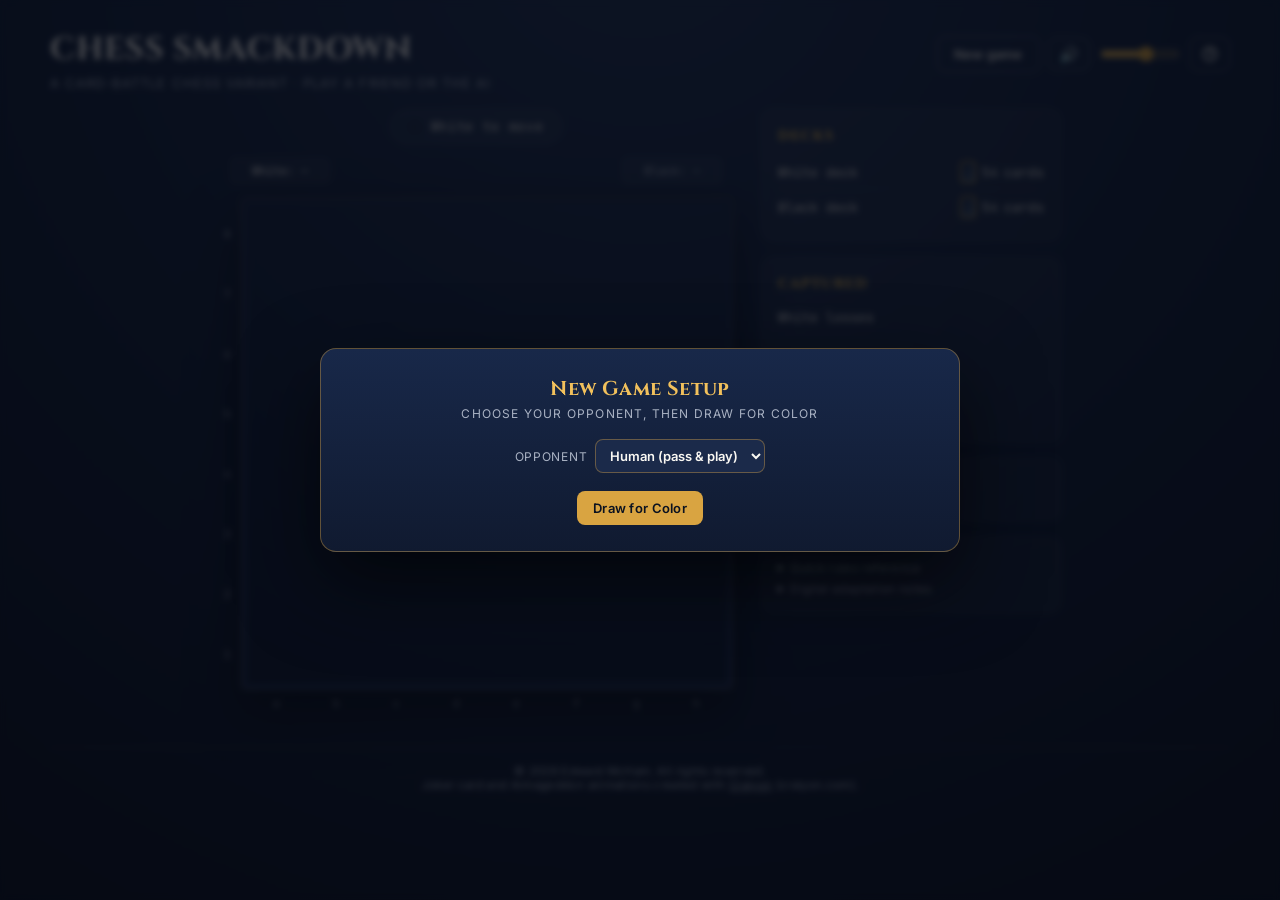
<file: index.html>
<!DOCTYPE html><html lang="en"><head><meta charset="UTF-8"><meta name="viewport" content="width=device-width,initial-scale=1"><title>CHESS SMACKDOWN</title><link rel="preconnect" href="https://fonts.googleapis.com"><link href="https://fonts.googleapis.com/css2?family=Cinzel:wght@500;700&family=Inter:wght@400;500;600;700&family=JetBrains+Mono:wght@500;700&family=Stalinist+One&display=swap" rel="stylesheet"><link rel="stylesheet" href="css/styles.min.css"></head><body><div class="wrap"><header><div><h1>CHESS SMACKDOWN</h1><div class="sub">A card-battle chess variant &middot; play a friend or the AI</div></div><div class="btn-row opponent-row"><button class="ghost" id="newGameBtn">New game</button> <label class="opt-label audio-control"><button class="ghost icon-btn" id="muteBtn" type="button" aria-label="Mute sound">🔊</button> <input type="range" id="volumeSlider" min="0" max="100" value="60" aria-label="Sound volume"></label> <button class="ghost icon-btn" id="helpBtn" type="button" title="Help" aria-label="Help"><img src="assets/icons/help-icon.svg" width="18" height="18" alt="" aria-hidden="true"></button></div></header><div class="layout"><div class="board-panel"><div class="turn-banner"><span class="dot" id="turnDot"></span> <span id="turnLabel">White to move</span> <span class="check-indicator" id="checkIndicator" style="display:none;">Check!</span></div><div class="thinking-banner" id="thinkingBanner"><span class="spinner"></span> Computer is thinking&hellip;</div><div class="last-move-bar"><div class="last-move white-side" id="lastMoveWhite">White: &mdash;</div><div class="last-move black-side" id="lastMoveBlack">Black: &mdash;</div></div><div class="board-coords"><div class="rank-col"><div class="lbl">8</div><div class="lbl">7</div><div class="lbl">6</div><div class="lbl">5</div><div class="lbl">4</div><div class="lbl">3</div><div class="lbl">2</div><div class="lbl">1</div></div><div class="board-col"><div id="board"></div><div class="file-row"><div class="lbl">a</div><div class="lbl">b</div><div class="lbl">c</div><div class="lbl">d</div><div class="lbl">e</div><div class="lbl">f</div><div class="lbl">g</div><div class="lbl">h</div></div></div></div></div><div class="side"><div class="panel"><h3>Decks</h3><div class="deck-row"><span>White deck</span> <span class="deck-stack"><span class="mini-back"></span><span id="deckW">54</span> cards</span></div><div class="deck-row"><span>Black deck</span> <span class="deck-stack"><span class="mini-back"></span><span id="deckB">54</span> cards</span></div></div><div class="panel"><h3>Captured</h3><div class="deck-row" style="border:none;flex-direction:column;align-items:flex-start;gap:4px;"><span>White losses</span><div class="captured" id="capturedW"></div></div><div class="deck-row" style="border:none;flex-direction:column;align-items:flex-start;gap:4px;"><span>Black losses</span><div class="captured" id="capturedB"></div></div></div><div class="panel"><h3>Battle log</h3><div id="log"></div></div><div class="panel"><details><summary>Quick rules reference</summary><div class="rules-body">Tap a piece, then tap a highlighted square to move. Castling and en passant are available when legal — just tap the King two squares toward its Rook, or tap the diagonal square behind a pawn that just double-moved. Moving onto an enemy piece (including en passant) starts a <b>card battle</b>: both players' top face-up card is compared.<table><tr><td><b>Attacker higher</b></td><td>Capture succeeds</td></tr><tr><td><b>Defender higher</b></td><td>Attacker's piece is destroyed</td></tr><tr><td><b>Tie, no Jokers</b></td><td>Nothing happens, turn consumed</td></tr><tr><td><b>Attacker wins with Joker</b></td><td>Capture + 1 bonus piece</td></tr><tr><td><b>Both Jokers</b></td><td>Armageddon — both pieces removed + 3 more each</td></tr><tr><td><b>Attacking a King</b></td><td>3 rounds always played. King wins the majority → attacker destroyed. Attacker wins the majority → King captured, game over. 1-1-1 → tie, nothing moves.</td></tr><tr><td><b>King attacks &amp; loses</b></td><td>King captured — game over</td></tr></table></div></details><details><summary>Digital adaptation notes</summary><div class="rules-body">This build follows <b>03-card-battle.md</b> and related rulebook files, with a few simplifications for a clean two-player build:<br><br>&bull; Castling and en passant follow standard chess rules; since this variant has no check, castling only requires that the King and Rook haven't moved and the squares between are empty.<br>&bull; En passant captures go through the full card battle, same as any other capture.<br>&bull; Pawns reaching the last rank let you choose Queen, Rook, Bishop, or Knight.<br>&bull; The 3 face-down cards are cosmetic; only the real face-up card (drawn from your deck) decides the round.<br>&bull; A King battle plays up to 3 rounds — no sudden death, no replaying ties. If either side wins the first 2 rounds, that's already the majority, so the 3rd round is skipped. Majority of round wins decides it; a 1-1-1 split is a tie and both pieces stay put.<br>&bull; Sniper/Armageddon sub-effects don't trigger on individual rounds inside a King battle — only the overall 3-round result matters.<br>&bull; A King is never removed by Armageddon — only the King-battle rule can capture a King.<br>&bull; If a side has fewer than 3 non-King pieces left when Armageddon triggers, that side just loses whatever it has \u2014 Armageddon itself is never canceled, and a King can end up standing alone.</div></details></div></div></div></div><footer class="site-footer">&copy; <span id="copyYear"></span> Edward McHam. All rights reserved.<br>Joker card and Armageddon animations created with <a href="https://www.craiyon.com" target="_blank" rel="noopener noreferrer" style="color:inherit;">Craiyon</a> (craiyon.com).</footer><div class="overlay" id="battleOverlay"><div class="battle-card"><h2 id="battleTitle">Card battle</h2><div class="king-round-indicator" id="kingRoundIndicator" style="display:none;"></div><div class="vs-label" id="battleSubtitle"></div><div class="hands"><div class="hand"><div class="hand-label" id="attackerLabel">Attacker</div><div class="hand-score" id="attackerScore"></div><div class="facedown-row"><div class="card back"></div><div class="card back"></div><div class="card back"></div></div><div class="faceup-slot" id="attackerFaceup"></div></div><div class="hand"><div class="hand-label" id="defenderLabel">Defender</div><div class="hand-score" id="defenderScore"></div><div class="facedown-row"><div class="card back"></div><div class="card back"></div><div class="card back"></div></div><div class="faceup-slot" id="defenderFaceup"></div></div></div><div class="outcome" id="outcomeText"></div><button id="battleContinueBtn" style="display:none;">OK</button></div></div><div class="armageddon-splash" id="armageddonSplash"><video id="armageddonVideo" muted playsinline preload="auto"></video><button class="armageddon-close" id="armageddonCloseBtn" type="button" aria-label="Close">&times;</button><div class="armageddon-label">АЯМАGЭДДОИ!</div></div><div class="select-banner" id="selectBanner"></div><div class="overlay win-overlay" id="winOverlay"><div class="battle-card"><h2 id="winTitle">Game over</h2><p id="winSub" style="color:var(--text-dim);font-size:13px;margin:10px 0 20px;"></p><div class="btn-row" style="justify-content:center;"><button id="restartBtn">New game</button> <button class="ghost" id="closeAppBtn">Close app</button></div></div></div><div class="overlay" id="promoOverlay"><div class="battle-card" style="max-width:360px;"><h2>Choose promotion</h2><div class="promo-row" id="promoRow"></div></div></div><div class="overlay" id="colorDrawOverlay"><div class="battle-card"><h2>New Game Setup</h2><div id="gameSetupPhase"><div class="vs-label">Choose your opponent, then draw for color</div><div class="setup-controls"><label class="opt-label">Opponent <select id="opponentSelect" class="opt-select"><option value="human">Human (pass &amp; play)</option><option value="ai">Computer</option></select></label> <label class="opt-label" id="aiStyleWrap" style="display:none;">Style <select id="aiStyleSelect" class="opt-select"><option value="random">Random each game</option><option value="aggressive">Aggressive</option><option value="cautious">Cautious</option><option value="reckless">Reckless</option><option value="positional">Positional</option></select></label> <label class="opt-label" id="aiThinkWrap" style="display:none;">Thinking time <select id="aiThinkSelect" class="opt-select"><option value="0">Instant (no lookahead)</option><option value="5">Quick (up to 5s)</option><option value="15">Standard (up to 15s)</option><option value="30">Thorough (up to 30s)</option><option value="60">Deep (up to 1 min)</option><option value="120">Very deep (up to 2 min)</option><option value="180">Maximum (up to 3 min)</option></select></label></div><div class="ai-note" id="aiNote" style="display:none;">Computer opponent uses weighted move-scoring heuristics, not a chess engine — card battles still decide every capture by random draw. With a thinking time set above "Instant", it also searches a few moves ahead, weighing likely outcomes rather than just the current move.</div><button id="startColorDrawBtn">Draw for Color</button></div><div id="colorDrawPhase" style="display:none;"><div class="vs-label">High card picks color</div><div class="hands"><div class="hand"><div class="hand-label">You</div><div class="facedown-row"><div class="card back"></div></div><div class="faceup-slot" id="colorDrawYouFace"></div></div><div class="hand"><div class="hand-label" id="colorDrawOpponentLabel">Computer</div><div class="facedown-row"><div class="card back"></div></div><div class="faceup-slot" id="colorDrawOppFace"></div></div></div><div class="outcome" id="colorDrawOutcome"></div><div class="promo-row" id="colorPickRow" style="display:none;"></div><button id="colorDrawOkBtn" style="display:none;">OK</button></div></div></div><script src="js/game.min.js"></script></body></html>
</file>
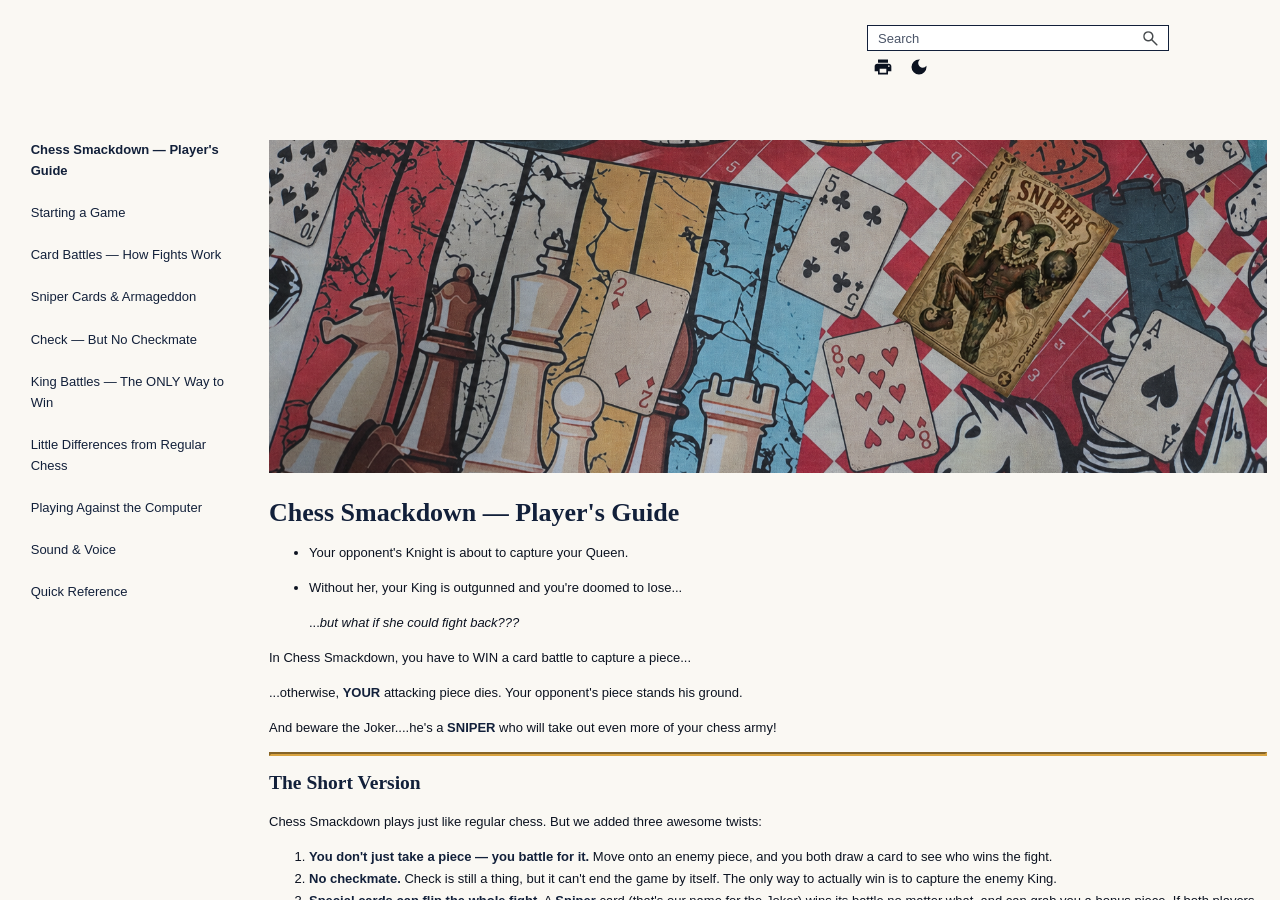
<file: help/Default.htm>
<!DOCTYPE html>
<html data-mc-runtime-file-type="Default" class="_Skins_HTML5___Side_Navigation">
    <head>
        <meta charset="utf-8" />
        <link href="Content/Resources/Branding/Branding.css" rel="stylesheet" />
        <meta http-equiv="X-UA-Compatible" content="IE=Edge" />
        <meta name="viewport" content="width=device-width, initial-scale=1.0" /><title></title>
        <script type="text/javascript" src="Resources/Scripts/jquery.min.js">
        </script>
        <script defer="defer" type="text/javascript" src="Resources/Scripts/plugins.min.js">
        </script>
        <script defer="defer" type="text/javascript" src="Resources/Scripts/require.min.js">
        </script>
        <script defer="defer" type="text/javascript" src="Resources/Scripts/require.config.js">
        </script>
        <script defer="defer" type="text/javascript" src="Resources/Scripts/MadCapAll.js">
        </script>
    </head>
    <body>
    </body>
</html>
</file>
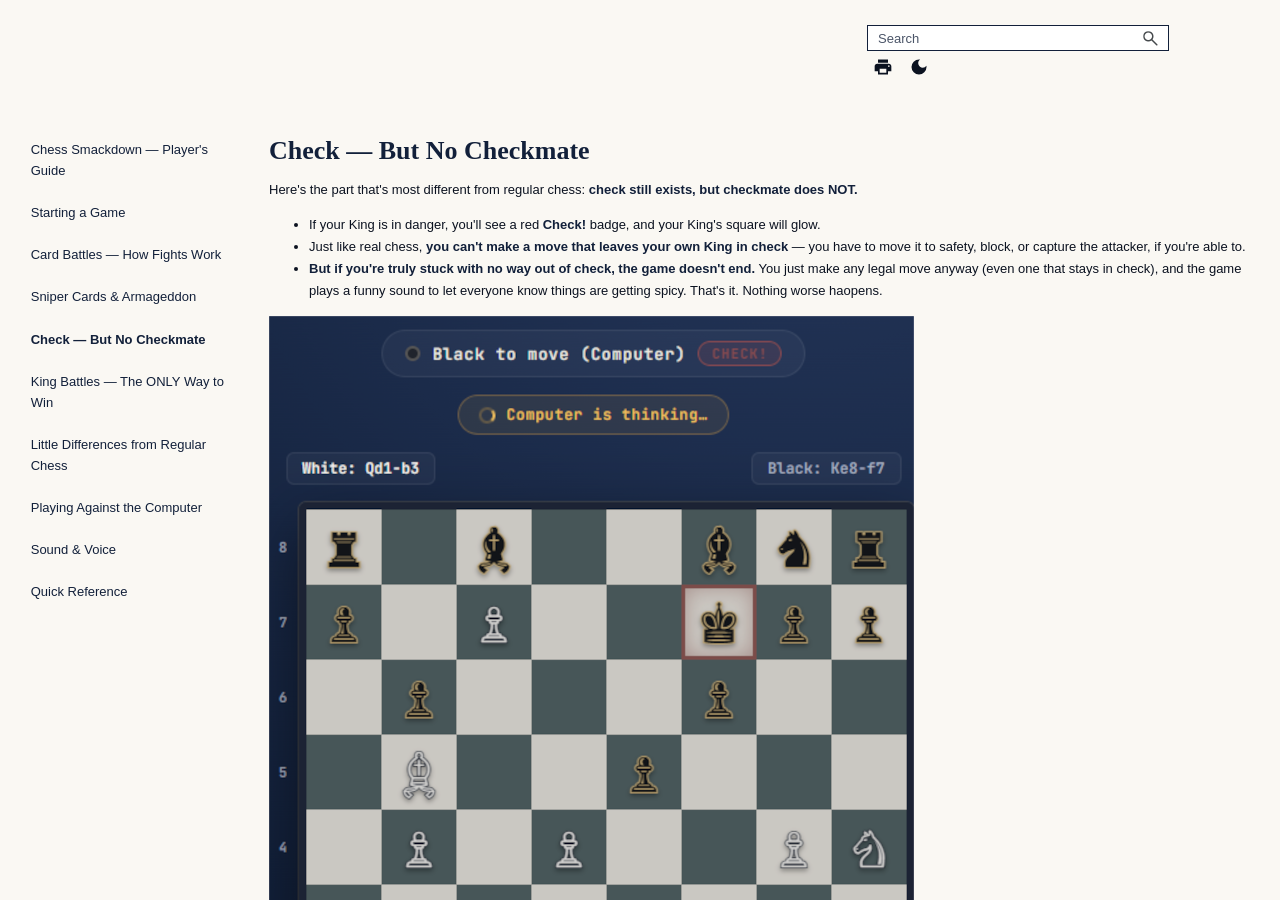
<file: help/Content/Check — But No Checkmate.htm>
<!DOCTYPE html>
<html xmlns:MadCap="http://www.madcapsoftware.com/Schemas/MadCap.xsd" class="_Skins_HTML5___Side_Navigation" lang="en-US" xml:lang="en-US" data-mc-search-type="Stem" data-mc-help-system-file-name="Default.xml" data-mc-path-to-help-system="../" data-mc-has-content-body="True" data-mc-target-type="WebHelp2" data-mc-runtime-file-type="Topic;Default" data-mc-preload-images="false" data-mc-in-preview-mode="false" data-mc-toc-path="">
    <head>
        <meta name="viewport" content="width=device-width, initial-scale=1.0" />
        <meta charset="utf-8" />
        <meta http-equiv="Content-Type" content="text/html; charset=utf-8" />
        <link href="../Skins/Default/Stylesheets/Slideshow.css" rel="stylesheet" type="text/css" data-mc-generated="True" />
        <link href="../Skins/Default/Stylesheets/TextEffects.css" rel="stylesheet" type="text/css" data-mc-generated="True" />
        <link href="../Skins/Default/Stylesheets/Topic.css" rel="stylesheet" type="text/css" data-mc-generated="True" />
        <link href="../Skins/Default/Stylesheets/Components/Styles.css" rel="stylesheet" type="text/css" data-mc-generated="True" />
        <link href="../Skins/Default/Stylesheets/Components/Tablet.css" rel="stylesheet" type="text/css" data-mc-generated="True" />
        <link href="../Skins/Default/Stylesheets/Components/Mobile.css" rel="stylesheet" type="text/css" data-mc-generated="True" />
        <link href="../Skins/Default/Stylesheets/Components/Print.css" rel="stylesheet" type="text/css" data-mc-generated="True" />
        <link href="../Skins/Fluid/Stylesheets/foundation.6.2.3.css" rel="stylesheet" type="text/css" data-mc-generated="True" />
        <link href="../Skins/Fluid/Stylesheets/Styles.css" rel="stylesheet" type="text/css" data-mc-generated="True" />
        <link href="../Skins/Fluid/Stylesheets/Tablet.css" rel="stylesheet" type="text/css" data-mc-generated="True" />
        <link href="../Skins/Fluid/Stylesheets/Mobile.css" rel="stylesheet" type="text/css" data-mc-generated="True" />
        <link href="../Skins/Fluid/Stylesheets/Print.css" rel="stylesheet" type="text/css" data-mc-generated="True" /><title>Check — But No Checkmate</title>
        <link href="Resources/Branding/Branding.css" rel="stylesheet" />
        <script src="../Resources/Scripts/jquery.min.js" type="text/javascript">
        </script>
        <script src="../Resources/Scripts/purify.min.js" type="text/javascript" defer="defer">
        </script>
        <script src="../Resources/Scripts/require.min.js" type="text/javascript" defer="defer">
        </script>
        <script src="../Resources/Scripts/require.config.js" type="text/javascript" defer="defer">
        </script>
        <script src="../Resources/Scripts/foundation.6.2.3_custom.js" type="text/javascript" defer="defer">
        </script>
        <script src="../Resources/Scripts/plugins.min.js" type="text/javascript" defer="defer">
        </script>
        <script src="../Resources/Scripts/MadCapAll.js" type="text/javascript" defer="defer">
        </script>
    </head>
    <body>
        <div class="foundation-wrap off-canvas-wrapper">
            <div class="off-canvas-wrapper-inner" data-off-canvas-wrapper="">
                <aside class="off-canvas position-left" role="complementary" id="offCanvas" data-off-canvas="" data-position="left" data-mc-ignore="true">
                    <ul class="off-canvas-accordion vertical menu off-canvas-list" data-accordion-menu="" data-mc-back-link="Back" data-mc-css-tree-node-expanded="is-accordion-submenu-parent" data-mc-css-tree-node-collapsed="is-accordion-submenu-parent" data-mc-css-sub-menu="vertical menu is-accordion-submenu nested" data-mc-include-indicator="False" data-mc-include-icon="False" data-mc-include-parent-link="True" data-mc-include-back="False" data-mc-defer-expand-event="True" data-mc-expanded-event="down.zf.accordionMenu up.zf.accordionMenu" data-mc-expand-event="click.zf.accordionMenu" data-mc-toc="True">
                    </ul>
                </aside>
                <div class="off-canvas-content inner-wrap" data-off-canvas-content="">
                    <div data-sticky-container="" class="title-bar-container">
                        <nav class="title-bar tab-bar sticky" aria-label="Main navigation and search" data-sticky="" data-options="marginTop:0" style="width:100%" data-sticky-on="only screen and (max-width: 1279px)" data-mc-ignore="true"><a class="skip-to-content fluid-skip showOnFocus" href="#">Skip To Main Content</a>
                            <div class="middle title-bar-section outer-row clearfix">
                                <div class="menu-icon-container relative clearfix">
                                    <div class="central-account-wrapper">
                                        <div class="central-dropdown"><a class="central-account-drop"><span class="central-account-image"></span><span class="central-account-text">Account</span></a>
                                            <div class="central-dropdown-content"><a class="MCCentralLink central-dropdown-content-settings">Settings</a>
                                                <hr class="central-separator" /><a class="MCCentralLink central-dropdown-content-logout">Logout</a>
                                            </div>
                                        </div>
                                    </div>
                                    <button class="menu-icon" aria-label="Show Navigation Panel" data-toggle="offCanvas"><span></span>
                                    </button>
                                </div>
                            </div>
                            <div class="title-bar-layout outer-row">
                                <div class="logo-wrapper"><a class="logo" href="Chess Smackdown — Players Guide.htm" alt="Logo"></a>
                                </div>
                                <div class="navigation-wrapper nocontent">
                                    <ul class="navigation clearfix" data-mc-css-tree-node-has-children="has-children" data-mc-css-sub-menu="sub-menu" data-mc-expand-event="mouseenter" data-mc-top-nav-menu="True" data-mc-max-depth="3" data-mc-include-icon="False" data-mc-include-indicator="False" data-mc-include-children="True" data-mc-include-siblings="True" data-mc-include-parent="True" data-mc-toc="True">
                                        <li class="placeholder" style="visibility:hidden"><a>placeholder</a>
                                        </li>
                                    </ul>
                                </div>
                                <div class="central-account-wrapper">
                                    <div class="central-dropdown"><a class="central-account-drop"><span class="central-account-image"></span><span class="central-account-text">Account</span></a>
                                        <div class="central-dropdown-content"><a class="MCCentralLink central-dropdown-content-settings">Settings</a>
                                            <hr class="central-separator" /><a class="MCCentralLink central-dropdown-content-logout">Logout</a>
                                        </div>
                                    </div>
                                </div>
                                <div class="nav-search-wrapper">
                                    <div class="nav-search row">
                                        <form class="search" action="#">
                                            <div class="search-bar search-bar-container needs-pie">
                                                <input class="search-field needs-pie" type="search" aria-label="Search Field" placeholder="Search" />
                                                <div class="search-filter-wrapper"><span class="invisible-label" id="search-filters-label">Filter: </span>
                                                    <div class="search-filter" aria-haspopup="true" aria-controls="sf-content" aria-expanded="false" aria-label="Search Filter" title="All Files" role="button" tabindex="0">
                                                    </div>
                                                    <div class="search-filter-content" id="sf-content">
                                                        <ul>
                                                            <li>
                                                                <button class="mc-dropdown-item" aria-labelledby="search-filters-label filterSelectorLabel-00001"><span id="filterSelectorLabel-00001">All Files</span>
                                                                </button>
                                                            </li>
                                                        </ul>
                                                    </div>
                                                </div>
                                                <div class="search-submit-wrapper" dir="ltr">
                                                    <div class="search-submit" title="Search" role="button" tabindex="0"><span class="invisible-label">Submit Search</span>
                                                    </div>
                                                </div>
                                            </div>
                                        </form>
                                    </div>
                                </div>
                            </div>
                        </nav>
                    </div>
                    <div class="main-section">
                        <div class="row outer-row sidenav-layout">
                            <nav class="sidenav-wrapper">
                                <div class="sidenav-container">
                                    <ul class="off-canvas-accordion vertical menu sidenav" data-accordion-menu="" data-mc-css-tree-node-expanded="is-accordion-submenu-parent" data-mc-css-tree-node-collapsed="is-accordion-submenu-parent" data-mc-css-sub-menu="vertical menu accordion-menu is-accordion-submenu nested" data-mc-include-indicator="False" data-mc-include-icon="False" data-mc-include-parent-link="False" data-mc-include-back="False" data-mc-defer-expand-event="True" data-mc-expanded-event="down.zf.accordionMenu up.zf.accordionMenu" data-mc-expand-event="click.zf.accordionMenu" data-mc-toc="True" data-mc-side-nav-menu="True">
                                    </ul>
                                </div>
                            </nav>
                            <div class="body-container">
                                <div id="mc-main-content" role="main" data-mc-content-body="True">
                                    <h1 id="check-but-no-checkmate">Check — But No Checkmate</h1>
                                    <p>Here's the part that's most different from regular chess: <strong>check still exists, but checkmate does NOT.</strong></p>
                                    <ul>
                                        <li>If your King is in danger, you'll see a red <strong>Check!</strong> badge, and your King's square will glow.</li>
                                        <li>Just like real chess, <strong>you can't make a move that leaves your own King in check</strong> — you have to move it to safety, block, or capture the attacker, if you're able to.</li>
                                        <li><strong>But if you're truly stuck with no way out of check, the game doesn't end.</strong> You just make any legal move anyway (even one that stays in check), and the game plays a funny sound to let everyone know things are getting spicy. That's it. Nothing worse haopens.</li>
                                    </ul>
                                    <p>
                                        <img src="img/king_in_check.png" alt="King in check" />
                                    </p>
                                    <hr width="100%" size="0" align="center" />
                                    <script src="Resources/Scripts/uc-bootstrap.js">
                                    </script>
                                </div>
                            </div>
                        </div>
                    </div><a data-close="true"></a>
                </div>
            </div>
        </div>
    </body>
</html>
</file>
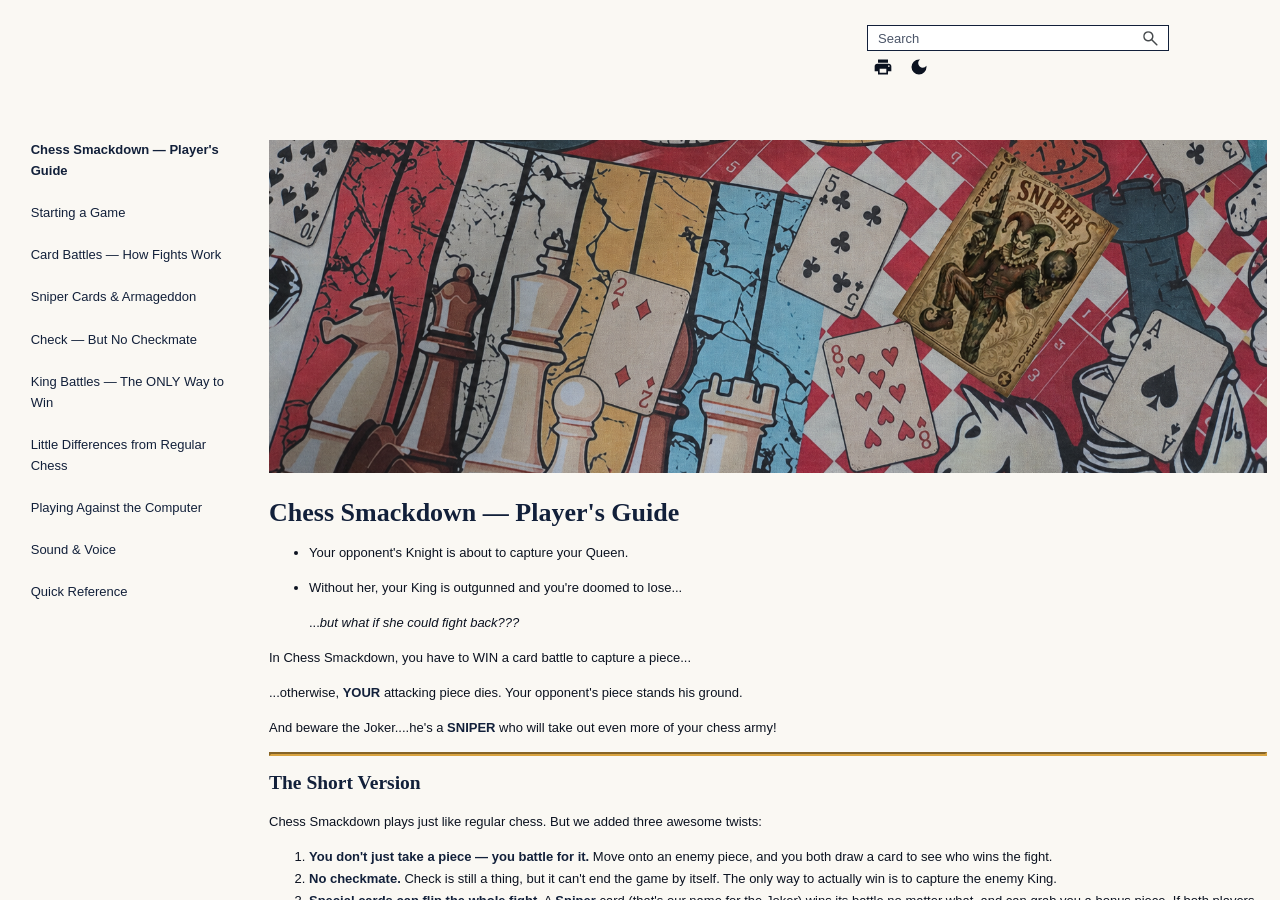
<file: help/Content/Chess Smackdown — Players Guide.htm>
<!DOCTYPE html>
<html xmlns:MadCap="http://www.madcapsoftware.com/Schemas/MadCap.xsd" class="_Skins_HTML5___Side_Navigation" lang="en-US" xml:lang="en-US" data-mc-search-type="Stem" data-mc-help-system-file-name="Default.xml" data-mc-path-to-help-system="../" data-mc-has-content-body="True" data-mc-target-type="WebHelp2" data-mc-runtime-file-type="Topic;Default" data-mc-preload-images="false" data-mc-in-preview-mode="false" data-mc-toc-path="">
    <head>
        <meta name="viewport" content="width=device-width, initial-scale=1.0" />
        <meta charset="utf-8" />
        <meta http-equiv="Content-Type" content="text/html; charset=utf-8" />
        <link href="../Skins/Default/Stylesheets/Slideshow.css" rel="stylesheet" type="text/css" data-mc-generated="True" />
        <link href="../Skins/Default/Stylesheets/TextEffects.css" rel="stylesheet" type="text/css" data-mc-generated="True" />
        <link href="../Skins/Default/Stylesheets/Topic.css" rel="stylesheet" type="text/css" data-mc-generated="True" />
        <link href="../Skins/Default/Stylesheets/Components/Styles.css" rel="stylesheet" type="text/css" data-mc-generated="True" />
        <link href="../Skins/Default/Stylesheets/Components/Tablet.css" rel="stylesheet" type="text/css" data-mc-generated="True" />
        <link href="../Skins/Default/Stylesheets/Components/Mobile.css" rel="stylesheet" type="text/css" data-mc-generated="True" />
        <link href="../Skins/Default/Stylesheets/Components/Print.css" rel="stylesheet" type="text/css" data-mc-generated="True" />
        <link href="../Skins/Fluid/Stylesheets/foundation.6.2.3.css" rel="stylesheet" type="text/css" data-mc-generated="True" />
        <link href="../Skins/Fluid/Stylesheets/Styles.css" rel="stylesheet" type="text/css" data-mc-generated="True" />
        <link href="../Skins/Fluid/Stylesheets/Tablet.css" rel="stylesheet" type="text/css" data-mc-generated="True" />
        <link href="../Skins/Fluid/Stylesheets/Mobile.css" rel="stylesheet" type="text/css" data-mc-generated="True" />
        <link href="../Skins/Fluid/Stylesheets/Print.css" rel="stylesheet" type="text/css" data-mc-generated="True" />
        <link href="Resources/Branding/Branding.css" rel="stylesheet" type="text/css" /><title> Chess Smackdown — Player's Guide</title>
        <script src="../Resources/Scripts/jquery.min.js" type="text/javascript">
        </script>
        <script src="../Resources/Scripts/purify.min.js" type="text/javascript" defer="defer">
        </script>
        <script src="../Resources/Scripts/require.min.js" type="text/javascript" defer="defer">
        </script>
        <script src="../Resources/Scripts/require.config.js" type="text/javascript" defer="defer">
        </script>
        <script src="../Resources/Scripts/foundation.6.2.3_custom.js" type="text/javascript" defer="defer">
        </script>
        <script src="../Resources/Scripts/plugins.min.js" type="text/javascript" defer="defer">
        </script>
        <script src="../Resources/Scripts/MadCapAll.js" type="text/javascript" defer="defer">
        </script>
    </head>
    <body>
        <div class="foundation-wrap off-canvas-wrapper">
            <div class="off-canvas-wrapper-inner" data-off-canvas-wrapper="">
                <aside class="off-canvas position-left" role="complementary" id="offCanvas" data-off-canvas="" data-position="left" data-mc-ignore="true">
                    <ul class="off-canvas-accordion vertical menu off-canvas-list" data-accordion-menu="" data-mc-back-link="Back" data-mc-css-tree-node-expanded="is-accordion-submenu-parent" data-mc-css-tree-node-collapsed="is-accordion-submenu-parent" data-mc-css-sub-menu="vertical menu is-accordion-submenu nested" data-mc-include-indicator="False" data-mc-include-icon="False" data-mc-include-parent-link="True" data-mc-include-back="False" data-mc-defer-expand-event="True" data-mc-expanded-event="down.zf.accordionMenu up.zf.accordionMenu" data-mc-expand-event="click.zf.accordionMenu" data-mc-toc="True">
                    </ul>
                </aside>
                <div class="off-canvas-content inner-wrap" data-off-canvas-content="">
                    <div data-sticky-container="" class="title-bar-container">
                        <nav class="title-bar tab-bar sticky" aria-label="Main navigation and search" data-sticky="" data-options="marginTop:0" style="width:100%" data-sticky-on="only screen and (max-width: 1279px)" data-mc-ignore="true"><a class="skip-to-content fluid-skip showOnFocus" href="#">Skip To Main Content</a>
                            <div class="middle title-bar-section outer-row clearfix">
                                <div class="menu-icon-container relative clearfix">
                                    <div class="central-account-wrapper">
                                        <div class="central-dropdown"><a class="central-account-drop"><span class="central-account-image"></span><span class="central-account-text">Account</span></a>
                                            <div class="central-dropdown-content"><a class="MCCentralLink central-dropdown-content-settings">Settings</a>
                                                <hr class="central-separator" /><a class="MCCentralLink central-dropdown-content-logout">Logout</a>
                                            </div>
                                        </div>
                                    </div>
                                    <button class="menu-icon" aria-label="Show Navigation Panel" data-toggle="offCanvas"><span></span>
                                    </button>
                                </div>
                            </div>
                            <div class="title-bar-layout outer-row">
                                <div class="logo-wrapper"><a class="logo selected" href="#" alt="Logo"></a>
                                </div>
                                <div class="navigation-wrapper nocontent">
                                    <ul class="navigation clearfix" data-mc-css-tree-node-has-children="has-children" data-mc-css-sub-menu="sub-menu" data-mc-expand-event="mouseenter" data-mc-top-nav-menu="True" data-mc-max-depth="3" data-mc-include-icon="False" data-mc-include-indicator="False" data-mc-include-children="True" data-mc-include-siblings="True" data-mc-include-parent="True" data-mc-toc="True">
                                        <li class="placeholder" style="visibility:hidden"><a>placeholder</a>
                                        </li>
                                    </ul>
                                </div>
                                <div class="central-account-wrapper">
                                    <div class="central-dropdown"><a class="central-account-drop"><span class="central-account-image"></span><span class="central-account-text">Account</span></a>
                                        <div class="central-dropdown-content"><a class="MCCentralLink central-dropdown-content-settings">Settings</a>
                                            <hr class="central-separator" /><a class="MCCentralLink central-dropdown-content-logout">Logout</a>
                                        </div>
                                    </div>
                                </div>
                                <div class="nav-search-wrapper">
                                    <div class="nav-search row">
                                        <form class="search" action="#">
                                            <div class="search-bar search-bar-container needs-pie">
                                                <input class="search-field needs-pie" type="search" aria-label="Search Field" placeholder="Search" />
                                                <div class="search-filter-wrapper"><span class="invisible-label" id="search-filters-label">Filter: </span>
                                                    <div class="search-filter" aria-haspopup="true" aria-controls="sf-content" aria-expanded="false" aria-label="Search Filter" title="All Files" role="button" tabindex="0">
                                                    </div>
                                                    <div class="search-filter-content" id="sf-content">
                                                        <ul>
                                                            <li>
                                                                <button class="mc-dropdown-item" aria-labelledby="search-filters-label filterSelectorLabel-00001"><span id="filterSelectorLabel-00001">All Files</span>
                                                                </button>
                                                            </li>
                                                        </ul>
                                                    </div>
                                                </div>
                                                <div class="search-submit-wrapper" dir="ltr">
                                                    <div class="search-submit" title="Search" role="button" tabindex="0"><span class="invisible-label">Submit Search</span>
                                                    </div>
                                                </div>
                                            </div>
                                        </form>
                                    </div>
                                </div>
                            </div>
                        </nav>
                    </div>
                    <div class="main-section">
                        <div class="row outer-row sidenav-layout">
                            <nav class="sidenav-wrapper">
                                <div class="sidenav-container">
                                    <ul class="off-canvas-accordion vertical menu sidenav" data-accordion-menu="" data-mc-css-tree-node-expanded="is-accordion-submenu-parent" data-mc-css-tree-node-collapsed="is-accordion-submenu-parent" data-mc-css-sub-menu="vertical menu accordion-menu is-accordion-submenu nested" data-mc-include-indicator="False" data-mc-include-icon="False" data-mc-include-parent-link="False" data-mc-include-back="False" data-mc-defer-expand-event="True" data-mc-expanded-event="down.zf.accordionMenu up.zf.accordionMenu" data-mc-expand-event="click.zf.accordionMenu" data-mc-toc="True" data-mc-side-nav-menu="True">
                                    </ul>
                                </div>
                            </nav>
                            <div class="body-container">
                                <div id="mc-main-content" role="main" data-mc-content-body="True">
                                    <h1 id="chess-smackdown-players-guide">
                                        <img src="img/chess_smackdown_banner.png" alt="CHESS SMACKDOWN!" /> Chess Smackdown — Player's Guide</h1>
                                    <ul>
                                        <li>
                                            <p>Your opponent's Knight is about to capture your Queen.</p>
                                        </li>
                                        <li>
                                            <p>Without her, your King is outgunned and you're doomed to lose...</p>
                                            <p>...<em>but what if she could fight back???</em></p>
                                        </li>
                                    </ul>
                                    <p>In Chess Smackdown, you have to WIN a card battle to capture a piece...</p>
                                    <p>...otherwise, <strong>YOUR</strong> attacking piece dies. Your opponent's piece stands his ground.</p>
                                    <p>And beware the Joker....he's a <strong>SNIPER</strong> who will take out even more of your chess army!</p>
                                    <hr width="100%" size="0" align="center" />
                                    <h2 id="the-short-version">The Short Version</h1>
                                    <p>Chess Smackdown plays just like regular chess. But we added three awesome twists:</p>
                                    <ol>
                                        <li value="1"><strong>You don't just take a piece — you battle for it.</strong> Move onto an enemy piece, and you both draw a card to see who wins the fight.</li>
                                        <li value="2"><strong>No checkmate.</strong> Check is still a thing, but it can't end the game by itself. The only way to actually win is to capture the enemy King.</li>
                                        <li value="3"><strong>Special cards can flip the whole fight.</strong> A <strong>Sniper</strong> card (that's our name for the Joker) wins its battle no matter what, and can grab you a bonus piece. If both players draw a Sniper at the same time... buckle up. That's <strong>Armageddon</strong>.</li>
                                    </ol>
                                    <p>Everything else works exactly like the chess you already know — castling, en passant, pawn promotion, all of it. A few tiny tweaks are explained near the bottom.</p>
                                    <p>
                                        <img src="img/new_game_board.png" alt="New Game Board" />
                                    </p>
                                    <hr width="100%" size="0" align="center" />
                                    <script src="Resources/Scripts/uc-bootstrap.js">
                                    </script>
                                </div>
                            </div>
                        </div>
                    </div><a data-close="true"></a>
                </div>
            </div>
        </div>
    </body>
</html>
</file>
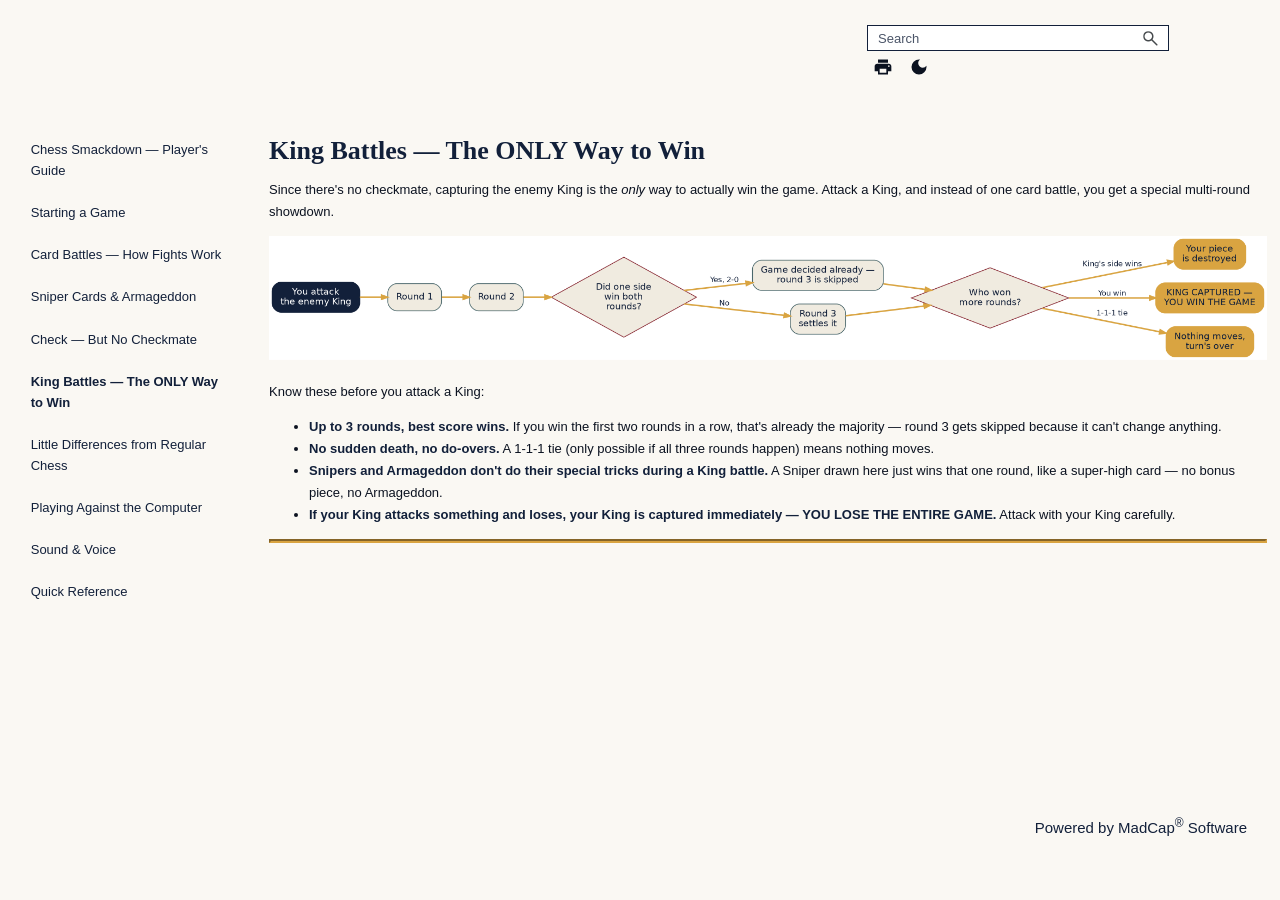
<file: help/Content/King Battles — The ONLY Way.htm>
<!DOCTYPE html>
<html xmlns:MadCap="http://www.madcapsoftware.com/Schemas/MadCap.xsd" class="_Skins_HTML5___Side_Navigation" lang="en-US" xml:lang="en-US" data-mc-search-type="Stem" data-mc-help-system-file-name="Default.xml" data-mc-path-to-help-system="../" data-mc-has-content-body="True" data-mc-target-type="WebHelp2" data-mc-runtime-file-type="Topic;Default" data-mc-preload-images="false" data-mc-in-preview-mode="false" data-mc-toc-path="">
    <head>
        <meta name="viewport" content="width=device-width, initial-scale=1.0" />
        <meta charset="utf-8" />
        <meta http-equiv="Content-Type" content="text/html; charset=utf-8" />
        <link href="../Skins/Default/Stylesheets/Slideshow.css" rel="stylesheet" type="text/css" data-mc-generated="True" />
        <link href="../Skins/Default/Stylesheets/TextEffects.css" rel="stylesheet" type="text/css" data-mc-generated="True" />
        <link href="../Skins/Default/Stylesheets/Topic.css" rel="stylesheet" type="text/css" data-mc-generated="True" />
        <link href="../Skins/Default/Stylesheets/Components/Styles.css" rel="stylesheet" type="text/css" data-mc-generated="True" />
        <link href="../Skins/Default/Stylesheets/Components/Tablet.css" rel="stylesheet" type="text/css" data-mc-generated="True" />
        <link href="../Skins/Default/Stylesheets/Components/Mobile.css" rel="stylesheet" type="text/css" data-mc-generated="True" />
        <link href="../Skins/Default/Stylesheets/Components/Print.css" rel="stylesheet" type="text/css" data-mc-generated="True" />
        <link href="../Skins/Fluid/Stylesheets/foundation.6.2.3.css" rel="stylesheet" type="text/css" data-mc-generated="True" />
        <link href="../Skins/Fluid/Stylesheets/Styles.css" rel="stylesheet" type="text/css" data-mc-generated="True" />
        <link href="../Skins/Fluid/Stylesheets/Tablet.css" rel="stylesheet" type="text/css" data-mc-generated="True" />
        <link href="../Skins/Fluid/Stylesheets/Mobile.css" rel="stylesheet" type="text/css" data-mc-generated="True" />
        <link href="../Skins/Fluid/Stylesheets/Print.css" rel="stylesheet" type="text/css" data-mc-generated="True" /><title>King Battles — The ONLY Way to Win</title>
        <link href="Resources/Branding/Branding.css" rel="stylesheet" />
        <script src="../Resources/Scripts/jquery.min.js" type="text/javascript">
        </script>
        <script src="../Resources/Scripts/purify.min.js" type="text/javascript" defer="defer">
        </script>
        <script src="../Resources/Scripts/require.min.js" type="text/javascript" defer="defer">
        </script>
        <script src="../Resources/Scripts/require.config.js" type="text/javascript" defer="defer">
        </script>
        <script src="../Resources/Scripts/foundation.6.2.3_custom.js" type="text/javascript" defer="defer">
        </script>
        <script src="../Resources/Scripts/plugins.min.js" type="text/javascript" defer="defer">
        </script>
        <script src="../Resources/Scripts/MadCapAll.js" type="text/javascript" defer="defer">
        </script>
    </head>
    <body>
        <div class="foundation-wrap off-canvas-wrapper">
            <div class="off-canvas-wrapper-inner" data-off-canvas-wrapper="">
                <aside class="off-canvas position-left" role="complementary" id="offCanvas" data-off-canvas="" data-position="left" data-mc-ignore="true">
                    <ul class="off-canvas-accordion vertical menu off-canvas-list" data-accordion-menu="" data-mc-back-link="Back" data-mc-css-tree-node-expanded="is-accordion-submenu-parent" data-mc-css-tree-node-collapsed="is-accordion-submenu-parent" data-mc-css-sub-menu="vertical menu is-accordion-submenu nested" data-mc-include-indicator="False" data-mc-include-icon="False" data-mc-include-parent-link="True" data-mc-include-back="False" data-mc-defer-expand-event="True" data-mc-expanded-event="down.zf.accordionMenu up.zf.accordionMenu" data-mc-expand-event="click.zf.accordionMenu" data-mc-toc="True">
                    </ul>
                </aside>
                <div class="off-canvas-content inner-wrap" data-off-canvas-content="">
                    <div data-sticky-container="" class="title-bar-container">
                        <nav class="title-bar tab-bar sticky" aria-label="Main navigation and search" data-sticky="" data-options="marginTop:0" style="width:100%" data-sticky-on="only screen and (max-width: 1279px)" data-mc-ignore="true"><a class="skip-to-content fluid-skip showOnFocus" href="#">Skip To Main Content</a>
                            <div class="middle title-bar-section outer-row clearfix">
                                <div class="menu-icon-container relative clearfix">
                                    <div class="central-account-wrapper">
                                        <div class="central-dropdown"><a class="central-account-drop"><span class="central-account-image"></span><span class="central-account-text">Account</span></a>
                                            <div class="central-dropdown-content"><a class="MCCentralLink central-dropdown-content-settings">Settings</a>
                                                <hr class="central-separator" /><a class="MCCentralLink central-dropdown-content-logout">Logout</a>
                                            </div>
                                        </div>
                                    </div>
                                    <button class="menu-icon" aria-label="Show Navigation Panel" data-toggle="offCanvas"><span></span>
                                    </button>
                                </div>
                            </div>
                            <div class="title-bar-layout outer-row">
                                <div class="logo-wrapper"><a class="logo" href="Chess Smackdown — Players Guide.htm" alt="Logo"></a>
                                </div>
                                <div class="navigation-wrapper nocontent">
                                    <ul class="navigation clearfix" data-mc-css-tree-node-has-children="has-children" data-mc-css-sub-menu="sub-menu" data-mc-expand-event="mouseenter" data-mc-top-nav-menu="True" data-mc-max-depth="3" data-mc-include-icon="False" data-mc-include-indicator="False" data-mc-include-children="True" data-mc-include-siblings="True" data-mc-include-parent="True" data-mc-toc="True">
                                        <li class="placeholder" style="visibility:hidden"><a>placeholder</a>
                                        </li>
                                    </ul>
                                </div>
                                <div class="central-account-wrapper">
                                    <div class="central-dropdown"><a class="central-account-drop"><span class="central-account-image"></span><span class="central-account-text">Account</span></a>
                                        <div class="central-dropdown-content"><a class="MCCentralLink central-dropdown-content-settings">Settings</a>
                                            <hr class="central-separator" /><a class="MCCentralLink central-dropdown-content-logout">Logout</a>
                                        </div>
                                    </div>
                                </div>
                                <div class="nav-search-wrapper">
                                    <div class="nav-search row">
                                        <form class="search" action="#">
                                            <div class="search-bar search-bar-container needs-pie">
                                                <input class="search-field needs-pie" type="search" aria-label="Search Field" placeholder="Search" />
                                                <div class="search-filter-wrapper"><span class="invisible-label" id="search-filters-label">Filter: </span>
                                                    <div class="search-filter" aria-haspopup="true" aria-controls="sf-content" aria-expanded="false" aria-label="Search Filter" title="All Files" role="button" tabindex="0">
                                                    </div>
                                                    <div class="search-filter-content" id="sf-content">
                                                        <ul>
                                                            <li>
                                                                <button class="mc-dropdown-item" aria-labelledby="search-filters-label filterSelectorLabel-00001"><span id="filterSelectorLabel-00001">All Files</span>
                                                                </button>
                                                            </li>
                                                        </ul>
                                                    </div>
                                                </div>
                                                <div class="search-submit-wrapper" dir="ltr">
                                                    <div class="search-submit" title="Search" role="button" tabindex="0"><span class="invisible-label">Submit Search</span>
                                                    </div>
                                                </div>
                                            </div>
                                        </form>
                                    </div>
                                </div>
                            </div>
                        </nav>
                    </div>
                    <div class="main-section">
                        <div class="row outer-row sidenav-layout">
                            <nav class="sidenav-wrapper">
                                <div class="sidenav-container">
                                    <ul class="off-canvas-accordion vertical menu sidenav" data-accordion-menu="" data-mc-css-tree-node-expanded="is-accordion-submenu-parent" data-mc-css-tree-node-collapsed="is-accordion-submenu-parent" data-mc-css-sub-menu="vertical menu accordion-menu is-accordion-submenu nested" data-mc-include-indicator="False" data-mc-include-icon="False" data-mc-include-parent-link="False" data-mc-include-back="False" data-mc-defer-expand-event="True" data-mc-expanded-event="down.zf.accordionMenu up.zf.accordionMenu" data-mc-expand-event="click.zf.accordionMenu" data-mc-toc="True" data-mc-side-nav-menu="True">
                                    </ul>
                                </div>
                            </nav>
                            <div class="body-container">
                                <div id="mc-main-content" role="main" data-mc-content-body="True">
                                    <h1 id="king-battles-the-only-way-to-win">King Battles — The ONLY Way to Win</h1>
                                    <p>Since there's no checkmate, capturing the enemy King is the <em>only</em> way to actually win the game. Attack a King, and instead of one card battle, you get a special multi-round showdown.</p>
                                    <p>
                                        <img src="img/king_battle_flow.png" alt="King battle flow" />
                                    </p>
                                    <p>Know these before you attack a King:</p>
                                    <ul>
                                        <li><strong>Up to 3 rounds, best score wins.</strong> If you win the first two rounds in a row, that's already the majority — round 3 gets skipped because it can't change anything.</li>
                                        <li><strong>No sudden death, no do-overs.</strong> A 1-1-1 tie (only possible if all three rounds happen) means nothing moves.</li>
                                        <li><strong>Snipers and Armageddon don't do their special tricks during a King battle.</strong> A Sniper drawn here just wins that one round, like a super-high card — no bonus piece, no Armageddon.</li>
                                        <li><strong>If your King attacks something and loses, your King is captured immediately — YOU LOSE THE ENTIRE GAME.</strong> Attack with your King carefully.</li>
                                    </ul>
                                    <hr width="100%" size="0" align="center" />
                                    <script src="Resources/Scripts/uc-bootstrap.js">
                                    </script>
                                </div>
                            </div>
                        </div>
                    </div><a data-close="true"></a>
                </div>
            </div>
        </div>
    </body>
</html>
</file>
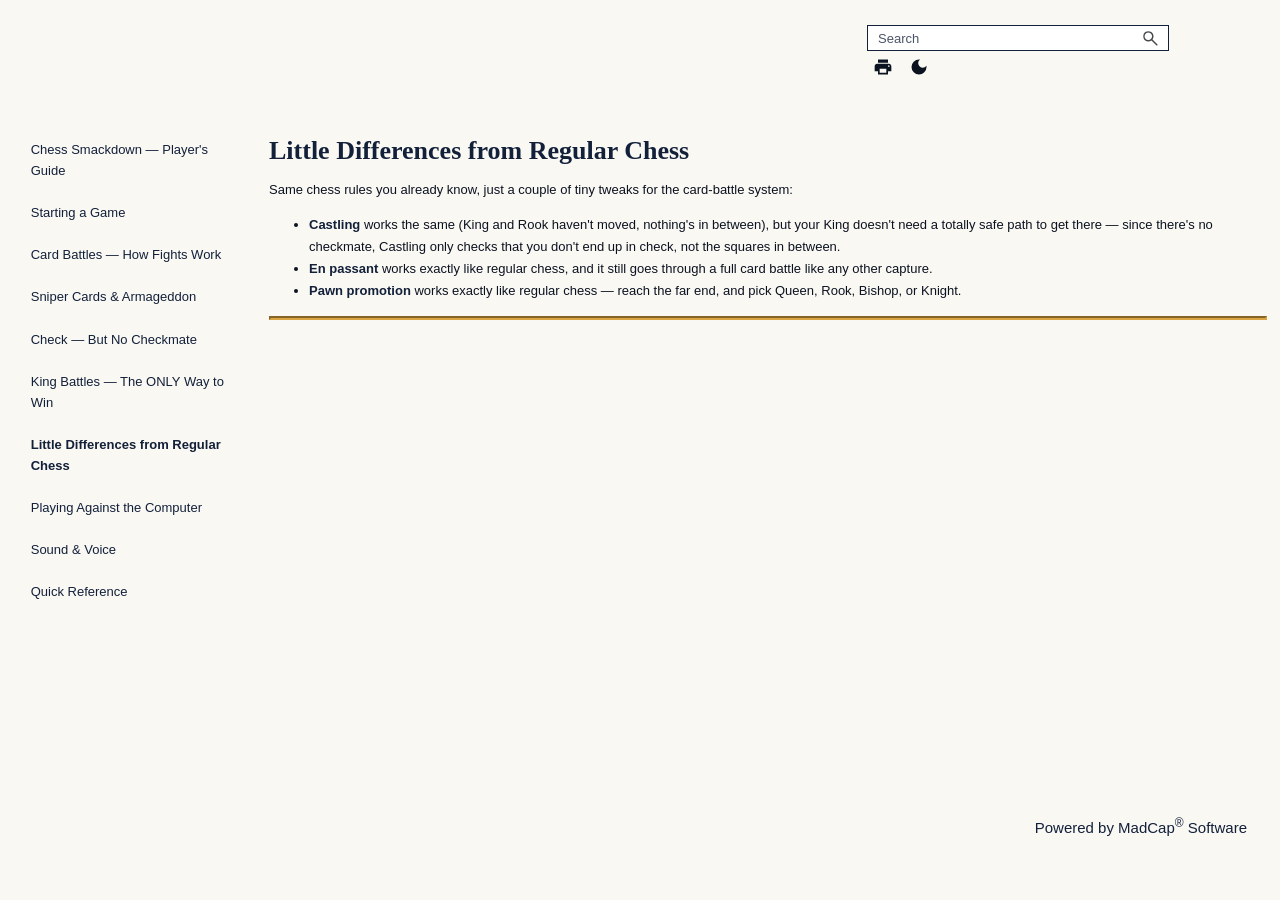
<file: help/Content/Little Differences from Regular.htm>
<!DOCTYPE html>
<html xmlns:MadCap="http://www.madcapsoftware.com/Schemas/MadCap.xsd" class="_Skins_HTML5___Side_Navigation" lang="en-US" xml:lang="en-US" data-mc-search-type="Stem" data-mc-help-system-file-name="Default.xml" data-mc-path-to-help-system="../" data-mc-has-content-body="True" data-mc-target-type="WebHelp2" data-mc-runtime-file-type="Topic;Default" data-mc-preload-images="false" data-mc-in-preview-mode="false" data-mc-toc-path="">
    <head>
        <meta name="viewport" content="width=device-width, initial-scale=1.0" />
        <meta charset="utf-8" />
        <meta http-equiv="Content-Type" content="text/html; charset=utf-8" />
        <link href="../Skins/Default/Stylesheets/Slideshow.css" rel="stylesheet" type="text/css" data-mc-generated="True" />
        <link href="../Skins/Default/Stylesheets/TextEffects.css" rel="stylesheet" type="text/css" data-mc-generated="True" />
        <link href="../Skins/Default/Stylesheets/Topic.css" rel="stylesheet" type="text/css" data-mc-generated="True" />
        <link href="../Skins/Default/Stylesheets/Components/Styles.css" rel="stylesheet" type="text/css" data-mc-generated="True" />
        <link href="../Skins/Default/Stylesheets/Components/Tablet.css" rel="stylesheet" type="text/css" data-mc-generated="True" />
        <link href="../Skins/Default/Stylesheets/Components/Mobile.css" rel="stylesheet" type="text/css" data-mc-generated="True" />
        <link href="../Skins/Default/Stylesheets/Components/Print.css" rel="stylesheet" type="text/css" data-mc-generated="True" />
        <link href="../Skins/Fluid/Stylesheets/foundation.6.2.3.css" rel="stylesheet" type="text/css" data-mc-generated="True" />
        <link href="../Skins/Fluid/Stylesheets/Styles.css" rel="stylesheet" type="text/css" data-mc-generated="True" />
        <link href="../Skins/Fluid/Stylesheets/Tablet.css" rel="stylesheet" type="text/css" data-mc-generated="True" />
        <link href="../Skins/Fluid/Stylesheets/Mobile.css" rel="stylesheet" type="text/css" data-mc-generated="True" />
        <link href="../Skins/Fluid/Stylesheets/Print.css" rel="stylesheet" type="text/css" data-mc-generated="True" /><title>Little Differences from Regular Chess</title>
        <link href="Resources/Branding/Branding.css" rel="stylesheet" />
        <script src="../Resources/Scripts/jquery.min.js" type="text/javascript">
        </script>
        <script src="../Resources/Scripts/purify.min.js" type="text/javascript" defer="defer">
        </script>
        <script src="../Resources/Scripts/require.min.js" type="text/javascript" defer="defer">
        </script>
        <script src="../Resources/Scripts/require.config.js" type="text/javascript" defer="defer">
        </script>
        <script src="../Resources/Scripts/foundation.6.2.3_custom.js" type="text/javascript" defer="defer">
        </script>
        <script src="../Resources/Scripts/plugins.min.js" type="text/javascript" defer="defer">
        </script>
        <script src="../Resources/Scripts/MadCapAll.js" type="text/javascript" defer="defer">
        </script>
    </head>
    <body>
        <div class="foundation-wrap off-canvas-wrapper">
            <div class="off-canvas-wrapper-inner" data-off-canvas-wrapper="">
                <aside class="off-canvas position-left" role="complementary" id="offCanvas" data-off-canvas="" data-position="left" data-mc-ignore="true">
                    <ul class="off-canvas-accordion vertical menu off-canvas-list" data-accordion-menu="" data-mc-back-link="Back" data-mc-css-tree-node-expanded="is-accordion-submenu-parent" data-mc-css-tree-node-collapsed="is-accordion-submenu-parent" data-mc-css-sub-menu="vertical menu is-accordion-submenu nested" data-mc-include-indicator="False" data-mc-include-icon="False" data-mc-include-parent-link="True" data-mc-include-back="False" data-mc-defer-expand-event="True" data-mc-expanded-event="down.zf.accordionMenu up.zf.accordionMenu" data-mc-expand-event="click.zf.accordionMenu" data-mc-toc="True">
                    </ul>
                </aside>
                <div class="off-canvas-content inner-wrap" data-off-canvas-content="">
                    <div data-sticky-container="" class="title-bar-container">
                        <nav class="title-bar tab-bar sticky" aria-label="Main navigation and search" data-sticky="" data-options="marginTop:0" style="width:100%" data-sticky-on="only screen and (max-width: 1279px)" data-mc-ignore="true"><a class="skip-to-content fluid-skip showOnFocus" href="#">Skip To Main Content</a>
                            <div class="middle title-bar-section outer-row clearfix">
                                <div class="menu-icon-container relative clearfix">
                                    <div class="central-account-wrapper">
                                        <div class="central-dropdown"><a class="central-account-drop"><span class="central-account-image"></span><span class="central-account-text">Account</span></a>
                                            <div class="central-dropdown-content"><a class="MCCentralLink central-dropdown-content-settings">Settings</a>
                                                <hr class="central-separator" /><a class="MCCentralLink central-dropdown-content-logout">Logout</a>
                                            </div>
                                        </div>
                                    </div>
                                    <button class="menu-icon" aria-label="Show Navigation Panel" data-toggle="offCanvas"><span></span>
                                    </button>
                                </div>
                            </div>
                            <div class="title-bar-layout outer-row">
                                <div class="logo-wrapper"><a class="logo" href="Chess Smackdown — Players Guide.htm" alt="Logo"></a>
                                </div>
                                <div class="navigation-wrapper nocontent">
                                    <ul class="navigation clearfix" data-mc-css-tree-node-has-children="has-children" data-mc-css-sub-menu="sub-menu" data-mc-expand-event="mouseenter" data-mc-top-nav-menu="True" data-mc-max-depth="3" data-mc-include-icon="False" data-mc-include-indicator="False" data-mc-include-children="True" data-mc-include-siblings="True" data-mc-include-parent="True" data-mc-toc="True">
                                        <li class="placeholder" style="visibility:hidden"><a>placeholder</a>
                                        </li>
                                    </ul>
                                </div>
                                <div class="central-account-wrapper">
                                    <div class="central-dropdown"><a class="central-account-drop"><span class="central-account-image"></span><span class="central-account-text">Account</span></a>
                                        <div class="central-dropdown-content"><a class="MCCentralLink central-dropdown-content-settings">Settings</a>
                                            <hr class="central-separator" /><a class="MCCentralLink central-dropdown-content-logout">Logout</a>
                                        </div>
                                    </div>
                                </div>
                                <div class="nav-search-wrapper">
                                    <div class="nav-search row">
                                        <form class="search" action="#">
                                            <div class="search-bar search-bar-container needs-pie">
                                                <input class="search-field needs-pie" type="search" aria-label="Search Field" placeholder="Search" />
                                                <div class="search-filter-wrapper"><span class="invisible-label" id="search-filters-label">Filter: </span>
                                                    <div class="search-filter" aria-haspopup="true" aria-controls="sf-content" aria-expanded="false" aria-label="Search Filter" title="All Files" role="button" tabindex="0">
                                                    </div>
                                                    <div class="search-filter-content" id="sf-content">
                                                        <ul>
                                                            <li>
                                                                <button class="mc-dropdown-item" aria-labelledby="search-filters-label filterSelectorLabel-00001"><span id="filterSelectorLabel-00001">All Files</span>
                                                                </button>
                                                            </li>
                                                        </ul>
                                                    </div>
                                                </div>
                                                <div class="search-submit-wrapper" dir="ltr">
                                                    <div class="search-submit" title="Search" role="button" tabindex="0"><span class="invisible-label">Submit Search</span>
                                                    </div>
                                                </div>
                                            </div>
                                        </form>
                                    </div>
                                </div>
                            </div>
                        </nav>
                    </div>
                    <div class="main-section">
                        <div class="row outer-row sidenav-layout">
                            <nav class="sidenav-wrapper">
                                <div class="sidenav-container">
                                    <ul class="off-canvas-accordion vertical menu sidenav" data-accordion-menu="" data-mc-css-tree-node-expanded="is-accordion-submenu-parent" data-mc-css-tree-node-collapsed="is-accordion-submenu-parent" data-mc-css-sub-menu="vertical menu accordion-menu is-accordion-submenu nested" data-mc-include-indicator="False" data-mc-include-icon="False" data-mc-include-parent-link="False" data-mc-include-back="False" data-mc-defer-expand-event="True" data-mc-expanded-event="down.zf.accordionMenu up.zf.accordionMenu" data-mc-expand-event="click.zf.accordionMenu" data-mc-toc="True" data-mc-side-nav-menu="True">
                                    </ul>
                                </div>
                            </nav>
                            <div class="body-container">
                                <div id="mc-main-content" role="main" data-mc-content-body="True">
                                    <h1 id="little-differences-from-regular-chess">Little Differences from Regular Chess</h1>
                                    <p>Same chess rules you already know, just a couple of tiny tweaks for the card-battle system:</p>
                                    <ul>
                                        <li><strong>Castling</strong> works the same (King and Rook haven't moved, nothing's in between), but your King doesn't need a totally safe path to get there — since there's no checkmate, Castling only checks that you don't end up in check, not the squares in between.</li>
                                        <li><strong>En passant</strong> works exactly like regular chess, and it still goes through a full card battle like any other capture.</li>
                                        <li><strong>Pawn promotion</strong> works exactly like regular chess — reach the far end, and pick Queen, Rook, Bishop, or Knight.</li>
                                    </ul>
                                    <hr width="100%" size="0" align="center" />
                                    <script src="Resources/Scripts/uc-bootstrap.js">
                                    </script>
                                </div>
                            </div>
                        </div>
                    </div><a data-close="true"></a>
                </div>
            </div>
        </div>
    </body>
</html>
</file>
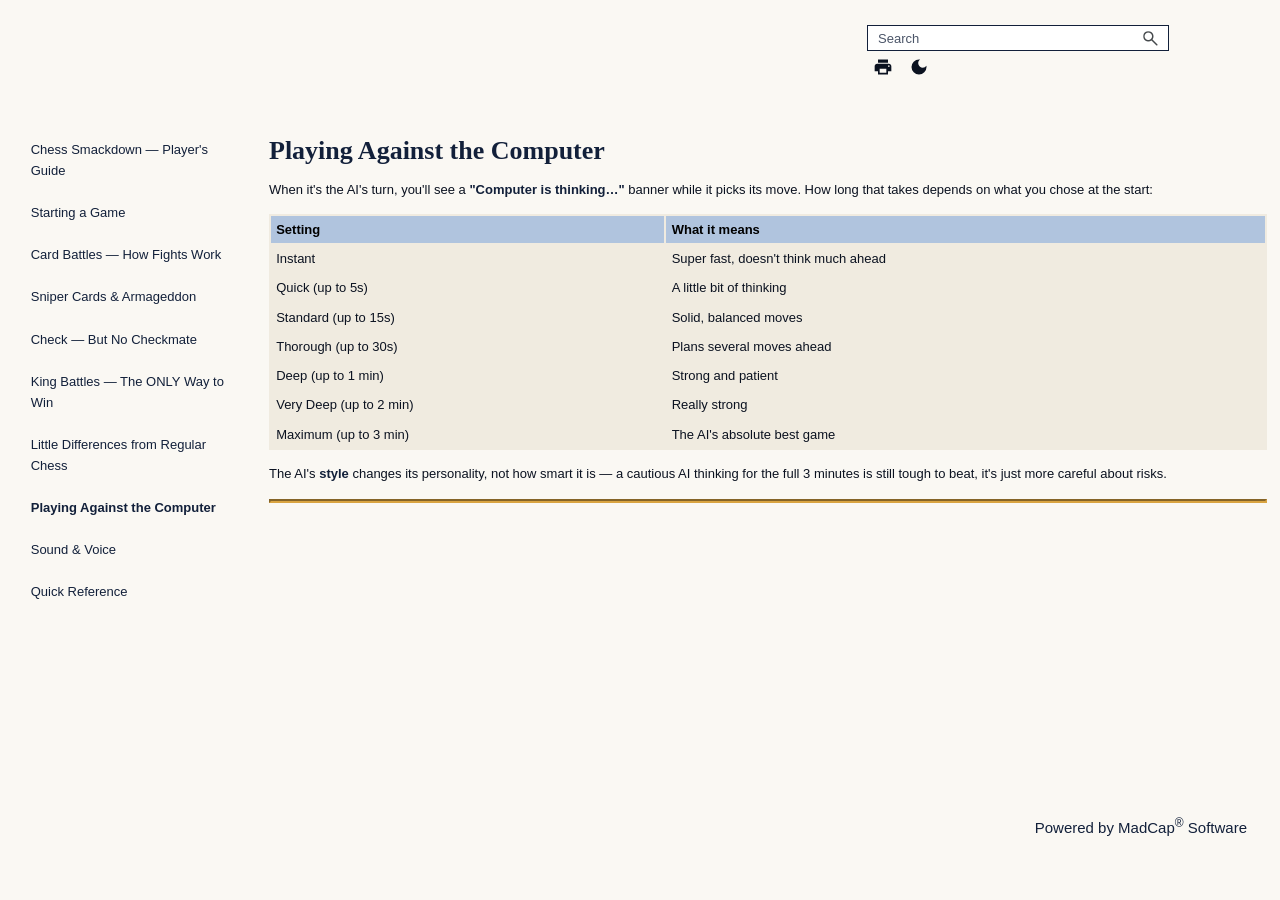
<file: help/Content/Playing Against the Computer.htm>
<!DOCTYPE html>
<html xmlns:MadCap="http://www.madcapsoftware.com/Schemas/MadCap.xsd" class="_Skins_HTML5___Side_Navigation" lang="en-US" xml:lang="en-US" data-mc-search-type="Stem" data-mc-help-system-file-name="Default.xml" data-mc-path-to-help-system="../" data-mc-has-content-body="True" data-mc-target-type="WebHelp2" data-mc-runtime-file-type="Topic;Default" data-mc-preload-images="false" data-mc-in-preview-mode="false" data-mc-toc-path="">
    <head>
        <meta name="viewport" content="width=device-width, initial-scale=1.0" />
        <meta charset="utf-8" />
        <meta http-equiv="Content-Type" content="text/html; charset=utf-8" />
        <link href="../Skins/Default/Stylesheets/Slideshow.css" rel="stylesheet" type="text/css" data-mc-generated="True" />
        <link href="../Skins/Default/Stylesheets/TextEffects.css" rel="stylesheet" type="text/css" data-mc-generated="True" />
        <link href="../Skins/Default/Stylesheets/Topic.css" rel="stylesheet" type="text/css" data-mc-generated="True" />
        <link href="../Skins/Default/Stylesheets/Components/Styles.css" rel="stylesheet" type="text/css" data-mc-generated="True" />
        <link href="../Skins/Default/Stylesheets/Components/Tablet.css" rel="stylesheet" type="text/css" data-mc-generated="True" />
        <link href="../Skins/Default/Stylesheets/Components/Mobile.css" rel="stylesheet" type="text/css" data-mc-generated="True" />
        <link href="../Skins/Default/Stylesheets/Components/Print.css" rel="stylesheet" type="text/css" data-mc-generated="True" />
        <link href="../Skins/Fluid/Stylesheets/foundation.6.2.3.css" rel="stylesheet" type="text/css" data-mc-generated="True" />
        <link href="../Skins/Fluid/Stylesheets/Styles.css" rel="stylesheet" type="text/css" data-mc-generated="True" />
        <link href="../Skins/Fluid/Stylesheets/Tablet.css" rel="stylesheet" type="text/css" data-mc-generated="True" />
        <link href="../Skins/Fluid/Stylesheets/Mobile.css" rel="stylesheet" type="text/css" data-mc-generated="True" />
        <link href="../Skins/Fluid/Stylesheets/Print.css" rel="stylesheet" type="text/css" data-mc-generated="True" /><title>Playing Against the Computer</title>
        <link href="Resources/Branding/Branding.css" rel="stylesheet" />
        <script src="../Resources/Scripts/jquery.min.js" type="text/javascript">
        </script>
        <script src="../Resources/Scripts/purify.min.js" type="text/javascript" defer="defer">
        </script>
        <script src="../Resources/Scripts/require.min.js" type="text/javascript" defer="defer">
        </script>
        <script src="../Resources/Scripts/require.config.js" type="text/javascript" defer="defer">
        </script>
        <script src="../Resources/Scripts/foundation.6.2.3_custom.js" type="text/javascript" defer="defer">
        </script>
        <script src="../Resources/Scripts/plugins.min.js" type="text/javascript" defer="defer">
        </script>
        <script src="../Resources/Scripts/MadCapAll.js" type="text/javascript" defer="defer">
        </script>
    </head>
    <body>
        <div class="foundation-wrap off-canvas-wrapper">
            <div class="off-canvas-wrapper-inner" data-off-canvas-wrapper="">
                <aside class="off-canvas position-left" role="complementary" id="offCanvas" data-off-canvas="" data-position="left" data-mc-ignore="true">
                    <ul class="off-canvas-accordion vertical menu off-canvas-list" data-accordion-menu="" data-mc-back-link="Back" data-mc-css-tree-node-expanded="is-accordion-submenu-parent" data-mc-css-tree-node-collapsed="is-accordion-submenu-parent" data-mc-css-sub-menu="vertical menu is-accordion-submenu nested" data-mc-include-indicator="False" data-mc-include-icon="False" data-mc-include-parent-link="True" data-mc-include-back="False" data-mc-defer-expand-event="True" data-mc-expanded-event="down.zf.accordionMenu up.zf.accordionMenu" data-mc-expand-event="click.zf.accordionMenu" data-mc-toc="True">
                    </ul>
                </aside>
                <div class="off-canvas-content inner-wrap" data-off-canvas-content="">
                    <div data-sticky-container="" class="title-bar-container">
                        <nav class="title-bar tab-bar sticky" aria-label="Main navigation and search" data-sticky="" data-options="marginTop:0" style="width:100%" data-sticky-on="only screen and (max-width: 1279px)" data-mc-ignore="true"><a class="skip-to-content fluid-skip showOnFocus" href="#">Skip To Main Content</a>
                            <div class="middle title-bar-section outer-row clearfix">
                                <div class="menu-icon-container relative clearfix">
                                    <div class="central-account-wrapper">
                                        <div class="central-dropdown"><a class="central-account-drop"><span class="central-account-image"></span><span class="central-account-text">Account</span></a>
                                            <div class="central-dropdown-content"><a class="MCCentralLink central-dropdown-content-settings">Settings</a>
                                                <hr class="central-separator" /><a class="MCCentralLink central-dropdown-content-logout">Logout</a>
                                            </div>
                                        </div>
                                    </div>
                                    <button class="menu-icon" aria-label="Show Navigation Panel" data-toggle="offCanvas"><span></span>
                                    </button>
                                </div>
                            </div>
                            <div class="title-bar-layout outer-row">
                                <div class="logo-wrapper"><a class="logo" href="Chess Smackdown — Players Guide.htm" alt="Logo"></a>
                                </div>
                                <div class="navigation-wrapper nocontent">
                                    <ul class="navigation clearfix" data-mc-css-tree-node-has-children="has-children" data-mc-css-sub-menu="sub-menu" data-mc-expand-event="mouseenter" data-mc-top-nav-menu="True" data-mc-max-depth="3" data-mc-include-icon="False" data-mc-include-indicator="False" data-mc-include-children="True" data-mc-include-siblings="True" data-mc-include-parent="True" data-mc-toc="True">
                                        <li class="placeholder" style="visibility:hidden"><a>placeholder</a>
                                        </li>
                                    </ul>
                                </div>
                                <div class="central-account-wrapper">
                                    <div class="central-dropdown"><a class="central-account-drop"><span class="central-account-image"></span><span class="central-account-text">Account</span></a>
                                        <div class="central-dropdown-content"><a class="MCCentralLink central-dropdown-content-settings">Settings</a>
                                            <hr class="central-separator" /><a class="MCCentralLink central-dropdown-content-logout">Logout</a>
                                        </div>
                                    </div>
                                </div>
                                <div class="nav-search-wrapper">
                                    <div class="nav-search row">
                                        <form class="search" action="#">
                                            <div class="search-bar search-bar-container needs-pie">
                                                <input class="search-field needs-pie" type="search" aria-label="Search Field" placeholder="Search" />
                                                <div class="search-filter-wrapper"><span class="invisible-label" id="search-filters-label">Filter: </span>
                                                    <div class="search-filter" aria-haspopup="true" aria-controls="sf-content" aria-expanded="false" aria-label="Search Filter" title="All Files" role="button" tabindex="0">
                                                    </div>
                                                    <div class="search-filter-content" id="sf-content">
                                                        <ul>
                                                            <li>
                                                                <button class="mc-dropdown-item" aria-labelledby="search-filters-label filterSelectorLabel-00001"><span id="filterSelectorLabel-00001">All Files</span>
                                                                </button>
                                                            </li>
                                                        </ul>
                                                    </div>
                                                </div>
                                                <div class="search-submit-wrapper" dir="ltr">
                                                    <div class="search-submit" title="Search" role="button" tabindex="0"><span class="invisible-label">Submit Search</span>
                                                    </div>
                                                </div>
                                            </div>
                                        </form>
                                    </div>
                                </div>
                            </div>
                        </nav>
                    </div>
                    <div class="main-section">
                        <div class="row outer-row sidenav-layout">
                            <nav class="sidenav-wrapper">
                                <div class="sidenav-container">
                                    <ul class="off-canvas-accordion vertical menu sidenav" data-accordion-menu="" data-mc-css-tree-node-expanded="is-accordion-submenu-parent" data-mc-css-tree-node-collapsed="is-accordion-submenu-parent" data-mc-css-sub-menu="vertical menu accordion-menu is-accordion-submenu nested" data-mc-include-indicator="False" data-mc-include-icon="False" data-mc-include-parent-link="False" data-mc-include-back="False" data-mc-defer-expand-event="True" data-mc-expanded-event="down.zf.accordionMenu up.zf.accordionMenu" data-mc-expand-event="click.zf.accordionMenu" data-mc-toc="True" data-mc-side-nav-menu="True">
                                    </ul>
                                </div>
                            </nav>
                            <div class="body-container">
                                <div id="mc-main-content" role="main" data-mc-content-body="True">
                                    <h1 id="playing-against-the-computer">Playing Against the Computer</h1>
                                    <p>When it's the AI's turn, you'll see a <strong>"Computer is thinking…"</strong> banner while it picks its move. How long that takes depends on what you chose at the start:</p>
                                    <table>
                                        <thead>
                                            <tr>
                                                <th>Setting</th>
                                                <th>What it means</th>
                                            </tr>
                                        </thead>
                                        <tbody>
                                            <tr>
                                                <td>Instant</td>
                                                <td>Super fast, doesn't think much ahead</td>
                                            </tr>
                                            <tr>
                                                <td>Quick (up to 5s)</td>
                                                <td>A little bit of thinking</td>
                                            </tr>
                                            <tr>
                                                <td>Standard (up to 15s)</td>
                                                <td>Solid, balanced moves</td>
                                            </tr>
                                            <tr>
                                                <td>Thorough (up to 30s)</td>
                                                <td>Plans several moves ahead</td>
                                            </tr>
                                            <tr>
                                                <td>Deep (up to 1 min)</td>
                                                <td>Strong and patient</td>
                                            </tr>
                                            <tr>
                                                <td>Very Deep (up to 2 min)</td>
                                                <td>Really strong</td>
                                            </tr>
                                            <tr>
                                                <td>Maximum (up to 3 min)</td>
                                                <td>The AI's absolute best game</td>
                                            </tr>
                                        </tbody>
                                    </table>
                                    <p>The AI's <strong>style</strong> changes its personality, not how smart it is — a cautious AI thinking for the full 3 minutes is still tough to beat, it's just more careful about risks.</p>
                                    <hr width="100%" size="0" align="center" />
                                    <script src="Resources/Scripts/uc-bootstrap.js">
                                    </script>
                                </div>
                            </div>
                        </div>
                    </div><a data-close="true"></a>
                </div>
            </div>
        </div>
    </body>
</html>
</file>
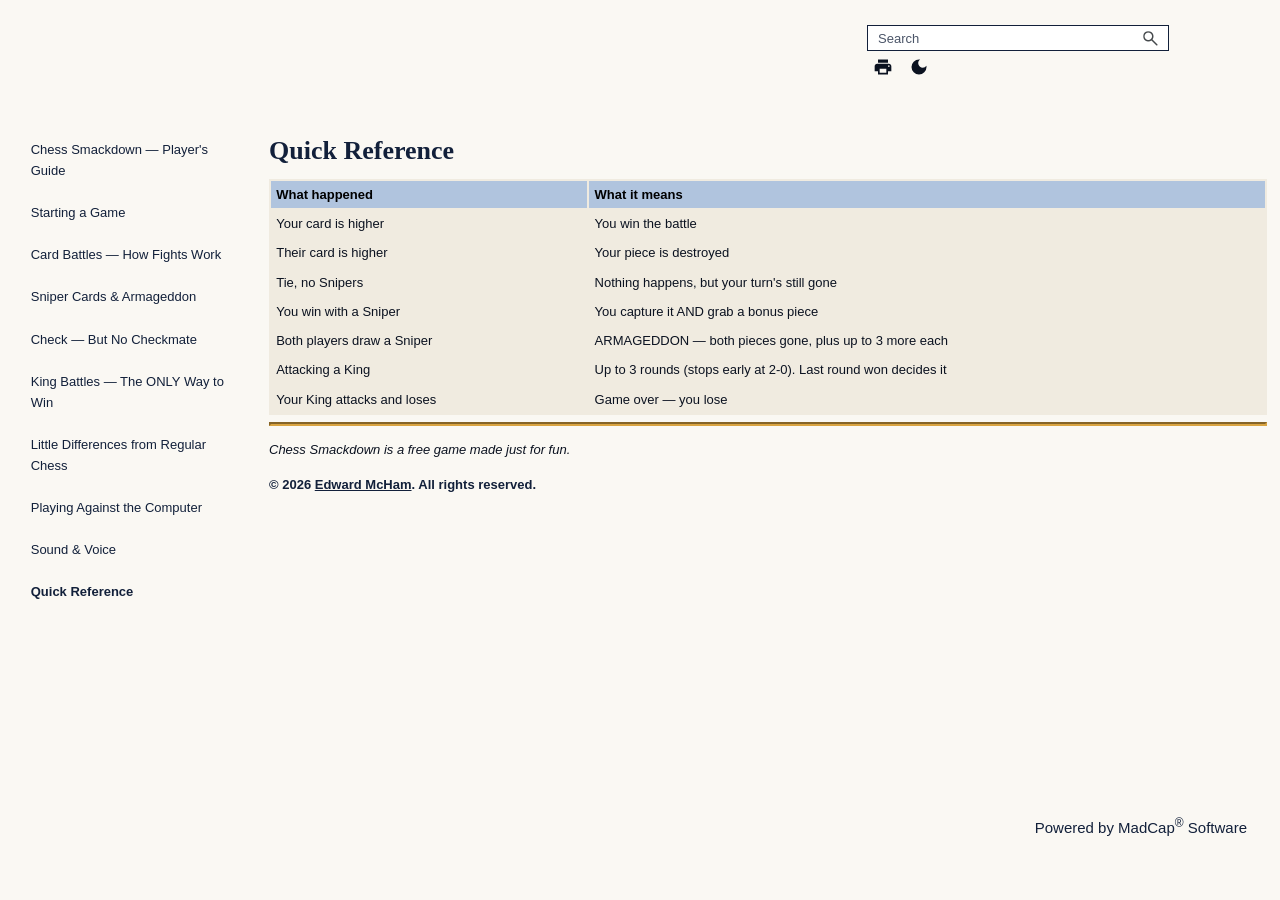
<file: help/Content/Quick Reference.htm>
<!DOCTYPE html>
<html xmlns:MadCap="http://www.madcapsoftware.com/Schemas/MadCap.xsd" class="_Skins_HTML5___Side_Navigation" lang="en-US" xml:lang="en-US" data-mc-search-type="Stem" data-mc-help-system-file-name="Default.xml" data-mc-path-to-help-system="../" data-mc-has-content-body="True" data-mc-target-type="WebHelp2" data-mc-runtime-file-type="Topic;Default" data-mc-preload-images="false" data-mc-in-preview-mode="false" data-mc-toc-path="">
    <head>
        <meta name="viewport" content="width=device-width, initial-scale=1.0" />
        <meta charset="utf-8" />
        <meta http-equiv="Content-Type" content="text/html; charset=utf-8" />
        <link href="../Skins/Default/Stylesheets/Slideshow.css" rel="stylesheet" type="text/css" data-mc-generated="True" />
        <link href="../Skins/Default/Stylesheets/TextEffects.css" rel="stylesheet" type="text/css" data-mc-generated="True" />
        <link href="../Skins/Default/Stylesheets/Topic.css" rel="stylesheet" type="text/css" data-mc-generated="True" />
        <link href="../Skins/Default/Stylesheets/Components/Styles.css" rel="stylesheet" type="text/css" data-mc-generated="True" />
        <link href="../Skins/Default/Stylesheets/Components/Tablet.css" rel="stylesheet" type="text/css" data-mc-generated="True" />
        <link href="../Skins/Default/Stylesheets/Components/Mobile.css" rel="stylesheet" type="text/css" data-mc-generated="True" />
        <link href="../Skins/Default/Stylesheets/Components/Print.css" rel="stylesheet" type="text/css" data-mc-generated="True" />
        <link href="../Skins/Fluid/Stylesheets/foundation.6.2.3.css" rel="stylesheet" type="text/css" data-mc-generated="True" />
        <link href="../Skins/Fluid/Stylesheets/Styles.css" rel="stylesheet" type="text/css" data-mc-generated="True" />
        <link href="../Skins/Fluid/Stylesheets/Tablet.css" rel="stylesheet" type="text/css" data-mc-generated="True" />
        <link href="../Skins/Fluid/Stylesheets/Mobile.css" rel="stylesheet" type="text/css" data-mc-generated="True" />
        <link href="../Skins/Fluid/Stylesheets/Print.css" rel="stylesheet" type="text/css" data-mc-generated="True" /><title>Quick Reference</title>
        <link href="Resources/Branding/Branding.css" rel="stylesheet" />
        <script src="../Resources/Scripts/jquery.min.js" type="text/javascript">
        </script>
        <script src="../Resources/Scripts/purify.min.js" type="text/javascript" defer="defer">
        </script>
        <script src="../Resources/Scripts/require.min.js" type="text/javascript" defer="defer">
        </script>
        <script src="../Resources/Scripts/require.config.js" type="text/javascript" defer="defer">
        </script>
        <script src="../Resources/Scripts/foundation.6.2.3_custom.js" type="text/javascript" defer="defer">
        </script>
        <script src="../Resources/Scripts/plugins.min.js" type="text/javascript" defer="defer">
        </script>
        <script src="../Resources/Scripts/MadCapAll.js" type="text/javascript" defer="defer">
        </script>
    </head>
    <body>
        <div class="foundation-wrap off-canvas-wrapper">
            <div class="off-canvas-wrapper-inner" data-off-canvas-wrapper="">
                <aside class="off-canvas position-left" role="complementary" id="offCanvas" data-off-canvas="" data-position="left" data-mc-ignore="true">
                    <ul class="off-canvas-accordion vertical menu off-canvas-list" data-accordion-menu="" data-mc-back-link="Back" data-mc-css-tree-node-expanded="is-accordion-submenu-parent" data-mc-css-tree-node-collapsed="is-accordion-submenu-parent" data-mc-css-sub-menu="vertical menu is-accordion-submenu nested" data-mc-include-indicator="False" data-mc-include-icon="False" data-mc-include-parent-link="True" data-mc-include-back="False" data-mc-defer-expand-event="True" data-mc-expanded-event="down.zf.accordionMenu up.zf.accordionMenu" data-mc-expand-event="click.zf.accordionMenu" data-mc-toc="True">
                    </ul>
                </aside>
                <div class="off-canvas-content inner-wrap" data-off-canvas-content="">
                    <div data-sticky-container="" class="title-bar-container">
                        <nav class="title-bar tab-bar sticky" aria-label="Main navigation and search" data-sticky="" data-options="marginTop:0" style="width:100%" data-sticky-on="only screen and (max-width: 1279px)" data-mc-ignore="true"><a class="skip-to-content fluid-skip showOnFocus" href="#">Skip To Main Content</a>
                            <div class="middle title-bar-section outer-row clearfix">
                                <div class="menu-icon-container relative clearfix">
                                    <div class="central-account-wrapper">
                                        <div class="central-dropdown"><a class="central-account-drop"><span class="central-account-image"></span><span class="central-account-text">Account</span></a>
                                            <div class="central-dropdown-content"><a class="MCCentralLink central-dropdown-content-settings">Settings</a>
                                                <hr class="central-separator" /><a class="MCCentralLink central-dropdown-content-logout">Logout</a>
                                            </div>
                                        </div>
                                    </div>
                                    <button class="menu-icon" aria-label="Show Navigation Panel" data-toggle="offCanvas"><span></span>
                                    </button>
                                </div>
                            </div>
                            <div class="title-bar-layout outer-row">
                                <div class="logo-wrapper"><a class="logo" href="Chess Smackdown — Players Guide.htm" alt="Logo"></a>
                                </div>
                                <div class="navigation-wrapper nocontent">
                                    <ul class="navigation clearfix" data-mc-css-tree-node-has-children="has-children" data-mc-css-sub-menu="sub-menu" data-mc-expand-event="mouseenter" data-mc-top-nav-menu="True" data-mc-max-depth="3" data-mc-include-icon="False" data-mc-include-indicator="False" data-mc-include-children="True" data-mc-include-siblings="True" data-mc-include-parent="True" data-mc-toc="True">
                                        <li class="placeholder" style="visibility:hidden"><a>placeholder</a>
                                        </li>
                                    </ul>
                                </div>
                                <div class="central-account-wrapper">
                                    <div class="central-dropdown"><a class="central-account-drop"><span class="central-account-image"></span><span class="central-account-text">Account</span></a>
                                        <div class="central-dropdown-content"><a class="MCCentralLink central-dropdown-content-settings">Settings</a>
                                            <hr class="central-separator" /><a class="MCCentralLink central-dropdown-content-logout">Logout</a>
                                        </div>
                                    </div>
                                </div>
                                <div class="nav-search-wrapper">
                                    <div class="nav-search row">
                                        <form class="search" action="#">
                                            <div class="search-bar search-bar-container needs-pie">
                                                <input class="search-field needs-pie" type="search" aria-label="Search Field" placeholder="Search" />
                                                <div class="search-filter-wrapper"><span class="invisible-label" id="search-filters-label">Filter: </span>
                                                    <div class="search-filter" aria-haspopup="true" aria-controls="sf-content" aria-expanded="false" aria-label="Search Filter" title="All Files" role="button" tabindex="0">
                                                    </div>
                                                    <div class="search-filter-content" id="sf-content">
                                                        <ul>
                                                            <li>
                                                                <button class="mc-dropdown-item" aria-labelledby="search-filters-label filterSelectorLabel-00001"><span id="filterSelectorLabel-00001">All Files</span>
                                                                </button>
                                                            </li>
                                                        </ul>
                                                    </div>
                                                </div>
                                                <div class="search-submit-wrapper" dir="ltr">
                                                    <div class="search-submit" title="Search" role="button" tabindex="0"><span class="invisible-label">Submit Search</span>
                                                    </div>
                                                </div>
                                            </div>
                                        </form>
                                    </div>
                                </div>
                            </div>
                        </nav>
                    </div>
                    <div class="main-section">
                        <div class="row outer-row sidenav-layout">
                            <nav class="sidenav-wrapper">
                                <div class="sidenav-container">
                                    <ul class="off-canvas-accordion vertical menu sidenav" data-accordion-menu="" data-mc-css-tree-node-expanded="is-accordion-submenu-parent" data-mc-css-tree-node-collapsed="is-accordion-submenu-parent" data-mc-css-sub-menu="vertical menu accordion-menu is-accordion-submenu nested" data-mc-include-indicator="False" data-mc-include-icon="False" data-mc-include-parent-link="False" data-mc-include-back="False" data-mc-defer-expand-event="True" data-mc-expanded-event="down.zf.accordionMenu up.zf.accordionMenu" data-mc-expand-event="click.zf.accordionMenu" data-mc-toc="True" data-mc-side-nav-menu="True">
                                    </ul>
                                </div>
                            </nav>
                            <div class="body-container">
                                <div id="mc-main-content" role="main" data-mc-content-body="True">
                                    <h1 id="quick-reference">Quick Reference</h2>
                                    <table>
                                        <thead>
                                            <tr>
                                                <th>What happened</th>
                                                <th>What it means</th>
                                            </tr>
                                        </thead>
                                        <tbody>
                                            <tr>
                                                <td>Your card is higher</td>
                                                <td>You win the battle</td>
                                            </tr>
                                            <tr>
                                                <td>Their card is higher</td>
                                                <td>Your piece is destroyed</td>
                                            </tr>
                                            <tr>
                                                <td>Tie, no Snipers</td>
                                                <td>Nothing happens, but your turn's still gone</td>
                                            </tr>
                                            <tr>
                                                <td>You win with a Sniper</td>
                                                <td>You capture it AND grab a bonus piece</td>
                                            </tr>
                                            <tr>
                                                <td>Both players draw a Sniper</td>
                                                <td>ARMAGEDDON — both pieces gone, plus up to 3 more each</td>
                                            </tr>
                                            <tr>
                                                <td>Attacking a King</td>
                                                <td>Up to 3 rounds (stops early at 2-0). Last round won decides it</td>
                                            </tr>
                                            <tr>
                                                <td>Your King attacks and loses</td>
                                                <td>Game over — you lose</td>
                                            </tr>
                                        </tbody>
                                    </table>
                                    <hr width="100%" size="0" align="center" />
                                    <p><em>Chess Smackdown is a free game made just for fun.</em>
                                    </p>
                                    <p><strong>© 2026 <a href="https://edwardmcham.github.io" target="_blank">Edward McHam</a>. All rights reserved.</strong>
                                    </p>
                                    <script src="Resources/Scripts/uc-bootstrap.js">
                                    </script>
                                </div>
                            </div>
                        </div>
                    </div><a data-close="true"></a>
                </div>
            </div>
        </div>
    </body>
</html>
</file>
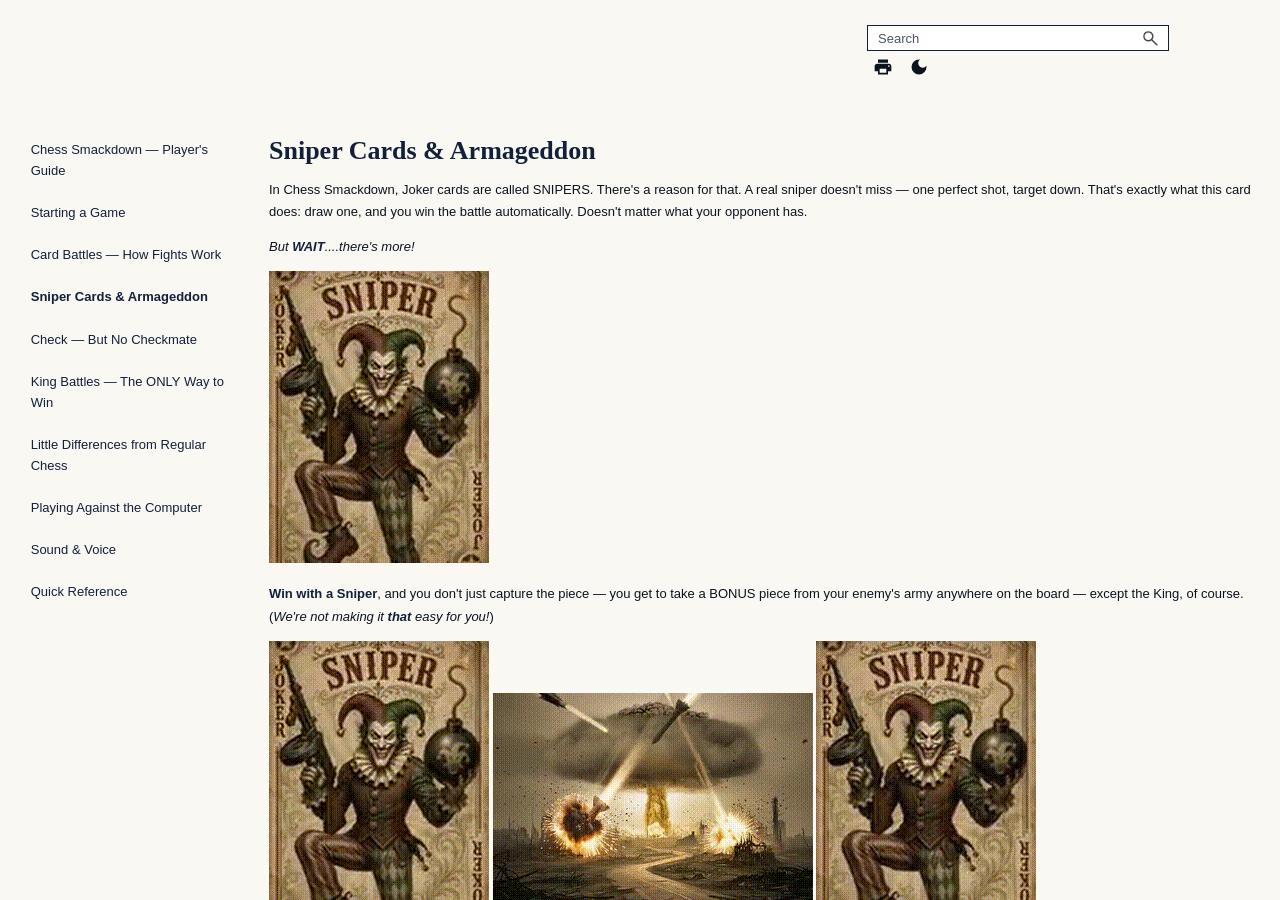
<file: help/Content/Sniper Cards & Armageddon.htm>
<!DOCTYPE html>
<html xmlns:MadCap="http://www.madcapsoftware.com/Schemas/MadCap.xsd" class="_Skins_HTML5___Side_Navigation" lang="en-US" xml:lang="en-US" data-mc-search-type="Stem" data-mc-help-system-file-name="Default.xml" data-mc-path-to-help-system="../" data-mc-has-content-body="True" data-mc-target-type="WebHelp2" data-mc-runtime-file-type="Topic;Default" data-mc-preload-images="false" data-mc-in-preview-mode="false" data-mc-toc-path="">
    <head>
        <meta name="viewport" content="width=device-width, initial-scale=1.0" />
        <meta charset="utf-8" />
        <meta http-equiv="Content-Type" content="text/html; charset=utf-8" />
        <link href="../Skins/Default/Stylesheets/Slideshow.css" rel="stylesheet" type="text/css" data-mc-generated="True" />
        <link href="../Skins/Default/Stylesheets/TextEffects.css" rel="stylesheet" type="text/css" data-mc-generated="True" />
        <link href="../Skins/Default/Stylesheets/Topic.css" rel="stylesheet" type="text/css" data-mc-generated="True" />
        <link href="../Skins/Default/Stylesheets/Components/Styles.css" rel="stylesheet" type="text/css" data-mc-generated="True" />
        <link href="../Skins/Default/Stylesheets/Components/Tablet.css" rel="stylesheet" type="text/css" data-mc-generated="True" />
        <link href="../Skins/Default/Stylesheets/Components/Mobile.css" rel="stylesheet" type="text/css" data-mc-generated="True" />
        <link href="../Skins/Default/Stylesheets/Components/Print.css" rel="stylesheet" type="text/css" data-mc-generated="True" />
        <link href="../Skins/Fluid/Stylesheets/foundation.6.2.3.css" rel="stylesheet" type="text/css" data-mc-generated="True" />
        <link href="../Skins/Fluid/Stylesheets/Styles.css" rel="stylesheet" type="text/css" data-mc-generated="True" />
        <link href="../Skins/Fluid/Stylesheets/Tablet.css" rel="stylesheet" type="text/css" data-mc-generated="True" />
        <link href="../Skins/Fluid/Stylesheets/Mobile.css" rel="stylesheet" type="text/css" data-mc-generated="True" />
        <link href="../Skins/Fluid/Stylesheets/Print.css" rel="stylesheet" type="text/css" data-mc-generated="True" /><title>Sniper Cards &amp; Armageddon</title>
        <link href="Resources/Branding/Branding.css" rel="stylesheet" />
        <script src="../Resources/Scripts/jquery.min.js" type="text/javascript">
        </script>
        <script src="../Resources/Scripts/purify.min.js" type="text/javascript" defer="defer">
        </script>
        <script src="../Resources/Scripts/require.min.js" type="text/javascript" defer="defer">
        </script>
        <script src="../Resources/Scripts/require.config.js" type="text/javascript" defer="defer">
        </script>
        <script src="../Resources/Scripts/foundation.6.2.3_custom.js" type="text/javascript" defer="defer">
        </script>
        <script src="../Resources/Scripts/plugins.min.js" type="text/javascript" defer="defer">
        </script>
        <script src="../Resources/Scripts/MadCapAll.js" type="text/javascript" defer="defer">
        </script>
    </head>
    <body>
        <div class="foundation-wrap off-canvas-wrapper">
            <div class="off-canvas-wrapper-inner" data-off-canvas-wrapper="">
                <aside class="off-canvas position-left" role="complementary" id="offCanvas" data-off-canvas="" data-position="left" data-mc-ignore="true">
                    <ul class="off-canvas-accordion vertical menu off-canvas-list" data-accordion-menu="" data-mc-back-link="Back" data-mc-css-tree-node-expanded="is-accordion-submenu-parent" data-mc-css-tree-node-collapsed="is-accordion-submenu-parent" data-mc-css-sub-menu="vertical menu is-accordion-submenu nested" data-mc-include-indicator="False" data-mc-include-icon="False" data-mc-include-parent-link="True" data-mc-include-back="False" data-mc-defer-expand-event="True" data-mc-expanded-event="down.zf.accordionMenu up.zf.accordionMenu" data-mc-expand-event="click.zf.accordionMenu" data-mc-toc="True">
                    </ul>
                </aside>
                <div class="off-canvas-content inner-wrap" data-off-canvas-content="">
                    <div data-sticky-container="" class="title-bar-container">
                        <nav class="title-bar tab-bar sticky" aria-label="Main navigation and search" data-sticky="" data-options="marginTop:0" style="width:100%" data-sticky-on="only screen and (max-width: 1279px)" data-mc-ignore="true"><a class="skip-to-content fluid-skip showOnFocus" href="#">Skip To Main Content</a>
                            <div class="middle title-bar-section outer-row clearfix">
                                <div class="menu-icon-container relative clearfix">
                                    <div class="central-account-wrapper">
                                        <div class="central-dropdown"><a class="central-account-drop"><span class="central-account-image"></span><span class="central-account-text">Account</span></a>
                                            <div class="central-dropdown-content"><a class="MCCentralLink central-dropdown-content-settings">Settings</a>
                                                <hr class="central-separator" /><a class="MCCentralLink central-dropdown-content-logout">Logout</a>
                                            </div>
                                        </div>
                                    </div>
                                    <button class="menu-icon" aria-label="Show Navigation Panel" data-toggle="offCanvas"><span></span>
                                    </button>
                                </div>
                            </div>
                            <div class="title-bar-layout outer-row">
                                <div class="logo-wrapper"><a class="logo" href="Chess Smackdown — Players Guide.htm" alt="Logo"></a>
                                </div>
                                <div class="navigation-wrapper nocontent">
                                    <ul class="navigation clearfix" data-mc-css-tree-node-has-children="has-children" data-mc-css-sub-menu="sub-menu" data-mc-expand-event="mouseenter" data-mc-top-nav-menu="True" data-mc-max-depth="3" data-mc-include-icon="False" data-mc-include-indicator="False" data-mc-include-children="True" data-mc-include-siblings="True" data-mc-include-parent="True" data-mc-toc="True">
                                        <li class="placeholder" style="visibility:hidden"><a>placeholder</a>
                                        </li>
                                    </ul>
                                </div>
                                <div class="central-account-wrapper">
                                    <div class="central-dropdown"><a class="central-account-drop"><span class="central-account-image"></span><span class="central-account-text">Account</span></a>
                                        <div class="central-dropdown-content"><a class="MCCentralLink central-dropdown-content-settings">Settings</a>
                                            <hr class="central-separator" /><a class="MCCentralLink central-dropdown-content-logout">Logout</a>
                                        </div>
                                    </div>
                                </div>
                                <div class="nav-search-wrapper">
                                    <div class="nav-search row">
                                        <form class="search" action="#">
                                            <div class="search-bar search-bar-container needs-pie">
                                                <input class="search-field needs-pie" type="search" aria-label="Search Field" placeholder="Search" />
                                                <div class="search-filter-wrapper"><span class="invisible-label" id="search-filters-label">Filter: </span>
                                                    <div class="search-filter" aria-haspopup="true" aria-controls="sf-content" aria-expanded="false" aria-label="Search Filter" title="All Files" role="button" tabindex="0">
                                                    </div>
                                                    <div class="search-filter-content" id="sf-content">
                                                        <ul>
                                                            <li>
                                                                <button class="mc-dropdown-item" aria-labelledby="search-filters-label filterSelectorLabel-00001"><span id="filterSelectorLabel-00001">All Files</span>
                                                                </button>
                                                            </li>
                                                        </ul>
                                                    </div>
                                                </div>
                                                <div class="search-submit-wrapper" dir="ltr">
                                                    <div class="search-submit" title="Search" role="button" tabindex="0"><span class="invisible-label">Submit Search</span>
                                                    </div>
                                                </div>
                                            </div>
                                        </form>
                                    </div>
                                </div>
                            </div>
                        </nav>
                    </div>
                    <div class="main-section">
                        <div class="row outer-row sidenav-layout">
                            <nav class="sidenav-wrapper">
                                <div class="sidenav-container">
                                    <ul class="off-canvas-accordion vertical menu sidenav" data-accordion-menu="" data-mc-css-tree-node-expanded="is-accordion-submenu-parent" data-mc-css-tree-node-collapsed="is-accordion-submenu-parent" data-mc-css-sub-menu="vertical menu accordion-menu is-accordion-submenu nested" data-mc-include-indicator="False" data-mc-include-icon="False" data-mc-include-parent-link="False" data-mc-include-back="False" data-mc-defer-expand-event="True" data-mc-expanded-event="down.zf.accordionMenu up.zf.accordionMenu" data-mc-expand-event="click.zf.accordionMenu" data-mc-toc="True" data-mc-side-nav-menu="True">
                                    </ul>
                                </div>
                            </nav>
                            <div class="body-container">
                                <div id="mc-main-content" role="main" data-mc-content-body="True">
                                    <h1 id="sniper-cards-armageddon">Sniper Cards &amp; Armageddon</h1>
                                    <p>In Chess Smackdown, Joker cards are called SNIPERS. There's a reason for that. A real sniper doesn't miss — one perfect shot, target down. That's exactly what this card does: draw one, and you win the battle automatically. Doesn't matter what your opponent has.</p>
                                    <p><em>But <strong>WAIT</strong>....there's more!</em>
                                    </p>
                                    <p>
                                        <img src="img/sniper-card.gif" alt="Sniper card" />
                                    </p>
                                    <p><strong>Win with a Sniper</strong>, and you don't just capture the piece — you get to take a BONUS piece from your enemy's army anywhere on the board — except the King, of course. (<em>We're not making it <strong>that</strong> easy for you!</em>)</p>
                                    <p>
                                        <img src="img/sniper-card.gif" alt="Sniper card" />
                                        <img src="img/armageddon-splash.gif" alt="Armageddon" />
                                        <img src="img/sniper-card.gif" alt="Sniper card" />
                                    </p>
                                    <p><strong>But watch out — if you BOTH draw a Sniper at the same time, it's ARMAGEDDON.</strong> This is the wildest moment in the whole game. BOTH pieces die — and BOTH sides get to pick THREE more pieces to take off the board (except the King)!!!</p>
                                    <p>
                                        <img src="img/armageddon_flow.png" alt="Armageddon flow" />
                                    </p>
                                    <p>Two important safety rules:</p>
                                    <ul>
                                        <li>
                                            <p><strong>Kings are 100% safe from Snipers and Armageddon.</strong> They can never be captured this way. There's only one way to take out a King, and it's coming up next.</p>
                                        </li>
                                        <li>
                                            <p><strong>Armageddon ALWAYS happens — it never gets canceled.</strong> Even if you're down to almost nothing, you still lose whatever pieces you have left. You could end up with just your King standing alone on the board. Brutal, but that's the game.</p>
                                            <p><em>But don't give up!</em> It is still possible for a lone King to win the game if he can capture the other King in a card battle.</p>
                                        </li>
                                    </ul>
                                    <hr width="100%" size="0" align="center" />
                                    <script src="Resources/Scripts/uc-bootstrap.js">
                                    </script>
                                </div>
                            </div>
                        </div>
                    </div><a data-close="true"></a>
                </div>
            </div>
        </div>
    </body>
</html>
</file>
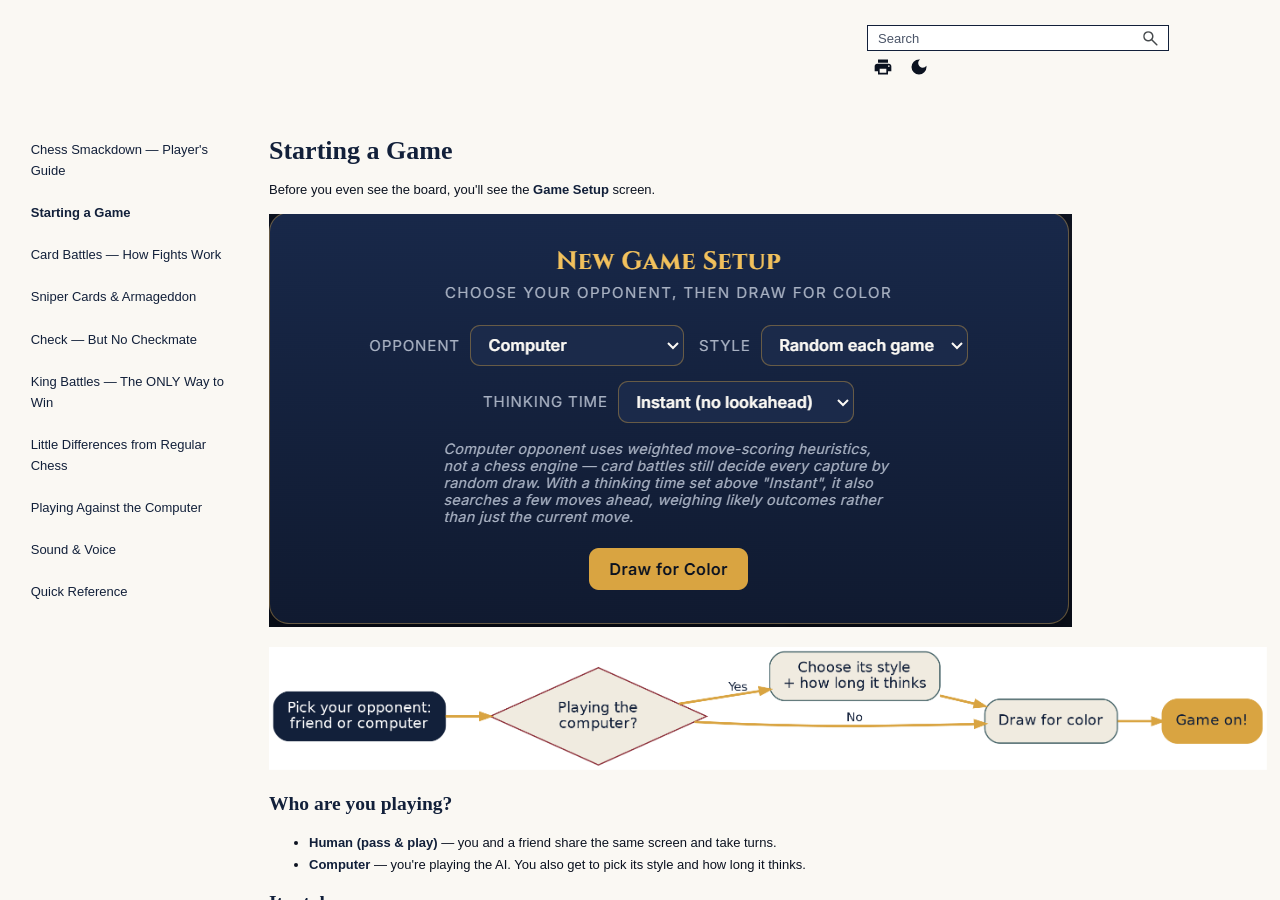
<file: help/Content/Starting a Game.htm>
<!DOCTYPE html>
<html xmlns:MadCap="http://www.madcapsoftware.com/Schemas/MadCap.xsd" class="_Skins_HTML5___Side_Navigation" lang="en-US" xml:lang="en-US" data-mc-search-type="Stem" data-mc-help-system-file-name="Default.xml" data-mc-path-to-help-system="../" data-mc-has-content-body="True" data-mc-target-type="WebHelp2" data-mc-runtime-file-type="Topic;Default" data-mc-preload-images="false" data-mc-in-preview-mode="false" data-mc-toc-path="">
    <head>
        <meta name="viewport" content="width=device-width, initial-scale=1.0" />
        <meta charset="utf-8" />
        <meta http-equiv="Content-Type" content="text/html; charset=utf-8" />
        <link href="../Skins/Default/Stylesheets/Slideshow.css" rel="stylesheet" type="text/css" data-mc-generated="True" />
        <link href="../Skins/Default/Stylesheets/TextEffects.css" rel="stylesheet" type="text/css" data-mc-generated="True" />
        <link href="../Skins/Default/Stylesheets/Topic.css" rel="stylesheet" type="text/css" data-mc-generated="True" />
        <link href="../Skins/Default/Stylesheets/Components/Styles.css" rel="stylesheet" type="text/css" data-mc-generated="True" />
        <link href="../Skins/Default/Stylesheets/Components/Tablet.css" rel="stylesheet" type="text/css" data-mc-generated="True" />
        <link href="../Skins/Default/Stylesheets/Components/Mobile.css" rel="stylesheet" type="text/css" data-mc-generated="True" />
        <link href="../Skins/Default/Stylesheets/Components/Print.css" rel="stylesheet" type="text/css" data-mc-generated="True" />
        <link href="../Skins/Fluid/Stylesheets/foundation.6.2.3.css" rel="stylesheet" type="text/css" data-mc-generated="True" />
        <link href="../Skins/Fluid/Stylesheets/Styles.css" rel="stylesheet" type="text/css" data-mc-generated="True" />
        <link href="../Skins/Fluid/Stylesheets/Tablet.css" rel="stylesheet" type="text/css" data-mc-generated="True" />
        <link href="../Skins/Fluid/Stylesheets/Mobile.css" rel="stylesheet" type="text/css" data-mc-generated="True" />
        <link href="../Skins/Fluid/Stylesheets/Print.css" rel="stylesheet" type="text/css" data-mc-generated="True" /><title>Starting a Game</title>
        <link href="Resources/Branding/Branding.css" rel="stylesheet" />
        <script src="../Resources/Scripts/jquery.min.js" type="text/javascript">
        </script>
        <script src="../Resources/Scripts/purify.min.js" type="text/javascript" defer="defer">
        </script>
        <script src="../Resources/Scripts/require.min.js" type="text/javascript" defer="defer">
        </script>
        <script src="../Resources/Scripts/require.config.js" type="text/javascript" defer="defer">
        </script>
        <script src="../Resources/Scripts/foundation.6.2.3_custom.js" type="text/javascript" defer="defer">
        </script>
        <script src="../Resources/Scripts/plugins.min.js" type="text/javascript" defer="defer">
        </script>
        <script src="../Resources/Scripts/MadCapAll.js" type="text/javascript" defer="defer">
        </script>
    </head>
    <body>
        <div class="foundation-wrap off-canvas-wrapper">
            <div class="off-canvas-wrapper-inner" data-off-canvas-wrapper="">
                <aside class="off-canvas position-left" role="complementary" id="offCanvas" data-off-canvas="" data-position="left" data-mc-ignore="true">
                    <ul class="off-canvas-accordion vertical menu off-canvas-list" data-accordion-menu="" data-mc-back-link="Back" data-mc-css-tree-node-expanded="is-accordion-submenu-parent" data-mc-css-tree-node-collapsed="is-accordion-submenu-parent" data-mc-css-sub-menu="vertical menu is-accordion-submenu nested" data-mc-include-indicator="False" data-mc-include-icon="False" data-mc-include-parent-link="True" data-mc-include-back="False" data-mc-defer-expand-event="True" data-mc-expanded-event="down.zf.accordionMenu up.zf.accordionMenu" data-mc-expand-event="click.zf.accordionMenu" data-mc-toc="True">
                    </ul>
                </aside>
                <div class="off-canvas-content inner-wrap" data-off-canvas-content="">
                    <div data-sticky-container="" class="title-bar-container">
                        <nav class="title-bar tab-bar sticky" aria-label="Main navigation and search" data-sticky="" data-options="marginTop:0" style="width:100%" data-sticky-on="only screen and (max-width: 1279px)" data-mc-ignore="true"><a class="skip-to-content fluid-skip showOnFocus" href="#">Skip To Main Content</a>
                            <div class="middle title-bar-section outer-row clearfix">
                                <div class="menu-icon-container relative clearfix">
                                    <div class="central-account-wrapper">
                                        <div class="central-dropdown"><a class="central-account-drop"><span class="central-account-image"></span><span class="central-account-text">Account</span></a>
                                            <div class="central-dropdown-content"><a class="MCCentralLink central-dropdown-content-settings">Settings</a>
                                                <hr class="central-separator" /><a class="MCCentralLink central-dropdown-content-logout">Logout</a>
                                            </div>
                                        </div>
                                    </div>
                                    <button class="menu-icon" aria-label="Show Navigation Panel" data-toggle="offCanvas"><span></span>
                                    </button>
                                </div>
                            </div>
                            <div class="title-bar-layout outer-row">
                                <div class="logo-wrapper"><a class="logo" href="Chess Smackdown — Players Guide.htm" alt="Logo"></a>
                                </div>
                                <div class="navigation-wrapper nocontent">
                                    <ul class="navigation clearfix" data-mc-css-tree-node-has-children="has-children" data-mc-css-sub-menu="sub-menu" data-mc-expand-event="mouseenter" data-mc-top-nav-menu="True" data-mc-max-depth="3" data-mc-include-icon="False" data-mc-include-indicator="False" data-mc-include-children="True" data-mc-include-siblings="True" data-mc-include-parent="True" data-mc-toc="True">
                                        <li class="placeholder" style="visibility:hidden"><a>placeholder</a>
                                        </li>
                                    </ul>
                                </div>
                                <div class="central-account-wrapper">
                                    <div class="central-dropdown"><a class="central-account-drop"><span class="central-account-image"></span><span class="central-account-text">Account</span></a>
                                        <div class="central-dropdown-content"><a class="MCCentralLink central-dropdown-content-settings">Settings</a>
                                            <hr class="central-separator" /><a class="MCCentralLink central-dropdown-content-logout">Logout</a>
                                        </div>
                                    </div>
                                </div>
                                <div class="nav-search-wrapper">
                                    <div class="nav-search row">
                                        <form class="search" action="#">
                                            <div class="search-bar search-bar-container needs-pie">
                                                <input class="search-field needs-pie" type="search" aria-label="Search Field" placeholder="Search" />
                                                <div class="search-filter-wrapper"><span class="invisible-label" id="search-filters-label">Filter: </span>
                                                    <div class="search-filter" aria-haspopup="true" aria-controls="sf-content" aria-expanded="false" aria-label="Search Filter" title="All Files" role="button" tabindex="0">
                                                    </div>
                                                    <div class="search-filter-content" id="sf-content">
                                                        <ul>
                                                            <li>
                                                                <button class="mc-dropdown-item" aria-labelledby="search-filters-label filterSelectorLabel-00001"><span id="filterSelectorLabel-00001">All Files</span>
                                                                </button>
                                                            </li>
                                                        </ul>
                                                    </div>
                                                </div>
                                                <div class="search-submit-wrapper" dir="ltr">
                                                    <div class="search-submit" title="Search" role="button" tabindex="0"><span class="invisible-label">Submit Search</span>
                                                    </div>
                                                </div>
                                            </div>
                                        </form>
                                    </div>
                                </div>
                            </div>
                        </nav>
                    </div>
                    <div class="main-section">
                        <div class="row outer-row sidenav-layout">
                            <nav class="sidenav-wrapper">
                                <div class="sidenav-container">
                                    <ul class="off-canvas-accordion vertical menu sidenav" data-accordion-menu="" data-mc-css-tree-node-expanded="is-accordion-submenu-parent" data-mc-css-tree-node-collapsed="is-accordion-submenu-parent" data-mc-css-sub-menu="vertical menu accordion-menu is-accordion-submenu nested" data-mc-include-indicator="False" data-mc-include-icon="False" data-mc-include-parent-link="False" data-mc-include-back="False" data-mc-defer-expand-event="True" data-mc-expanded-event="down.zf.accordionMenu up.zf.accordionMenu" data-mc-expand-event="click.zf.accordionMenu" data-mc-toc="True" data-mc-side-nav-menu="True">
                                    </ul>
                                </div>
                            </nav>
                            <div class="body-container">
                                <div id="mc-main-content" role="main" data-mc-content-body="True">
                                    <h1 id="starting-a-game">Starting a Game</h1>
                                    <p>Before you even see the board, you'll see the <strong>Game Setup</strong> screen.</p>
                                    <p>
                                        <img src="img/new_game_setup.png" alt="New Game Setup" />
                                    </p>
                                    <p>
                                        <img src="img/setup_flow.png" alt="Game setup flow" />
                                    </p>
                                    <h2>Who are you playing?</h2>
                                    <ul>
                                        <li><strong>Human (pass &amp; play)</strong> — you and a friend share the same screen and take turns.</li>
                                        <li><strong>Computer</strong> — you're playing the AI. You also get to pick its style and how long it thinks.</li>
                                    </ul>
                                    <h2>Its style</h2>
                                    <table>
                                        <thead>
                                            <tr>
                                                <th>Style</th>
                                                <th>What it's like</th>
                                            </tr>
                                        </thead>
                                        <tbody>
                                            <tr>
                                                <td>Aggressive</td>
                                                <td>Attacks nonstop</td>
                                            </tr>
                                            <tr>
                                                <td>Cautious</td>
                                                <td>Plays it safe</td>
                                            </tr>
                                            <tr>
                                                <td>Reckless</td>
                                                <td>Takes wild risks</td>
                                            </tr>
                                            <tr>
                                                <td>Positionak</td>
                                                <td>Fights to control the middle of the board</td>
                                            </tr>
                                            <tr>
                                                <td>Random</td>
                                                <td>Picks a different style every game</td>
                                            </tr>
                                        </tbody>
                                    </table>
                                    <h2>How long it thinks</h2>
                                    <table>
                                        <thead>
                                            <tr>
                                                <th>Setting</th>
                                                <th>What it means</th>
                                            </tr>
                                        </thead>
                                        <tbody>
                                            <tr>
                                                <td>Instant</td>
                                                <td>Super fast, doesn't think much ahead</td>
                                            </tr>
                                            <tr>
                                                <td>Quick (up to 5s)</td>
                                                <td>A little bit of thinking</td>
                                            </tr>
                                            <tr>
                                                <td>Standard (up to 15s)</td>
                                                <td>Solid, balanced moves</td>
                                            </tr>
                                            <tr>
                                                <td>Thorough (up to 30s)</td>
                                                <td>Plans several moves ahead</td>
                                            </tr>
                                            <tr>
                                                <td>Deep (up to 1 min)</td>
                                                <td>Strong and patient</td>
                                            </tr>
                                            <tr>
                                                <td>Very Deep (up to 2 min)</td>
                                                <td>Really strong</td>
                                            </tr>
                                            <tr>
                                                <td>Maximum (up to 3 min)</td>
                                                <td>The AI's absolute best game</td>
                                            </tr>
                                        </tbody>
                                    </table>
                                    <h2>Who goes first?</h1>
                                    <p>You and your opponent each draw one card. Highest card gets to pick White or Black. Tie? Draw again. If you're playing the computer and it wins the draw, it picks randomly, and you get stuck with whatever's left.</p>
                                    <p>
                                        <img src="img/new_game_choose_color.png" alt="High card picks color" />
                                    </p>
                                    <hr width="100%" size="0" align="center" />
                                    <script src="Resources/Scripts/uc-bootstrap.js">
                                    </script>
                                </div>
                            </div>
                        </div>
                    </div><a data-close="true"></a>
                </div>
            </div>
        </div>
    </body>
</html>
</file>
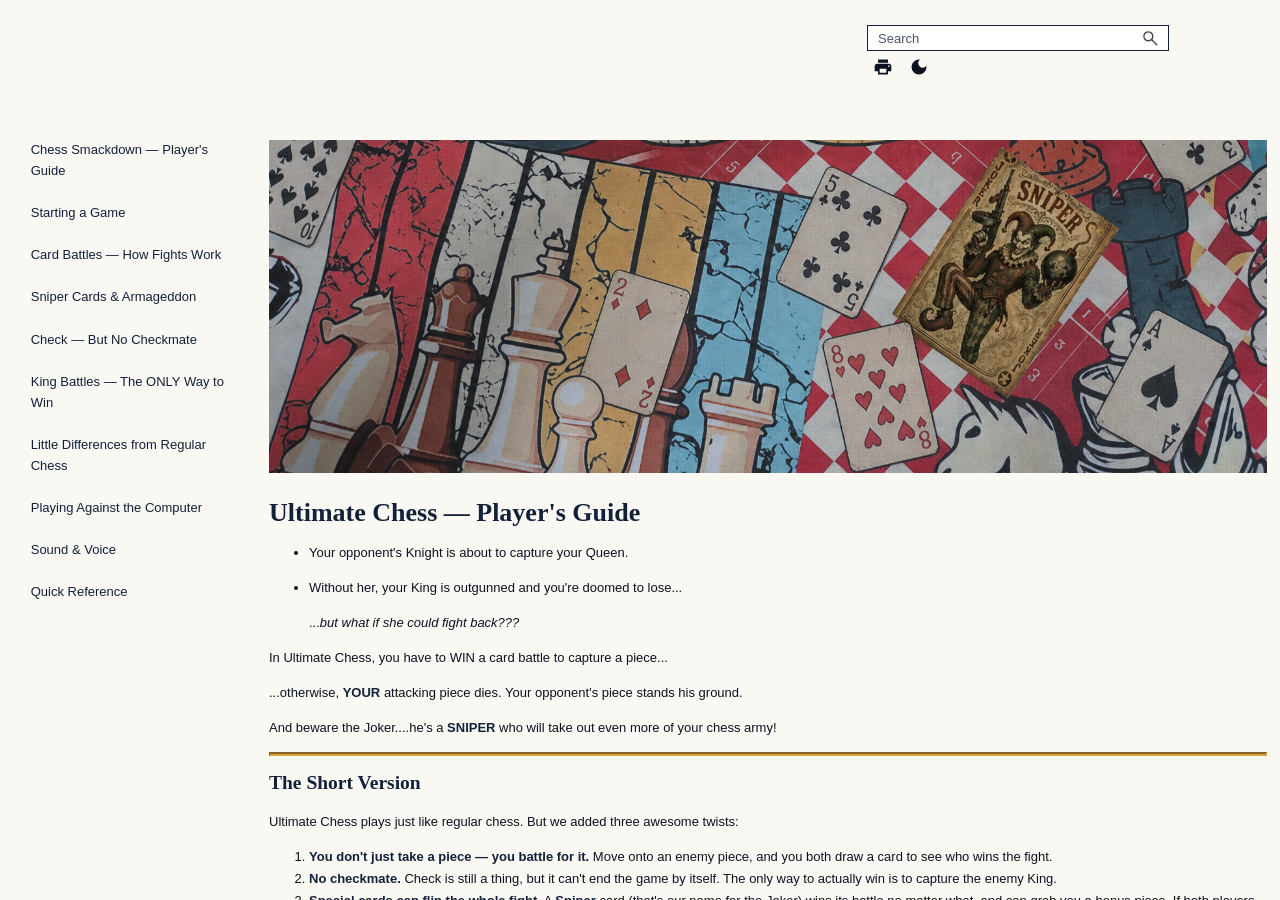
<file: help/Content/Ultimate Chess — Players Guide.htm>
<!DOCTYPE html>
<html xmlns:MadCap="http://www.madcapsoftware.com/Schemas/MadCap.xsd" class="_Skins_HTML5___Side_Navigation" lang="en-US" xml:lang="en-US" data-mc-search-type="Stem" data-mc-help-system-file-name="Default.xml" data-mc-path-to-help-system="../" data-mc-has-content-body="True" data-mc-target-type="WebHelp2" data-mc-runtime-file-type="Topic;Default" data-mc-preload-images="false" data-mc-in-preview-mode="false" data-mc-toc-path="">
    <head>
        <meta name="viewport" content="width=device-width, initial-scale=1.0" />
        <meta charset="utf-8" />
        <meta http-equiv="Content-Type" content="text/html; charset=utf-8" />
        <link href="../Skins/Default/Stylesheets/Slideshow.css" rel="stylesheet" type="text/css" data-mc-generated="True" />
        <link href="../Skins/Default/Stylesheets/TextEffects.css" rel="stylesheet" type="text/css" data-mc-generated="True" />
        <link href="../Skins/Default/Stylesheets/Topic.css" rel="stylesheet" type="text/css" data-mc-generated="True" />
        <link href="../Skins/Default/Stylesheets/Components/Styles.css" rel="stylesheet" type="text/css" data-mc-generated="True" />
        <link href="../Skins/Default/Stylesheets/Components/Tablet.css" rel="stylesheet" type="text/css" data-mc-generated="True" />
        <link href="../Skins/Default/Stylesheets/Components/Mobile.css" rel="stylesheet" type="text/css" data-mc-generated="True" />
        <link href="../Skins/Default/Stylesheets/Components/Print.css" rel="stylesheet" type="text/css" data-mc-generated="True" />
        <link href="../Skins/Fluid/Stylesheets/foundation.6.2.3.css" rel="stylesheet" type="text/css" data-mc-generated="True" />
        <link href="../Skins/Fluid/Stylesheets/Styles.css" rel="stylesheet" type="text/css" data-mc-generated="True" />
        <link href="../Skins/Fluid/Stylesheets/Tablet.css" rel="stylesheet" type="text/css" data-mc-generated="True" />
        <link href="../Skins/Fluid/Stylesheets/Mobile.css" rel="stylesheet" type="text/css" data-mc-generated="True" />
        <link href="../Skins/Fluid/Stylesheets/Print.css" rel="stylesheet" type="text/css" data-mc-generated="True" />
        <link href="Resources/Branding/Branding.css" rel="stylesheet" type="text/css" /><title> Ultimate Chess — Player's Guide</title>
        <script src="../Resources/Scripts/jquery.min.js" type="text/javascript">
        </script>
        <script src="../Resources/Scripts/purify.min.js" type="text/javascript" defer="defer">
        </script>
        <script src="../Resources/Scripts/require.min.js" type="text/javascript" defer="defer">
        </script>
        <script src="../Resources/Scripts/require.config.js" type="text/javascript" defer="defer">
        </script>
        <script src="../Resources/Scripts/foundation.6.2.3_custom.js" type="text/javascript" defer="defer">
        </script>
        <script src="../Resources/Scripts/plugins.min.js" type="text/javascript" defer="defer">
        </script>
        <script src="../Resources/Scripts/MadCapAll.js" type="text/javascript" defer="defer">
        </script>
    </head>
    <body>
        <div class="foundation-wrap off-canvas-wrapper">
            <div class="off-canvas-wrapper-inner" data-off-canvas-wrapper="">
                <aside class="off-canvas position-left" role="complementary" id="offCanvas" data-off-canvas="" data-position="left" data-mc-ignore="true">
                    <ul class="off-canvas-accordion vertical menu off-canvas-list" data-accordion-menu="" data-mc-back-link="Back" data-mc-css-tree-node-expanded="is-accordion-submenu-parent" data-mc-css-tree-node-collapsed="is-accordion-submenu-parent" data-mc-css-sub-menu="vertical menu is-accordion-submenu nested" data-mc-include-indicator="False" data-mc-include-icon="False" data-mc-include-parent-link="True" data-mc-include-back="False" data-mc-defer-expand-event="True" data-mc-expanded-event="down.zf.accordionMenu up.zf.accordionMenu" data-mc-expand-event="click.zf.accordionMenu" data-mc-toc="True">
                    </ul>
                </aside>
                <div class="off-canvas-content inner-wrap" data-off-canvas-content="">
                    <div data-sticky-container="" class="title-bar-container">
                        <nav class="title-bar tab-bar sticky" aria-label="Main navigation and search" data-sticky="" data-options="marginTop:0" style="width:100%" data-sticky-on="only screen and (max-width: 1279px)" data-mc-ignore="true"><a class="skip-to-content fluid-skip showOnFocus" href="#">Skip To Main Content</a>
                            <div class="middle title-bar-section outer-row clearfix">
                                <div class="menu-icon-container relative clearfix">
                                    <div class="central-account-wrapper">
                                        <div class="central-dropdown"><a class="central-account-drop"><span class="central-account-image"></span><span class="central-account-text">Account</span></a>
                                            <div class="central-dropdown-content"><a class="MCCentralLink central-dropdown-content-settings">Settings</a>
                                                <hr class="central-separator" /><a class="MCCentralLink central-dropdown-content-logout">Logout</a>
                                            </div>
                                        </div>
                                    </div>
                                    <button class="menu-icon" aria-label="Show Navigation Panel" data-toggle="offCanvas"><span></span>
                                    </button>
                                </div>
                            </div>
                            <div class="title-bar-layout outer-row">
                                <div class="logo-wrapper"><a class="logo selected" href="#" alt="Logo"></a>
                                </div>
                                <div class="navigation-wrapper nocontent">
                                    <ul class="navigation clearfix" data-mc-css-tree-node-has-children="has-children" data-mc-css-sub-menu="sub-menu" data-mc-expand-event="mouseenter" data-mc-top-nav-menu="True" data-mc-max-depth="3" data-mc-include-icon="False" data-mc-include-indicator="False" data-mc-include-children="True" data-mc-include-siblings="True" data-mc-include-parent="True" data-mc-toc="True">
                                        <li class="placeholder" style="visibility:hidden"><a>placeholder</a>
                                        </li>
                                    </ul>
                                </div>
                                <div class="central-account-wrapper">
                                    <div class="central-dropdown"><a class="central-account-drop"><span class="central-account-image"></span><span class="central-account-text">Account</span></a>
                                        <div class="central-dropdown-content"><a class="MCCentralLink central-dropdown-content-settings">Settings</a>
                                            <hr class="central-separator" /><a class="MCCentralLink central-dropdown-content-logout">Logout</a>
                                        </div>
                                    </div>
                                </div>
                                <div class="nav-search-wrapper">
                                    <div class="nav-search row">
                                        <form class="search" action="#">
                                            <div class="search-bar search-bar-container needs-pie">
                                                <input class="search-field needs-pie" type="search" aria-label="Search Field" placeholder="Search" />
                                                <div class="search-filter-wrapper"><span class="invisible-label" id="search-filters-label">Filter: </span>
                                                    <div class="search-filter" aria-haspopup="true" aria-controls="sf-content" aria-expanded="false" aria-label="Search Filter" title="All Files" role="button" tabindex="0">
                                                    </div>
                                                    <div class="search-filter-content" id="sf-content">
                                                        <ul>
                                                            <li>
                                                                <button class="mc-dropdown-item" aria-labelledby="search-filters-label filterSelectorLabel-00001"><span id="filterSelectorLabel-00001">All Files</span>
                                                                </button>
                                                            </li>
                                                        </ul>
                                                    </div>
                                                </div>
                                                <div class="search-submit-wrapper" dir="ltr">
                                                    <div class="search-submit" title="Search" role="button" tabindex="0"><span class="invisible-label">Submit Search</span>
                                                    </div>
                                                </div>
                                            </div>
                                        </form>
                                    </div>
                                </div>
                            </div>
                        </nav>
                    </div>
                    <div class="main-section">
                        <div class="row outer-row sidenav-layout">
                            <nav class="sidenav-wrapper">
                                <div class="sidenav-container">
                                    <ul class="off-canvas-accordion vertical menu sidenav" data-accordion-menu="" data-mc-css-tree-node-expanded="is-accordion-submenu-parent" data-mc-css-tree-node-collapsed="is-accordion-submenu-parent" data-mc-css-sub-menu="vertical menu accordion-menu is-accordion-submenu nested" data-mc-include-indicator="False" data-mc-include-icon="False" data-mc-include-parent-link="False" data-mc-include-back="False" data-mc-defer-expand-event="True" data-mc-expanded-event="down.zf.accordionMenu up.zf.accordionMenu" data-mc-expand-event="click.zf.accordionMenu" data-mc-toc="True" data-mc-side-nav-menu="True">
                                    </ul>
                                </div>
                            </nav>
                            <div class="body-container">
                                <div id="mc-main-content" role="main" data-mc-content-body="True">
                                    <h1 id="ultimate-chess-ultimate-chess-players-guide">
                                        <img src="img/ultimate_chess_banner.png" alt="ULTIMATE CHESS!" /> Ultimate Chess — Player's Guide</h1>
                                    <ul>
                                        <li>
                                            <p>Your opponent's Knight is about to capture your Queen.</p>
                                        </li>
                                        <li>
                                            <p>Without her, your King is outgunned and you're doomed to lose...</p>
                                            <p>...<em>but what if she could fight back???</em></p>
                                        </li>
                                    </ul>
                                    <p>In Ultimate Chess, you have to WIN a card battle to capture a piece...</p>
                                    <p>...otherwise, <strong>YOUR</strong> attacking piece dies. Your opponent's piece stands his ground.</p>
                                    <p>And beware the Joker....he's a <strong>SNIPER</strong> who will take out even more of your chess army!</p>
                                    <hr width="100%" size="0" align="center" />
                                    <h2 id="the-short-version">The Short Version</h1>
                                    <p>Ultimate Chess plays just like regular chess. But we added three awesome twists:</p>
                                    <ol>
                                        <li value="1"><strong>You don't just take a piece — you battle for it.</strong> Move onto an enemy piece, and you both draw a card to see who wins the fight.</li>
                                        <li value="2"><strong>No checkmate.</strong> Check is still a thing, but it can't end the game by itself. The only way to actually win is to capture the enemy King.</li>
                                        <li value="3"><strong>Special cards can flip the whole fight.</strong> A <strong>Sniper</strong> card (that's our name for the Joker) wins its battle no matter what, and can grab you a bonus piece. If both players draw a Sniper at the same time... buckle up. That's <strong>Armageddon</strong>.</li>
                                    </ol>
                                    <p>Everything else works exactly like the chess you already know — castling, en passant, pawn promotion, all of it. A few tiny tweaks are explained near the bottom.</p>
                                    <p>
                                        <img src="img/new_game_board.png" alt="New Game Board" />
                                    </p>
                                    <hr width="100%" size="0" align="center" />
                                    <script src="Resources/Scripts/uc-bootstrap.js">
                                    </script>
                                </div>
                            </div>
                        </div>
                    </div><a data-close="true"></a>
                </div>
            </div>
        </div>
    </body>
</html>
</file>
<file: help/Content/Resources/Branding/Branding.css>
@namespace MadCap url(http://www.madcapsoftware.com/Schemas/MadCap.xsd);
body
{
    font-family: Arial;
    font-size: 13px;
    line-height: 1.7em;
    margin: 17px;
    max-width: 750px;
}

h1, h2, h3, h4, h5, h6
{
    font-weight: bold;
    color: #749AB6;
}

p.example
{
    color: #546C7F;
    border: solid 1px #BECFDC;
    background-color: #DEE8F0;
    -moz-border-radius: 6px;
    -webkit-border-radius: 6px;
    border-radius: 6px;
    padding: 14px 20px;
}

p.note
{
    color: #616E14;
    border: solid 1px #BFD62F;
    background-color: #DAE691;
    -moz-border-radius: 6px;
    -webkit-border-radius: 6px;
    border-radius: 6px;
    padding: 14px 20px;
}

a
{
    color: #5B8EC1;
}

MadCap|expanding
{
    mc-open-image: url('resources:Images/WebHelp/minus.png');
    mc-closed-image: url('resources:Images/WebHelp/plus.png');
    mc-image-position: left;
}

MadCap|dropDown
{
    mc-open-image: url('resources:Images/WebHelp/minus.png');
    mc-closed-image: url('resources:Images/WebHelp/plus.png');
}

MadCap|toggler
{
    mc-open-image: url('resources:Images/WebHelp/minus.png');
    mc-closed-image: url('resources:Images/WebHelp/plus.png');
    color: inherit;
}

MadCap|popupHead
{
    color: #5B8EC1;
}

MadCap|popupBody
{
	color: #EBEBEB;
	border: none;
	background-color: rgba(0, 0, 0, .85);
	padding: 11px 15px;
}

MadCap|glossaryTerm
{
}

MadCap|glossaryTerm.Expanding
{
    color: inherit;
    font-weight: inherit;
}

MadCap|glossaryTerm.Hyperlink
{
    color: #5B8EC1;
    font-weight: inherit;
}

MadCap|glossaryTerm.Popup
{
    color: #5B8EC1;
    font-weight: normal;
}

MadCap|conceptLink
{
    color: #000000;
}

MadCap|keywordLink
{
    color: #000000;
}

MadCap|relatedTopics
{
    color: #000000;
}

MadCap|helpControlMenu
{
    color: #707070;
    background-color: #FFFFFF;
    border: none;
}

MadCap|helpControlMenuItem
{
    color: inherit;
    font-size: inherit;
    font-family: inherit;
}

MadCap|helpControlMenuItem.Highlighted
{
	color: #000000;
    background-color: #E5EFF7;
}

/* Added by Edward McHam via Claude step-by-step guide */

body {
  font-family: 'Inter', Arial, sans-serif;
  color: #0B1220;
  background-color: #FFFFFF;
}

h1, h2, h3 {
  font-family: 'Cinzel', Georgia, serif;
  color: #12203A;
}

h1 > img {
    margin-bottom: 1em;
}

img {
  max-width: 100%;
  height: auto;
}

a {
  color: #12203A;
}

a:hover {
  color: #D9A441;
}

hr {
  border-color: #D9A441;
  border-width: 2px;
}

strong {
  color: #12203A;
}

#resultList li .title a b,
#resultList li .description b {
    background-color: goldenrod;
    color: black !important;
}

#resultList li .url cite {
    font-style: italic;
}


.search-bar {
    width: fit-content;
    margin: 0;
}

.search-bar .search-field {
  color: #12203A !important;
  background-color: #FFFFFF !important;
  border: 1px solid #12203A !important;
}

.search-bar .search-field::placeholder {
  color: #4B5568 !important;
  opacity: 1 !important;
}

.title-bar.sticky.is-stuck {
    background-color: lightslategrey;
}

.title-bar-layout a.logo {
    background: none;
}

table {
    width: 100%;
}

th {
    background-color: lightsteelblue;
    color: black;
    padding: 0.2em 0.4em;
    text-align: left;
}

td {
    padding: 0.2em 0.4em;
}
</file>
<file: help/Skins/Default/Stylesheets/Slideshow.css>
/**
 * BxSlider v4.0 - Fully loaded, responsive content slider
 * http://bxslider.com
 *
 * Written by: Steven Wanderski, 2012
 * http://stevenwanderski.com
 * (while drinking Belgian ales and listening to jazz)
 *
 * CEO and founder of bxCreative, LTD
 * http://bxcreative.com
 */


/** RESET AND LAYOUT
===================================*/

.mc-wrapper {
	position: relative;
	margin: 0 auto 60px;
	padding: 0;
	zoom: 1;
    clear: both;
}

/** THEME
===================================*/

.mc-wrapper .mc-viewport {
    box-sizing: content-box; 
    z-index: 0;
}

.mc-wrapper .mc-controls {
    z-index: 1;
}

.mc-wrapper .mc-pager,
.mc-wrapper .mc-controls-auto {
	position: absolute;
	bottom: -30px;
	width: 100%;
}

.mc-wrapper img,
.mc-wrapper object,
.mc-wrapper table{ 
    max-width: 100%;
    word-wrap: break-word;
    table-layout: fixed;
}

div.MCSlide{
    word-wrap: break-word;
    visibility: hidden;
    -webkit-margin-collapse: separate;
}

/* LOADER */

.mc-wrapper .mc-loading {
	min-height: 50px;
    background-image: url(Images/MCSlider_loader.gif);
    background-repeat:no-repeat;
    background-color:#fff;
    background-position: center center;
	height: 100%;
	width: 100%;
	position: absolute;
	top: 0;
	left: 0;
	z-index: auto;
}

/* PAGER */

.mc-wrapper .mc-pager {
	text-align: center;
	font-size: .85em;
	font-family: Arial;
	font-weight: bold;
	color: #666;
	padding-top: 20px;
}

.mc-wrapper .mc-pager .mc-pager-item,
.mc-wrapper .mc-controls-auto .mc-controls-auto-item {
	display: inline-block;
	zoom: 1;
}

.mc-wrapper .mc-pager.mc-default-pager a {
	background: #666;
	text-indent: -9999px;
	display: block;
	width: 10px;
	height: 10px;
	margin: 0 5px;
	-moz-border-radius: 5px;
	-webkit-border-radius: 5px;
	border-radius: 5px;
    cursor: pointer;
}

.mc-wrapper .mc-pager.mc-default-pager a:hover,
.mc-wrapper .mc-pager.mc-default-pager a.active {
	background: #000;
}

/* DIRECTION CONTROLS (NEXT / PREV) */

.mc-wrapper .mc-prev {
	/*left: 10px;*/
    background-image: url(Images/MCSlider_controls.png);
    background-repeat:no-repeat;
    background-position: 0 -32px;
}

.mc-wrapper .mc-next {
	/*right: 10px;*/
    background-image: url(Images/MCSlider_controls.png);
    background-repeat:no-repeat;
    background-position: -43px -32px;
}

.mc-wrapper .mc-prev:hover {
	background-position: 0 0;
}

.mc-wrapper .mc-next:hover {
	background-position: -43px 0;
}

.mc-wrapper .mc-controls-direction a {
	position: absolute;
	top: 50%;
	margin-top: -16px;
	width: 32px;
	height: 32px;
	text-indent: -9999px;
	z-index: auto;
    cursor: pointer;
}

.mc-wrapper .mc-controls-direction a.disabled {
	display: none;
}

/* AUTO CONTROLS (START / STOP) */

.mc-wrapper .mc-controls-auto {
	text-align: center;
}

.mc-wrapper .mc-controls-auto .mc-start {
	display: block;
	text-indent: -9999px;
	width: 10px;
	height: 11px;
    background-image: url(Images/MCSlider_controls.png);
    background-repeat:no-repeat;
    background-position: -86px -11px;
	margin: 0 3px;
    cursor: pointer;
}

.mc-wrapper .mc-controls-auto .mc-start:hover,
.mc-wrapper .mc-controls-auto .mc-start.active {
	background-position: -86px 0;
}

.mc-wrapper .mc-controls-auto .mc-stop {
	display: block;
	text-indent: -9999px;
	width: 9px;
	height: 11px;
    background-image: url(Images/MCSlider_controls.png);
    background-repeat:no-repeat;
    background-position: -86px -44px;
	margin: 0 3px;
    cursor: pointer;
}

.mc-wrapper .mc-controls-auto .mc-stop:hover,
.mc-wrapper .mc-controls-auto .mc-stop.active {
	background-position: -86px -33px;
}

/* PAGER WITH AUTO-CONTROLS HYBRID LAYOUT */

.mc-wrapper .mc-controls.mc-has-controls-auto.mc-has-pager .mc-pager {
	text-align: left;
	width: 100%;
}

.mc-wrapper .mc-controls.mc-has-controls-auto.mc-has-pager .mc-controls-auto {
	right: 0;
	width: 35px;
}

/* IMAGE CAPTIONS */

.mc-wrapper .mc-caption {
	position: absolute;
	bottom: 0;
	left: 0;
	background: #666\9;
	background: rgba(80, 80, 80, 0.75);
	width: 100%;
}

.mc-wrapper .mc-caption div {
	color: #fff;
	font-family: Arial;
	display: block;
	font-size: .85em;
	padding: 10px;
}

/* SLIDE THUMBNAILS */

.mc-thumbnail {
	text-align: center;
	margin-top: -30px;
}

.mc-thumbnail a img {
	margin: 0 3px;
	padding: 3px;
	border: solid 1px #ccc;
	width: 50px;
    cursor: pointer;
}

.mc-thumbnail a:hover img,
.mc-thumbnail a.active img {
	border: solid 1px #5280DD;
}
</file>
<file: help/Skins/Default/Stylesheets/TextEffects.css>
/*<meta />*/

.transparent-gif	/* Ensures resource is copied over */
{
	background-image: url("Images/transparent.gif");
}

/* Bug #109712: Chrome bug - make contact with TOC elements for icon images to display correctly */

[class]
{
	
}

/* Expanding */

.MCExpanding
{
	text-decoration: none;
}

.MCExpanding_Open
{
	
}

.MCExpanding_Closed
{
	
}

.MCExpandingHead
{
	
}

.MCExpandingHotSpot
{
	cursor: pointer;
	background-repeat: no-repeat;
}

.MCExpanding_Image_Icon
{
	border: none;
}

.MCExpandingBody
{
	vertical-align: bottom;
}

.MCExpanding_Open .MCExpandingBody
{
	display: inline-block;
}

.MCExpanding_Closed .MCExpandingBody
{
	display: none;
}

/**/
/* DropDown */

.MCDropDown
{
	
}

.MCDropDown_Open
{
	
}

.MCDropDown_Closed
{
	
}

.MCDropDownHead
{
	display: block;
}

.MCDropDownHotSpot
{
	cursor: pointer;
	background-repeat: no-repeat;
}

.MCDropDown_Closed a.MCDropDownHotSpot,
.MCDropDown_Open a.MCDropDownHotSpot
{
	text-decoration: none;
}

.MCDropDownBody
{
	margin-left: 18px;
	overflow: hidden;
}

.MCDropDown_Open .MCDropDownBody
{
	display: block;
}

.MCDropDown_Closed .MCDropDownBody
{
	display: none;
}

.MCDropDown_Image_Icon
{
	border: none;
}

/**/
/* Toggler */

.MCToggler
{
	text-decoration: none;
}

.MCToggler_Open
{
	
}

.MCToggler_Closed
{
	
}

.MCTogglerHead
{
	
}

.MCTogglerHotSpot
{
	cursor: pointer;
	background-repeat: no-repeat;
}

a.MCToggler_Closed.MCTogglerHotSpot,
a.MCToggler_Open.MCTogglerHotSpot
{
	text-decoration: none;
}

.MCToggler_Image_Icon
{
	border: none;
}

/**/
/* Text Popup */

.MCTextPopup
{
	cursor: pointer;
	text-decoration: none;
}

.MCTextPopupHotSpot
{
	cursor: pointer;
	background-repeat: no-repeat;
}

.MCTextPopup_Open.MCTextPopupHotSpot
{
	
}

.MCTextPopup_Closed.MCTextPopupHotSpot
{
	
}

.MCTextPopupBody
{
	color: #EBEBEB;
	font-weight: normal;
	line-height: 1.5em;
	background-color: #000000;
	width: 200px;
	padding: 11px 15px;
	-webkit-box-shadow: 0 4px 10px #8B8B8B;
	-moz-box-shadow: 0 4px 10px #8B8B8B;
	box-shadow: 0px 2px 8px 0px rgba(0,0,0,.4);
	border: none !important;
	-webkit-border-radius: 4px;
	-moz-border-radius: 4px;
	border-radius: 4px;
	position: absolute;
	left: 20px;
	white-space: normal;
	filter: alpha( opacity = 0 );
	display: none;
	opacity: 0.0;
	z-index: 10001;
	min-width: min-content;
}

.MCTextPopup_Open .MCTextPopupBody
{
	display: block;
}

.MCTextPopup_Closed .MCTextPopupBody
{
	display: none;
}

.MCTextPopupArrow
{
	content: "";
	border: solid 13px transparent;
	border-bottom-color: #DCDCDC;
	border-bottom-width: 13px;
	border-top: none;
	position: absolute;
	top: 0;
	left: 50%;
	margin-top: -13px;
	margin-left: -13px;
	width: 0;
	height: 0;
}

.MCTextPopupBodyBottom .MCTextPopupArrow
{
	border: solid 13px transparent;
	border-top-color: #000000;
	border-top-width: 13px;
	border-bottom: none;
	top: auto;
	bottom: -13px;
}

/**/
/* Topic Popup */

.MCTopicPopup
{
	text-decoration: none;
}

.MCTopicPopupHotSpot
{
	cursor: pointer;
	background-position: left center;
	background-repeat: no-repeat;
}

.MCTopicPopup_Open.MCTopicPopupHotSpot
{
	
}

.MCTopicPopup_Closed.MCTopicPopupHotSpot
{
	
}

.MCTopicPopupContainer
{
	background-color: #FFFFFF;
	padding: 10px;
	position: fixed;
	top: 100px;
	left: 100px;
	right: 100px;
	bottom: 100px;
	-moz-border-radius: 5px;
	border-radius: 5px;
	-webkit-box-shadow: 0 4px 10px #333333;
	-moz-box-shadow: 0 4px 10px #333333;
	box-shadow: 0 4px 10px #333333;
	filter: alpha( opacity = 0 );
	opacity: 0.0;
	z-index: 10001;
}

#contentBodyInner .MCTopicPopupContainer
{
	position: absolute;
}

.MCTopicPopupBody
{
	width: 100%;
	border: none;
}

/**/
/* Thumbnail Popup */

.MCPopupThumbnailLink
{
	
}

.MCPopupThumbnail
{
	-moz-border-radius: 5px;
	border-radius: 5px;
}

.MCPopupContainer
{
	background-color: #FFFFFF;
	border: solid 1px #000000;
	padding: 10px;
	position: absolute;
	cursor: pointer;
	-moz-border-radius: 5px;
	border-radius: 5px;
	z-index: 1001;
}

.MCPopupContainer2
{
	background-color: #FFFFFF;
	border: solid 1px #000000;
	padding: 10px;
	position: absolute;
	cursor: pointer;
	-moz-box-shadow: 2px 2px 8px #FFFFFF;
	-webkit-box-shadow: 2px 2px 8px #FFFFFF;
	box-shadow: 2px 2px 8px #FFFFFF;
}

.MCPopupFullImage
{
	width: 0px;
	height: 0px;
	-moz-border-radius: 5px;
	border-radius: 5px;
}

/**/
/* HelpControl */

.MCHelpControl_Image_Icon
{
	border: none;
}

.MCHelpControl span
{
	background: url("Images/help-control.png") no-repeat left center;
	padding-left: 18px;
}

a.MCHelpControl
{
	cursor: pointer;
	text-decoration: none;
}

/**/
/* Dialog */

.MCDialog
{
	display: none;
	width: 400px;
	position: fixed;
	top: 20px;
	left: 20px;
	padding: 6px;
	background-color: #000000;
	border: 1px solid #000000;
	-moz-border-radius: 4px;
	-webkit-border-radius: 4px;
	border-radius: 4px;
	-moz-box-shadow: 0 3px 0 rgba(0, 0, 0, 0.1);
	-webkit-box-shadow: 0 3px 0 rgba(0, 0, 0, 0.1);
	box-shadow: 0 3px 0 rgba(0, 0, 0, 0.1);
	filter: alpha( opacity = 0 );
	opacity: 0.0;
	z-index: 10001;
}

.MCDialogHeader
{
	margin: 0 0 4px;
	padding: 5px 0 5px 5px;
	color: #FFFFFF;
	font-size: 15px;
	font-family: Helvetica;
}

.MCDialogClose
{
	color: #FFFFFF;
	font-family: tahoma, sans-serif;
	font-weight: bold;
	font-size: 16px;
	line-height: 12px;
	text-align: center;
	text-decoration: none;
	float: right;
	width: 20px;
	height: 18px;
	padding-top: 2px;
	margin-top: -2px;
	background-color: #999999;
	-moz-border-radius: 3px;
	-webkit-border-radius: 3px;
	border-radius: 3px;
}

.MCDialogBody
{
	color: #555555;
	padding: 10px;
	background-color: #FFFFFF;
	-moz-border-radius: 4px;
	-webkit-border-radius: 4px;
	border-radius: 4px;
}

/**/

.link-list-popup
{
	color: #707070;
	line-height: normal;
	background-color: #FFF;
	-webkit-border-radius: 4px;
	-moz-border-radius: 4px;
	border-radius: 4px;
	-webkit-box-shadow: 0 4px 10px #8B8B8B;
	-moz-box-shadow: 0 4px 10px #8B8B8B;
	box-shadow: 0 4px 10px #8B8B8B;
	position: absolute;
	z-index: 50;
}

.link-list-popup ul
{
	list-style: none;
	margin: 0;
	padding: 6px;
}

.link-list-popup ul li
{
	padding: 5px;
	cursor: pointer;
}

.link-list-popup ul li:hover
{
	color: #000;
	background-color: #E5EFF7;
}

.link-list-popup ul li a
{
	color: inherit;
	text-decoration: none;
}

/**/

.toolbar-button-drop-down
{
	color: #707070;
	line-height: normal;
	background-color: #FFF;
	-webkit-border-radius: 4px;
	-moz-border-radius: 4px;
	border-radius: 4px;
	-webkit-box-shadow: 0 4px 10px #8B8B8B;
	-moz-box-shadow: 0 4px 10px #8B8B8B;
	box-shadow: 0 4px 10px #8B8B8B;
	position: absolute;
	z-index: 50;
}

.toolbar-button-drop-down ul
{
	list-style: none;
	margin: 0;
	padding: 6px;
}

.toolbar-button-drop-down ul li
{
	padding: 5px;
	cursor: pointer;
}

.toolbar-button-drop-down ul li:hover
{
	color: #000;
	background-color: #E5EFF7;
}

.toolbar-button-drop-down ul li a
{
	color: inherit;
	text-decoration: none;
}

.toolbar-button-drop-down ul li img
{
	vertical-align: middle;
}

/* buttons */

.buttons
{
	position: static;
}

.templateTopic .buttons
{
	display: none;
}

.toolbar-buttons
{
	position: absolute;
	top: 7px;
	left: 9px;
	right: 9px;
}

.button-group-container-left
{
	float: left;
	margin-left: -4px;
}

.button-group-container-right
{
	float: right;
	margin-right: -4px;
}

.button-group
{
	float: left;
}

.button-separator
{
	background-color: #E1E1E1;
	float: left;
	margin: 0 4px;
	height: 24px;
	width: 1px;
}

.button
{
	line-height: 22px;
	margin: 0px 4px;
	float: left;
	cursor: pointer;
	border: solid 1px #E1E1E1;
	-webkit-border-radius: 3px;
	-moz-border-radius: 3px;
	border-radius: 3px;
	-webkit-box-shadow: 0px 1px 0px 0px #FFF;
	-moz-box-shadow: 0px 1px 0px 0px #FFF;
	box-shadow: 0px 1px 0px 0px #FFF;
	-moz-box-sizing: content-box;
	-webkit-box-sizing: content-box;
	box-sizing: content-box;
	padding: 0;
}

.toolbar-buttons .button
{
	background: #ECECEC;
	background: -moz-linear-gradient(top, #FFF 0%, #ECECEC 100%);
	/* FF3.6+ */
	background: -webkit-gradient(linear, left top, left bottom, color-stop(0%,#FFF), color-stop(100%,#ECECEC));
	/* Chrome,Safari4+ */
	background: -webkit-linear-gradient(top, #FFF 0%,#ECECEC 100%);
	/* Chrome10+,Safari5.1+ */
	background: -o-linear-gradient(top, #FFF 0%,#ECECEC 100%);
	/* Opera11.10+ */
	background: -ms-linear-gradient(top, #FFF 0%,#ECECEC 100%);
	/* IE10+ */
	background: linear-gradient(#FFF 0%,#ECECEC 100%);
	/* W3C */
	-pie-background: linear-gradient(#FFF, #ECECEC);
	/*PIE*/
}

.button[disabled],
.button.current-topic-index-button.disabled
{
	opacity: 0.5;
}

.button .button-icon
{
	background-repeat: no-repeat !important;
}

.button.previous-topic-button .button-icon
{
	background: url("Images/navigate-previous.png") no-repeat center center;
}

.button.next-topic-button .button-icon
{
	background: url("Images/navigate-next.png") no-repeat center center;
}

.button.current-topic-index-button
{
	color: #6C6C6C;
	text-shadow: 0 1px 0 #FFF;
	width: auto;
	padding: 0 12px;
	font-size: 11px;
	font-weight: bold;
}

.button.current-topic-index-button.disabled
{
	display: none;
}

.button.expand-all-button .button-icon
{
	background: url("Images/expand.png") no-repeat center center;
}

.button.collapse-all-button .button-icon
{
	background: url("Images/collapse.png") no-repeat center center;
}

.button.print-button .button-icon
{
	background: url("Images/printer.png") no-repeat center center;
}

.button.remove-highlight-button .button-icon
{
	background: url("Images/highlight.png") no-repeat center center;
}

.button.select-skin-button .button-icon
{
	background: url("Images/select-skin.png") no-repeat center center;
}

.button.select-language-button .button-icon
{
	background: url("Images/select-language.png") no-repeat center center;
}

.invisible-label
{
	height: 1px;
	font-size: 0px;
}

/* select-language-button image is dynamically set by javascript */

.button.select-language-button img
{
	vertical-align: middle;
}

.loading
{
	background-image: url("Images/loading.gif");
	background-repeat: no-repeat;
	background-position: center;
}

.loading .button.star-button
{
	visibility: hidden;
}

.button.star-button
{
	border: none;
	width: 16px;
	height: 16px;
	margin: 0px 2px;
	-webkit-box-shadow: none;
	-moz-box-shadow: none;
	box-shadow: none;
}

.button.topic-ratings-button
{
	background: url("Images/star-full.png") no-repeat center center;
	-webkit-box-shadow: none;
	-moz-box-shadow: none;
	box-shadow: none;
}

.button.topic-ratings-empty-button
{
	background: url("Images/star-empty.png") no-repeat center center;
	-webkit-box-shadow: none;
	-moz-box-shadow: none;
	box-shadow: none;
}

.button.login-button .button-icon
{
	background: url("Images/login.png") no-repeat center center;
}

.button.edit-user-profile-button .button-icon
{
	background: url("Images/edit-profile.png") no-repeat center center;
}

/* Feedback */

.pulse-frame
{
	width: 100%;
	border: none;
	margin-top: 17px;
	visibility: visible;
	height: 1000px;
}

.feedback-comments-wrapper.feedback-embedded .pulse-frame
{
	display: block;
}

.feedback-comments-wrapper.responsive,
.feedback-comments-wrapper.responsive .pulse-frame,
.pulse-frame.pulse-loading
{
	visibility: hidden;
	height: 1px;
}

.feedback-comments-wrapper.hidden
{
	display: none;
}

.feedback-comments-wrapper .comments-header
{
	color: #749AB6;
	font-size: 2em;
	font-weight: bold;
	margin: 17px 0;
}

.comments
{
	
}

.comments .comment
{
	border-bottom: 2px solid #ddd;
	padding: 10px;
	max-width: 400px;
}

.comments .comment:last-child
{
	border-bottom: none;
}

.comments .comment .comment
{
	margin-left: 45px;
}

.comments .username
{
	color: #749AB6;
	font-family: Georgia;
	font-weight: bold;
	font-style: italic;
	margin-right: 10px;
	display: none;
}

html.feedback-anonymous-enabled .comments .username
{
	display: inline;
}

.comments .timestamp
{
	color: #888;
	font-family: Georgia;
	font-size: 11px;
	font-weight: normal;
	font-style: italic;
}

.comments .subject
{
	color: #888;
	font-weight: bold;
}

.comments .body
{
	
}

.comment-form-wrapper
{
	
}

.comment-form-wrapper .username-field,
.comment-form-wrapper .subject-field
{
	width: 200px;
	padding: 5px;
	border: 1px solid #ccc;
	-moz-border-radius: 4px;
	-webkit-border-radius: 4px;
	border-radius: 4px;
}

.comment-form-wrapper .username-field
{
	display: none;
}

html.feedback-anonymous-enabled .comment-form-wrapper .username-field
{
	display: inline-block;
}

.comment-form-wrapper .body-field
{
	font-family: Arial;
	width: 406px;
	height: 60px;
	padding: 10px;
	border: 1px solid #ccc;
	-moz-border-radius: 4px;
	-webkit-border-radius: 4px;
	border-radius: 4px;
}

.comment-form-wrapper .field-error
{
	border: solid 1px #F00;
	background-color: #FEE7E7;
}

.comment-form-wrapper .comment-submit
{
	
}

/**/

.mc-template
{
	display: none;
}

#mc-background-tint
{
	position: fixed;
	top: 0;
	left: 0;
	width: 100%;
	height: 100%;
	filter: alpha( opacity = 0 );
	opacity: 0.0;
}

#contentBody #mc-background-tint
{
	position: absolute;
}

#mc-background-tint.light
{
	background-color: #FFF;
}

#mc-background-tint.dark
{
	background-color: #000;
}

/* Contain floats: nicolasgallagher.com/micro-clearfix-hack/ */

.clearfix:before,
.clearfix:after
{
	content: "";
	display: table;
}

.clearfix:after
{
	clear: both;
}

.clearfix
{
	zoom: 1;
}

span.SearchHighlight
{
	
}

span.SearchHighlight1
{
	
}

span.SearchHighlight2
{
	
}

span.SearchHighlight3
{
	
}

span.SearchHighlight4
{
	
}

span.SearchHighlight5
{
	
}

span.SearchHighlight6
{
	
}

span.SearchHighlight7
{
	
}

span.SearchHighlight8
{
	
}

span.SearchHighlight9
{
	
}

span.SearchHighlight10
{
	
}

.highlightGlossary,
.highlightIndex
{
	font-weight: bold;
}

.tooltip
{
	display: none;
	position: absolute;
	border: 1px solid #707070;
	color: #707070;
	background-color: white;
	padding: .2rem .4rem .2rem .4rem;
	font-size: .75rem;
	z-index: 100001;
	box-shadow: 0px 3px 9px rgba(0,0,0,0.16);
	line-height: 1rem;
	pointer-events: none;
}

button.CloseTopicPopupButton
{
	background: none;
	color: #FFF;
	border: none;
	cursor: pointer;
}

button.CloseTopicPopupButton.CloseTopicOuter
{
	position: relative;
	padding: 0;
	top: -37px;
	right: 4px;
	display: block;
	margin-left: auto;
}

button.CloseTopicPopupButton.CloseTopicInner
{
	font-size: 22px;
}

button.CloseTopicPopupButton:hover,
button.CloseTopicPopupButton:focus
{
	color: #D3D3D3;
}

.CloseTopicPopupButtonContainer
{
	position: absolute;
	width: 100%;
}

button.mc-dropdown-item
{
	border: none;
	background: transparent;
	text-align: left;
	font: inherit;
}

.buttons .button
{
	display: inline-flex;
	overflow: hidden;
}

.buttons .button > div
{
	display: inline-flex;
	margin: auto;
}

.button .button-icon-wrapper
{
	position: relative;
	height: 22px;
	width: 22px;
	margin: auto;
}

.button .button-icon
{
	position: absolute;
	top: 0;
	bottom: 0;
	left: 0;
	right: 0;
	background-repeat: no-repeat !important;
	background-position: center center !important;
}

.button .button-text
{
	margin-right: 3px;
}

.mc-dropdown-item
{
	display: block;
	width: 100%;
	padding: 5px;
	white-space: nowrap;
	text-decoration: none;
	color: inherit !important;
}

.skip-to-content.fluid-skip
{
	position: relative;
	width: 100%;
	text-align: center;
	display: block;
	padding: 4px;
}

.skip-to-content.tripane-skip
{
	position: absolute;
	left: 0;
	overflow-wrap: break-word;
	z-index: 20000;
	text-align: center;
	padding: .5rem;
	top: 6rem;
	width: 10rem;
}
</file>
<file: help/Skins/Default/Stylesheets/Topic.css>
/*<meta />*/

/* Prevents Safari in landscape orientation from zooming in on text*/

body
{
	-ms-text-size-adjust: 100%;
	-moz-text-size-adjust: 100%;
	-webkit-text-size-adjust: 100%;
	font-size: 16px;
}

/* Default css class for hiding element*/

.hidden
{
	display: none;
}

a.glossaryTerm
{
	text-decoration: none;
}

/**/

#ios-wrapper
{
	width: 100%;
	height: 100%;
	overflow: auto;
	-webkit-overflow-scrolling: touch;
}

.img_off
{
	display: none;
}

/* Feedback/Pulse */

.button.pulse-required,
.button.feedback-required,
.pulse-required,
.feedback-required,
.feedback-topic-required,
.feedback-topic-required
{
	display: none;
}

.pulse-active .pulse-required,
.feedback-active .feedback-required,
.feedback-active.has-topic .feedback-topic-required
{
	display: inline-flex;
}

/* Login Dialog */

.login-dialog
{
	display: none;
	z-index: 10001;
	position: absolute;
	top: 50%;
	left: 50%;
	margin-top: -200px;
	margin-left: -175px;
	width: 350px;
	-webkit-border-radius: 3px;
	-moz-border-radius: 3px;
	border-radius: 3px;
	-webkit-box-shadow: 0 4px 10px #333333;
	-moz-box-shadow: 0 4px 10px #333333;
	box-shadow: 0 4px 10px #333333;
}

.login-dialog.pulse
{
	position: fixed;
	width: 408px;
	height: 428px;
	margin-left: -204px;
	margin-top: -214px;
}

#pulse-login-frame
{
	width: 100%;
	height: 100%;
	border: none;
	-webkit-border-radius: 3px;
	-moz-border-radius: 3px;
	border-radius: 3px;
	-webkit-box-shadow: 0 4px 10px #333333;
	-moz-box-shadow: 0 4px 10px #333333;
	box-shadow: 0 4px 10px #333333;
}

.login-dialog-header
{
	color: #FFF;
	font-size: 13px;
	font-weight: bold;
	height: 36px;
	line-height: 36px;
	padding-left: 50px;
	border-bottom: solid 1px #2B2B2B;
	background: #5A5A5A url("Images/login-dialog-icon.png") no-repeat 18px center;
	/* Old browsers */
	background: url("Images/login-dialog-icon.png") no-repeat 18px center, -moz-linear-gradient(top, #5A5A5A 0%, #4A4A4A 100%);
	/* FF3.6+ */
	background: url("Images/login-dialog-icon.png") no-repeat 18px center, -webkit-gradient(linear, left top, left bottom, color-stop(0%,#5A5A5A), color-stop(100%,#4A4A4A));
	/* Chrome,Safari4+ */
	background: url("Images/login-dialog-icon.png") no-repeat 18px center, -webkit-linear-gradient(top, #5A5A5A 0%,#4A4A4A 100%);
	/* Chrome10+,Safari5.1+ */
	background: url("Images/login-dialog-icon.png") no-repeat 18px center, -o-linear-gradient(top, #5A5A5A 0%,#4A4A4A 100%);
	/* Opera11.10+ */
	background: url("Images/login-dialog-icon.png") no-repeat 18px center, -ms-linear-gradient(top, #5A5A5A 0%,#4A4A4A 100%);
	/* IE10+ */
	background: url("Images/login-dialog-icon.png") no-repeat 18px center, linear-gradient(#5A5A5A 0%,#4A4A4A 100%);
	/* W3C */
	-pie-background: url("Skins/Default/Stylesheets/Images/login-dialog-icon.png") no-repeat 18px center, linear-gradient(#5A5A5A, #4A4A4A);
	/*PIE*/
	background-repeat: no-repeat;
	background-position: 18px center;
	-webkit-border-radius: 3px 3px 0 0;
	-moz-border-radius: 3px 3px 0 0;
	border-radius: 3px 3px 0 0;
}

.login-dialog-content
{
	border-top: solid 1px #767676;
	background: #5A5A5A;
	background-repeat: no-repeat;
	background-position: center center;
	-webkit-border-radius: 0 0 3px 3px;
	-moz-border-radius: 0 0 3px 3px;
	border-radius: 0 0 3px 3px;
	padding: 17px;
}

.login-dialog-content .profile-item-wrapper
{
	color: #CECECE;
	margin-bottom: 10px;
	height: 32px;
	line-height: 32px;
}

.login-dialog-content .profile-item-wrapper .label-wrapper
{
	margin-bottom: 5px;
	float: left;
}

.login-dialog-content .profile-item-wrapper .input-wrapper
{
	float: right;
}

.login-dialog-content .profile-item-wrapper input[type=text]
{
	margin: 0;
	padding: 5px;
	border: solid 1px #191919;
	background: #FFF;
	-webkit-border-radius: 3px;
	-moz-border-radius: 3px;
	border-radius: 3px;
	-webkit-box-shadow: 0 1px #888;
	-moz-box-shadow: 0 1px #888;
	box-shadow: 0 1px #888;
	outline: none;
}

.login-dialog-content .profile-item-wrapper.email-notifications-wrapper
{
	margin-top: 15px;
	height: auto;
	line-height: normal;
}

.login-dialog-content .profile-item-wrapper.email-notifications-wrapper .label-wrapper
{
	float: none;
}

.login-dialog-content .profile-item-wrapper.email-notifications-wrapper .email-notifications-group
{
	margin-right: 0;
	padding: 12px;
	background-color: #4A4A4A;
	background-repeat: no-repeat;
	background-position: center center;
	border: solid 1px #2B2B2B;
	-webkit-border-radius: 3px;
	-moz-border-radius: 3px;
	border-radius: 3px;
	-webkit-box-shadow: 0 1px #888;
	-moz-box-shadow: 0 1px #888;
	box-shadow: 0 1px #888;
}

.login-dialog-content .profile-item-wrapper.error input,
.login-dialog-content .profile-item-wrapper.error select
{
	border: solid 1px #F00;
	background-color: #FEE7E7;
}

.login-dialog-buttons
{
	text-align: right;
}

.login-dialog button
{
	color: #FFF;
	font-weight: bold;
	margin-left: 5px;
	margin-right: 0;
	padding: 8px 26px;
	border: solid 1px #2B2B2B;
	-webkit-border-radius: 3px;
	-moz-border-radius: 3px;
	border-radius: 3px;
	background: #595959;
	/* Old browsers */
	background: -moz-linear-gradient(top, #595959 0%, #4A4A4A 100%);
	/* FF3.6+ */
	background: -webkit-gradient(linear, left top, left bottom, color-stop(0%,#595959), color-stop(100%,#4A4A4A));
	/* Chrome,Safari4+ */
	background: -webkit-linear-gradient(top, #595959 0%,#4A4A4A 100%);
	/* Chrome10+,Safari5.1+ */
	background: -o-linear-gradient(top, #595959 0%,#4A4A4A 100%);
	/* Opera11.10+ */
	background: -ms-linear-gradient(top, #595959 0%,#4A4A4A 100%);
	/* IE10+ */
	background: linear-gradient(#595959 0%,#4A4A4A 100%);
	/* W3C */
	-pie-background: linear-gradient(#595959, #4A4A4A);
	/*PIE*/
	background-repeat: no-repeat;
	background-position: center center;
	cursor: pointer;
}

.login-dialog button.close-dialog
{
	position: absolute;
	top: 8px;
	right: 8px;
	background: none;
	background-image: url('Images/close.png');
	height: 16px;
	width: 16px;
	margin: 0;
	padding: 0;
	border: 0;
}

.login-dialog .status-message-box
{
	display: none;
	color: #0F0;
	text-align: center;
	margin-top: 16px;
	padding: 12px;
	background-color: #DCFEDC;
	border: solid 1px #0F0;
	-webkit-border-radius: 3px;
	-moz-border-radius: 3px;
	border-radius: 3px;
}

.login-dialog .status-message-box.error
{
	color: #F00;
	border: solid 1px #F00;
	background-color: #FEE7E7;
}

.login-dialog .status-message-box .message
{
	display: none;
}

.backlink-container
{
	position: absolute;
	bottom: 11px;
	right: 20px;
}

.backlink-container-topnav
{
	bottom: 4px;
	right: 4px;
}

.backlink-container-sidenav
{
	bottom: 20px;
	right: 20px;
}

#mc-backlink
{
	text-decoration: none;
	color: #7d858a;
	font-size: 15px;
	font-family: Arial;
	font-weight: normal;
}

#mc-backlink > sup
{
	font-size: 12px;
}

.height-container
{
	/* just to contain top margin of element inside */
	padding-top: 0.1px;
	position: relative;
	box-sizing: border-box;
}

.height-container-no-footer
{
	padding-bottom: 30px;
}

.height-container-sidenav
{
	padding-bottom: 40px;
}

/* to contain floating elements in the div */

.height-container:after
{
	visibility: hidden;
	display: block;
	font-size: 0;
	content: " ";
	clear: both;
	height: 0;
}

.codeSnippet
{
	overflow: auto;
}

.codeSnippetBody
{
	margin: 0;
	font-family: inherit;
	overflow: auto;
}

.codeSnippetBody > pre
{
	font-family: inherit;
	margin: 0;
}

.codeSnippetBody > pre > code
{
	font-family: inherit;
}

.codeSnippetBody span.codeSnippetLineNumbers
{
	text-decoration: inherit;
	float: left;
	margin-top: 0;
	margin-right: 0.5rem;
	padding-right: 1rem;
	text-align: right;
}

.codeSnippetCopyButton
{
	font: inherit;
	right: 0;
}

.multipleChoice > fieldset
{
	border: none;
}

.multipleChoice > .submitQuestionButton
{
	display: block;
}

.multipleChoiceItem
{
	display: flex;
}

.multipleChoiceItem > div
{
	display: inline-block;
}

.multipleChoiceItem > div > p:first-child
{
	margin-top: 0;
}

.multipleChoiceItem > input
{
	vertical-align: top;
}

.topicQuestionFeedback
{
	display: none;
}

.mc-el-hidden
{
	opacity: 0;
}

.MCWebHelpFramesetLink a
{
	
}

.MCWebHelpFramesetLink.MCWebHelpFramesetLinkTop a
{
	
}

.MCWebHelpFramesetLink.MCWebHelpFramesetLinkBottom a
{
	
}
</file>
<file: help/Skins/Default/Stylesheets/Components/Styles.css>
/* Search */
/* Fix for safari/ios */
input[type="search"] 
{
    -webkit-appearance: none;
}

.search, .search-bar
{
    width: 100%;
    position: relative;
    color: #DADADA;
    margin: 0 auto;
}

.search-bar .search-field
{
    text-align: left;
    width: 100%;
    height: 2em;
    padding-left: 10px;
    margin: 0;
    box-sizing: border-box;
    -webkit-box-sizing: border-box;
    -moz-box-sizing: border-box;
    border: none;
    border-radius: 25px;
    font: inherit;
    background: #FFFFFF;
    color: #5F5F5F;
    position: relative;
}

    .search-bar .search-field::-webkit-search-cancel-button
    {
        display: none;
    }

.search-field::-ms-clear {
    display: none;
}

.search-bar .search-filter
{
    float: left;
    box-sizing: border-box;
    -webkit-box-sizing: border-box;
    -moz-box-sizing: border-box;
    background: #5F5F5F;
    line-height: 2em;
    padding-right: 5px;
    cursor: pointer;
    height: 2em;
    width: 45px;
    background: #ffffff url('../Images/FilterOutline.png') no-repeat center center;
}

    .search-bar .search-filter.selected
    {
        background-image: url('../Images/Filter.png');
        background-repeat: no-repeat;
        background-position: center center;
    }

.search-bar .search-filter-wrapper.open
{
    background-repeat: no-repeat;
    background-position: center center;
}

.search-bar .search-filter-wrapper
{
    display: none;
    position: absolute;
    top: 0;
    right: 56px;
}

.search-filter-content
{
    display: none;
    -webkit-border-radius: 0 0 4px 4px;
    -moz-border-radius: 0 0 4px 4px;
    border-radius: 0 0 4px 4px;
    position: absolute;
    right: 0;
    top: 2em;
    line-height: normal;
    text-align: left;
    overflow: auto;
    z-index: 1;
    color: #888888;
    background-color: #ffffff;
    white-space: nowrap;
}

.search-filter-content ul
{
    list-style: none;
    margin: 0;
    padding: 6px;
}

.search-filter-content ul li
{
    padding: 5px;
    margin: 0;
}

.search-filter-content ul li:hover
{
    color: #000000;
    background-color: #ffffff;
}

.search-bar .search-submit-wrapper
{
    position: absolute;
    top: 0;
    right: 0;
    tooltip: Search;
}

.search-bar .search-submit
{
    width: 56px;
    height: 2em;
    border-top-right-radius: 25px;
    border-bottom-right-radius: 25px;
    border-top-left-radius: 0px;
    border-bottom-left-radius: 0px;
    background: #bed230 url('../Images/SearchIcon.png') no-repeat center center;
    cursor: pointer;
    box-sizing: border-box;
    -webkit-box-sizing: border-box;
    -moz-box-sizing: border-box;
}

/* Menu Styles */
ul.menu.mc-component
{
    overflow-y: auto;
}

ul.menu a
{
    text-decoration: none;
    color: #000;
}

ul.menu, ul.menu ul, ul.menu li
{
    list-style: none;
    display: list-item;
    margin: 0;
}

    ul.menu, ul.menu ul, ul.menu li
    {
        padding: 0;
    }

ul.menu li > a
{
    display: block;
}

    ul.menu li > a.selected
    {
        font-weight: bold;
    }

li.emptyMenuItem
{
    list-style: none;
}

/* Search Results Styles */
#results-heading
{
    margin-bottom: 20px;
}

#resultList
{
    padding-left: 0;
    margin: 0;
}
#resultList h3.title a
{
    text-decoration: none;
    font-weight: normal;
}

#resultList h3.title
{
    margin-bottom: 2px;
    line-height: 1.1em;
}

#resultList > li
{
    list-style: none;
    margin-bottom: 16px;
}

#resultList .glossary
{
    padding: 15px;
    margin-bottom: 25px;
    -webkit-box-shadow: 0px 1px 4px 0px #cccccc;
    -moz-box-shadow: 0px 1px 4px 0px #cccccc;
    box-shadow: 0px 1px 4px 0px #cccccc;
    line-height: normal;
}

#resultList .glossary .term
{
    margin-bottom: 10px;
    font-size: 1.5em;
}

#communityResultList
{
    margin: 0;
    padding: 0 0 0 20px;
    list-style-image: none;
    list-style-type: none;
    font-size: 0.9em;
}

    #communityResultList li
    {
        margin: 10px 0px;
    }

    #communityResultList a
    {
        text-decoration: none;
    }

        #communityResultList a:hover
        {
            text-decoration: underline;
        }

#resultList.communitySearch .title
{
    display: none;
}

#resultList.communitySearch #communityResultList
{
    padding: 0px;
}

.phrase-suggest
{
    display: block;
}

.search-result-highlight
{
    font-weight: bold;
}

.activityInfo
{
    color: #666;
}

    .activityInfo a:link,
    .activityInfo a:visited
    {
        color: #666;
    }

a.activityText:link,
a.activityText:visited
{
    color: #000;
}

.activityTime
{
    font-style: italic;
    font-size: 11px;
    color: #999;
    margin-left: 3px;
}

#pagination
{
    height: 2.5em;
    line-height: 2.5em;
}

#pagination a
{
    min-width: 34px;
    cursor: pointer;
    border: solid 1px #fafafc;
    color: #0185D1;
    font-size: 1em;
    margin: 20px 5px;
    padding: 2px 8px;
    text-decoration: none;
}

#pagination a#selected
{
    font-weight: bold;
    border-top: solid 1px #e2e2e6;
}

#pagination a:hover
{
    border-top: solid 1px #e2e2e6;
}

#search-results
{
    padding-top: 15px;
}

#search-results-flex
{
    display: flex;
    flex-direction: row;
    column-gap: 25px;
}

html[dir='rtl'] #search-results-flex
{
    flex-direction: row-reverse;
}

#knowledge-panel
{
    flex: 0 0 auto;
}

#searchPane
{
    flex: 1 1 auto;
}

.central-dropdown-proxy {
    cursor: pointer;
    position: relative;
    line-height: 25px;
    display: none;
}

.central-hosted .central-dropdown-proxy,
.skin-preview .central-dropdown-proxy {
    display: inline-block;
}

.central-dropdown-proxy-wrapper {
    display: block;
}

    .central-dropdown-proxy:after {
        content: ' ';
        display: block;
        position: absolute;
        height: 0;
        width: 0;
        border: 8px solid transparent;
        bottom: 0;
        left: 50%;
        border-bottom-color: #dadada;
        margin-left: -8px;
    }

.central-dropdown-proxy .central-account-drop {
    display: block;
    padding: 10px 0;
}

.central-dropdown-content {
    position: absolute;
    background-color: #dadada;
    width: 100px;
    text-align: center;
    line-height: 35px;
    -webkit-box-shadow: 0px 1px 4px 0px #cccccc;
    -moz-box-shadow: 0px 1px 4px 0px #cccccc;
    box-shadow: 0px 1px 4px 0px #cccccc;
}

.central-dropdown-content.central-dropdown-proxy-content {
    right: auto;
    left: auto;
}

    div.central-dropdown-content > a {
        display: block;
        text-decoration: none;
        color: #3d3d3d;
        font-size: 14px;
    }

        div.central-dropdown-content > a:hover {
            text-decoration: underline;
            cursor: pointer;
        }

.central-dropdown-proxy:after,
.central-dropdown-content {
    visibility: hidden;
    opacity: 0;
    position: absolute;
}

.central-dropdown-proxy.active:after,
.central-dropdown-proxy.active .central-dropdown-content,
.central-dropdown-proxy:hover:after,
.central-dropdown-proxy:hover .central-dropdown-content {
    visibility: visible;
    opacity: 1;
}

.central-account-image {
    background: transparent url('../Images/icon-user-gray.png') no-repeat center center;
    -pie-background: transparent url('Skins/Default/Stylesheets/Images/icon-user-light-gray.png') no-repeat center center;
    width: 16px;
    height: 16px;
    display: inline-block;
    vertical-align: middle;
    margin-left: 5px;
    margin-right: 5px;
}

.central-account-text {
    font-size: 14px;
    color: #6C6C6C;
    text-decoration: none;
}

.central-account-text:after {
    content: "";
    border: solid 3px transparent;
    border-top-width: 6px;
    margin-left: 5px;
    width: 0;
    height: 0;
    border-top-color: #6C6C6C;
    display: inline-flex;
}

.central-separator {
    margin-right: 10px;
    margin-left: 10px;
    margin-bottom: 0px;
    margin-top: 0px;
    width: auto;
    background-color: #A7A7A7;
    border: 0px;
    height: 1px;
}

.central-logout-link {
    cursor: pointer;
}

.central-display {
    display: inline-block !important;
}

.results-title {
    font-size: 24px;
    font-weight: bold;
    margin-bottom: 1em;
    color: #076685;
}

.results-status {
    display: block;
    font-size: 14px;
    font-weight: bold;
}

.results-status > div.failed {
    width: max-content;
    color: #fa4d55;
    border: solid 1px #fa4d55;
    padding-top: 1em;
    padding-bottom: 1em;
    padding-right: 1em;
    padding-left: 1em;
    margin-bottom: 1em;
}

.results-status > div.passed {
    width: max-content;
    color: #4dba6e;
    border: solid 1px #4dba6e;
    padding-top: 1em;
    padding-bottom: 1em;
    padding-right: 1em;
    padding-left: 1em;
    margin-bottom: 1em;
}

.results-score {
    font-size: 21px;
    font-weight: bold;
    margin-bottom: 1em;
    width: max-content;
    color: #45494C;
}

.results-question-wrapper {
    border-bottom: solid 3px #e1e1e1;
    padding-top: 2em;
    margin-bottom: 1em;
    font-size: 17px;
    color: #45494C;
}

.results-questions-block > div:last-of-type {
    border-bottom: none;
    margin-bottom: 0;
}

.results-question {
    margin-bottom: 1em;
}

.results-answer p,
.results-question p,
.resultsQuestionFeedback p
{
    font-size: inherit;
    margin-top: inherit;
    margin-bottom: inherit;
}

.results-answer {
    margin-bottom: 1em;
    font-size: 14px;
}

.results-answer > div.answer-title {
    font-weight: bold;
    vertical-align: top;
}

.results-answer > div.answer-content {
    padding-top: 5px;
    padding-bottom: 10px;
}

.results-answer > div.answer-content > p:first-child {
    margin-top: 0;
}

.elearning-button {
    box-shadow: initial;
}

.elearning-button:disabled {
    opacity: initial;
}

.elearning-progress-wrapper {
    display: inline-block;
    padding-top: 2px;
    float: left;
}

.elearning-progress-text {
    font-size: 10px;
    padding-left: 5em;
    font-weight: bold;
    text-align: left;
    color: #076685;
}

.elearning-progress-bar {
    box-sizing: initial;
    border: 1px #ededed solid;
    border-radius: 0px;
    width: 200px;
    margin-left: 3em;
    margin-right: 3em;
    height: 5px;
    background-color: #e0e1e2;
    display: inline-block;
    overflow: hidden;
}

.elearning-progress-bar-inner {
    background-color: #076685;
    height: 100%;
}

/* For skin preview */
.skin-preview .elearning-progress-bar-inner {
    width: 30%;
}

/* Just for skin preview to account for disabled toolbar items */
.skin-preview .elearning-toolbar {
    display: flex;
    flex-direction: column;
    gap: 10px;
}

.elearning-warning {
    color: #ffffff;
    padding: 0.5em;
    margin-bottom: 1em;
}

.elearning-incomplete-warning {
    color: #ff0000;
    background-color: transparent;
    border: solid 1px #ff0000;
    font-size: 14px;
    font-weight: bold;
    padding: 1.5em 1.5em 1em 1.5em;
}

.elearning-incomplete-warning ul {
    margin-top: 1em;
    margin-bottom: 1em;
    margin-right: 0;
    margin-left: 0;
    padding: 0;
    line-height: inherit;
}

.elearning-incomplete-warning li {
    border: none;
    background: none;
    list-style: none;
    margin: 0;
    padding: 0;
}

.elearning-incomplete-warning a {
    color: #45494C;
    font-weight: normal;
}

.elearning-maxed-attempts-warning {
    background: #404040;
    font-size: 14px;
}

.resultsQuestionFeedback {
    font-size: 14px;
    margin-bottom: 10px;
}

.resultsQuestionFeedback.correctFeedback {
    color: #4DBA6E;
}

.resultsQuestionFeedback.incorrectFeedback {
    color: #FA4D55;
}
/*   Micro content basic styles   */
.micro-content {
    overflow-y: auto;
    line-height: normal;
}

.micro-content-drop-down-button {
    display: none;
    cursor: pointer;
}

.micro-content-drop-down-mode .micro-content-drop-down-button {
    display: inline;
}

.micro-content-drop-down-mode > .micro-content-collapsed > .micro-response,
.micro-content-drop-down-mode > .micro-content-collapsed > .micro-response-title,
.micro-content-drop-down-mode > .micro-content-collapsed > .micro-response-url {
    display: none !important;
}

.micro-content-truncated-mode .micro-response {
    overflow: hidden;
}

.micro-content-expand {
    display: none;
    width: 100%;
    cursor: pointer;
}

.micro-content-truncated-mode .micro-content-expand {
    display: inline;
}

.micro-content-truncated-mode .micro-content-expand-transition-wrapper {
    position: relative;
    height: 0px;
    width: 100%;
}

.micro-content-truncated-mode .micro-content-expand-transition {
    position: absolute;
    bottom: 0px;
    left: 0;
    right: 0;
}


/* Micro content skin styles */
.micro-content-proxy .micro-content {
    -webkit-box-shadow: 0px 1px 4px 0px #cccccc;
    -moz-box-shadow: 0px 1px 4px 0px #cccccc;
    box-shadow: 0px 1px 4px 0px #cccccc;
    background-position: center center;
}

/*    Micro content: 'Drop-Down' view mode     */
.micro-content-proxy .micro-content-expanded .micro-content-drop-down-button {
    background: transparent url('../Images/arrow-up.png') no-repeat center center;
}

.micro-content-proxy .micro-content-collapsed .micro-content-drop-down-button {
    background: transparent url('../Images/arrow-down.png') no-repeat center center;
}

/*    Micro content: 'Truncated' view mode    */
.micro-content-proxy .micro-content-expanded .micro-content-expand {
    background: transparent url('../Images/arrow-up.png') no-repeat center center;
}

.micro-content-proxy .micro-content-collapsed .micro-content-expand {
    background: transparent url('../Images/arrow-down.png') no-repeat center center;
}

.micro-content-proxy.micro-content-truncated-mode .micro-content-expand-transition {
    background: -moz-linear-gradient(top, transparent 0%, #ffffff 100%);
    background: -webkit-gradient(linear, left top, left bottom, color-stop(0%,transparent), color-stop(100%,#ffffff));
    background: -webkit-linear-gradient(top, transparent 0%, #ffffff 100%);
    background: -o-linear-gradient(top, transparent 0%,#ffffff 100%);
    background: -ms-linear-gradient(top, transparent 0%,#ffffff 100%);
    background: linear-gradient(transparent 0%,#ffffff 100%);
    -pie-background: linear-gradient(transparent, #ffffff);
}

.micro-content-drop-down-mode .micro-content-phrase {
    cursor: pointer;
}

.featured-snippets-container .micro-content {
    -webkit-box-shadow: 0px 1px 4px 0px #cccccc;
    -moz-box-shadow: 0px 1px 4px 0px #cccccc;
    box-shadow: 0px 1px 4px 0px #cccccc;
    background-position: center center;
}

.featured-snippets-container .micro-content-expanded .micro-content-drop-down-button {
    background: transparent url('../Images/arrow-up.png') no-repeat center center;
}

.featured-snippets-container .micro-content-collapsed .micro-content-drop-down-button {
    background: transparent url('../Images/arrow-down.png') no-repeat center center;
}

.featured-snippets-container .micro-content-expanded .micro-content-expand {
    background: transparent url('../Images/arrow-up.png') no-repeat center center;
    -pie-background: transparent url('Skins/Fluid/Stylesheets/Images/arrow-up.png') no-repeat center center;
}

.featured-snippets-container .micro-content-collapsed .micro-content-expand {
    background: transparent url('../Images/arrow-down.png') no-repeat center center;
    -pie-background: transparent url('Skins/Fluid/Stylesheets/Images/arrow-down.png') no-repeat center center;
}

.featured-snippets-container.micro-content-truncated-mode .micro-content-expand-transition {
    background: -moz-linear-gradient(top, transparent 0%, #ffffff 100%);
    background: -webkit-gradient(linear, left top, left bottom, color-stop(0%,transparent), color-stop(100%,#ffffff));
    background: -webkit-linear-gradient(top, transparent 0%, #ffffff 100%);
    background: -o-linear-gradient(top, transparent 0%,#ffffff 100%);
    background: -ms-linear-gradient(top, transparent 0%,#ffffff 100%);
    background: linear-gradient(transparent 0%,#ffffff 100%);
    -pie-background: linear-gradient(transparent, #ffffff);
}

.knowledge-panel-container .micro-content {
    -webkit-box-shadow: 0px 1px 4px 0px #cccccc;
    -moz-box-shadow: 0px 1px 4px 0px #cccccc;
    box-shadow: 0px 1px 4px 0px #cccccc;
    background-position: center center;
}

.knowledge-panel-container .micro-content-expanded .micro-content-drop-down-button {
    background: transparent url('../Images/arrow-up.png') no-repeat center center;
}

.knowledge-panel-container .micro-content-collapsed .micro-content-drop-down-button {
    background: transparent url('../Images/arrow-down.png') no-repeat center center;
}

.knowledge-panel-container .micro-content-expanded .micro-content-expand {
    background: transparent url('../Images/arrow-up.png') no-repeat center center;
    -pie-background: transparent url('Skins/Fluid/Stylesheets/Images/arrow-up.png') no-repeat center center;
}

.knowledge-panel-container .micro-content-collapsed .micro-content-expand {
    background: transparent url('../Images/arrow-down.png') no-repeat center center;
    -pie-background: transparent url('Skins/Fluid/Stylesheets/Images/arrow-down.png') no-repeat center center;
}

.knowledge-panel-container.micro-content-truncated-mode .micro-content-expand-transition {
    background: -moz-linear-gradient(top, transparent 0%, #ffffff 100%);
    background: -webkit-gradient(linear, left top, left bottom, color-stop(0%,transparent), color-stop(100%,#ffffff));
    background: -webkit-linear-gradient(top, transparent 0%, #ffffff 100%);
    background: -o-linear-gradient(top, transparent 0%,#ffffff 100%);
    background: -ms-linear-gradient(top, transparent 0%,#ffffff 100%);
    background: linear-gradient(transparent 0%,#ffffff 100%);
    -pie-background: linear-gradient(transparent, #ffffff);
}
</file>
<file: help/Skins/Default/Stylesheets/Components/Tablet.css>
/*<meta />*/

@media only screen and (max-width: 1279px)
{
	/* Search Styles */

	.search-bar .search-filter
	{
		font-size: 1em;
	}

	.button.login-button.feedback-required,
	.button.edit-user-profile-button.feedback-required
	{
		display: none;
	}

	.pulse-frame
	{
		display: none;
	}

	.central-account-text
	{
		display: none;
	}
}
</file>
<file: help/Skins/Default/Stylesheets/Components/Mobile.css>
/*<meta />*/

@media only screen and (max-width: 767px)
{
	.search-bar
	{
		width: 100%;
	}

	.knowledge-panel-container.micro-content-truncated-mode .micro-response
	{
		max-height: 200px;
	}
}
</file>
<file: help/Skins/Default/Stylesheets/Components/Print.css>
/*<meta />*/

@media print 
{
	/* Micro content skin styles */

	.micro-content-truncated-mode .micro-response
	{
		overflow: hidden !important;
	}

	/* Hide Toolbar Topic proxy ans eLearning Toolbar proxy by default */

	.buttons
	{
		display: none;
	}

	/* Menu styles */

	ul.menu
	{
		display: none;
	}
}
</file>
<file: help/Skins/Fluid/Stylesheets/Styles.css>
/*<meta />*/

/* Main Page Styles */

body
{
	margin: 0 !important;
	padding: 0 !important;
	max-width: 100% !important;
	overflow-x: hidden;
}

.relative
{
	position: relative;
}

.off-canvas-content
{
	min-height: 100vh;
	overflow: inherit;
	display: flex;
	flex-flow: column;
	max-height: 100vh;
}

.off-canvas-content .outer-row
{
	margin: 0 auto;
}

.main-section
{
	min-height: 0;
	overflow-y: hidden;
}

.main-section > .outer-row
{
	max-width: 100%;
	padding-top: 0em;
	padding-bottom: 0em;
}

img
{
	vertical-align: baseline;
}

.navigation-wrapper
{
	float: left;
	flex: 1 1;
	align-self: flex-start;
	display: flex;
	order: 2;
	justify-content: flex-end;
}

.title-bar-section.middle > div
{
	
}

.showOnFocus:not(:focus)
{
	clip: rect(1px, 1px, 1px, 1px);
	position: absolute;
}

/* Topbar (Navigation) Dropdown Styles*/

button.topnav-expand
{
	position: absolute;
	border: none;
	color: inherit;
	font-size: inherit;
	background-color: transparent;
}

button.topnav-expand-toplevel
{
	transform: rotate(90deg);
	top: 1.4rem;
	right: -.4rem;
	/* top and bottom are sides cause it's rotated */
	padding-top: 0;
	padding-bottom: 0;
}

button.topnav-expand-submenu
{
	right: 5px;
	width: .6em;
	height: 1em;
	top: 30%;
}

ul.navigation
{
	height: 100%;
	padding-top: 0;
	padding-bottom: 0;
	white-space: nowrap;
	z-index: 2;
	position: relative;
	margin-top: 0;
	margin-bottom: 0;
	margin-left: 0;
	background-repeat: repeat;
	background-position: center center;
	color: #ffffff;
	font-size: 16px;
	font-weight: normal;
	padding-left: 20px;
	padding-right: 20px;
	display: none;
}

ul.navigation,
ul.navigation ul
{
	list-style: none;
}

ul.navigation ul
{
	z-index: 1000;
	width: auto;
	margin: 0;
	padding: 10px 0 10px 0;
	position: absolute;
	background-color: #686868;
}

ul.navigation > li > ul.openLeft
{
	left: auto;
	right: 0;
}

ul.navigation > li > ul.openRight
{
	left: 0;
}

ul.navigation > li.has-children:after
{
	content: ' ';
	display: block;
	position: absolute;
	height: 0;
	width: 0;
	border: 8px solid transparent;
	bottom: 0;
	left: 50%;
	margin-left: -8px;
	border-bottom-color: #686868;
}

ul.navigation ul,
ul.navigation > li.has-children:after
{
	-webkit-transition: all 100ms ease-in;
	-moz-transition: all 100ms ease-in;
	-ms-transition: all 100ms ease-in;
	-o-transition: all 100ms ease-in;
	transition: all 100ms ease-in;
	visibility: hidden;
	opacity: 0;
}

ul.navigation ul ul
{
	top: 0;
	left: 100%;
	background-color: #686868;
}

ul.navigation ul ul.openLeft
{
	left: auto;
	right: 100%;
}

ul.navigation ul ul.openRight
{
	right: auto;
	left: 100%;
}

ul.navigation a
{
	text-decoration: none;
	color: #ffffff;
	font-size: 16px;
	font-weight: normal;
}

ul.navigation li
{
	position: relative;
	list-style: none;
	margin: 0;
}

ul.navigation li > a
{
	display: block;
	line-height: 45px;
	margin-left: 0px;
	margin-right: 0px;
	margin-top: 0px;
	margin-bottom: 0px;
	padding-left: 15px;
	padding-right: 15px;
	padding-top: 10px;
	padding-bottom: 10px;
}

ul.navigation li li
{
	padding: 0 10px;
}

ul.navigation > li
{
	position: relative;
	float: left;
	display: block;
}

ul.navigation li:hover > ul,
ul.navigation > li.is-expanded:after,
ul.sub-menu.focus-within-expanded
{
	visibility: visible;
	opacity: 1;
}

ul.navigation li:hover
{
	background-color: transparent;
}

ul.navigation ul > li
{
	line-height: 15px;
}

ul.navigation ul > li > a
{
	padding: 0 15px;
	text-align: left;
	padding-left: 10px;
	padding-right: 10px;
	padding-top: 10px;
	padding-bottom: 10px;
	line-height: 15px;
}

ul.navigation ul > li:hover
{
	background-color: #4b4b4b;
}

ul.navigation ul > li.has-children > a:after
{
	position: absolute;
	border: none;
	content: "\00bb";
	right: 5px;
	top: 9px;
}

nav.title-bar
{
	padding: 10px 0;
	line-height: inherit;
	display: block;
	padding-top: 25px;
	padding-bottom: 25px;
	background-color: var(--Primary);
}

nav.title-bar .menu-icon
{
	display: none;
}

.off-canvas-wrapper-inner nav.title-bar .outer-row
{
	padding: 0 1em;
	padding-left: 1em;
	padding-right: 1em;
}

.title-bar-layout
{
	display: flex;
	direction: ltr;
	flex-wrap: wrap;
	align-items: center;
	justify-content: space-between;
}

.title-bar-section
{
	position: absolute;
}

.title-bar-section.middle
{
	width: 100%;
	left: 0;
	right: 0;
	height: auto;
	min-height: 2.5em;
}

.title-bar-layout .logo-wrapper
{
	display: flex;
	flex: 0 1 auto;
	order: 1;
	min-height: 40px;
	align-self: center;
	justify-content: flex-start;
}

.title-bar-layout a.logo
{
	border: none;
	padding: 0;
	margin: 0;
	width: 182px;
	height: 42px;
	z-index: 1;
	display: block;
	align-self: center;
	background: transparent url('Images/Resources/Images/favicon.png') no-repeat center center;
	-pie-background: transparent url('Skins/Fluid/Stylesheets/Images/Resources/Images/favicon.png') no-repeat center center;
}

.title-bar-container
{
	z-index: 1000;
}

/* Topbar Menu Functionality Styles */

#navigation.topbar > .row
{
	height: 100%;
}

#navigation.topbar
{
	background-color: #292928;
	padding-top: 10px;
	padding-bottom: 10px;
}

/* Search */

.nav-search-wrapper
{
	flex: 1 1 auto;
	display: flex;
	order: 3;
	justify-content: flex-end;
	flex-basis: auto;
}

.nav-search
{
	/* override .row Foundation css styles */
	/* supports V11 home page template */
	margin-left: 0;
	margin-right: 0;
	max-width: none;
	float: right;
	display: block;
	width: 400px;
	margin-top: 0px;
}

.search-bar
{
	width: 100%;
}

.search-bar .search-field
{
	padding: 0 0 0 10px;
	line-height: 1em;
	top: 0;
	left: 0;
	position: relative;
	height: 2em;
	border-left: none;
	border-right: none;
	border-top: none;
	border-bottom: none;
	border-top-left-radius: 0px;
	border-top-right-radius: 0px;
	border-bottom-right-radius: 0px;
	border-bottom-left-radius: 0px;
	color: var(--Dark);
	font-size: 1em;
	padding-left: 10px;
	background-color: #ffffff;
	padding-right: 50px;
}

.search-bar .search-field::-webkit-search-cancel-button
{
	display: none;
}

.search-field::-ms-clear
{
	display: none;
}

.search-bar .search-filter
{
	float: left;
	box-sizing: border-box;
	-webkit-box-sizing: border-box;
	-moz-box-sizing: border-box;
	line-height: 2em;
	padding-right: 5px;
	cursor: pointer;
	height: 2em;
	border-top: none;
	border-bottom: none;
	border-left: solid 1px #000000;
	border-right: solid 1px #000000;
	width: 45px;
	right: 36px;
	background: var(--Lightest) url('Images/icon-filter.png') no-repeat center center;
	-pie-background: var(--Lightest) url('Skins/Fluid/Stylesheets/Images/icon-filter.png') no-repeat center center;
}

.search-bar .search-filter.selected
{
	background: transparent url('Images/icon-filter-selected.png') no-repeat center center;
	-pie-background: transparent url('Skins/Fluid/Stylesheets/Images/icon-filter-selected.png') no-repeat center center;
}

.search-bar .search-filter-wrapper.open
{
	color: var(--Dark);
	background-color: var(--Lightest);
}

.search-bar .search-filter-wrapper
{
	display: none;
	position: absolute;
	top: 0;
	font-size: 1em;
	right: 36px;
}

.search-filter-content
{
	display: none;
	-webkit-border-radius: 0 0 4px 4px;
	-moz-border-radius: 0 0 4px 4px;
	border-radius: 0 0 4px 4px;
	position: absolute;
	right: 0;
	line-height: normal;
	text-align: left;
	overflow: auto;
	z-index: 1;
	white-space: nowrap;
	top: 2em;
	color: var(--Dark);
	background-color: var(--Lightest);
}

.search-filter-content ul li
{
	padding: 5px;
	margin: 0;
}

.search-filter-content ul li:hover
{
	color: #000000;
	background-color: var(--Lightest);
}

.search-bar .search-submit-wrapper
{
	position: absolute;
	top: 0;
	right: 0;
	font-size: 1em;
}

/* OffCanvas */

ul.off-canvas-list li
{
	margin: 0;
}

.off-canvas
{
	display: none;
	z-index: 1001;
}

/* Side Nav */

.sidenav-layout
{
	flex-direction: row;
	min-height: 0;
	display: flex;
	max-height: 100vh;
}

.sidenav-layout.row::before,
.sidenav-layout.row::after
{
	display: none;
}

html[dir='rtl'] .sidenav-layout
{
	flex-direction: row-reverse;
}

.sidenav-wrapper
{
	flex: 0 1 auto;
	overflow: auto;
	width: 20%;
	display: block;
	background-color: var(--Dark);
}

.sidenav-wrapper ul ul.is-accordion-submenu
{
	background: inherit;
}

.body-container
{
	flex: 1 1;
	padding-top: 1em;
	padding-left: 1em;
	padding-right: 1em;
	overflow: auto;
}

ul.sidenav li a:hover
{
	background-color: var(--Dark);
}

ul.sidenav ul > li > a
{
	border-bottom: none 0px var(--Dark);
	margin-left: 2em;
	padding-top: 0.3em;
	padding-bottom: 0.3em;
}

ul.sidenav ul ul > li > a
{
	margin-left: 4em;
}

ul.sidenav ul ul ul > li > a
{
	margin-left: 6em;
}

ul.sidenav ul ul ul ul > li > a
{
	margin-left: 8em;
}

/* Pulse.htm */

html.pulseTopic .main-section .row.outer-row
{
	padding: 0;
	max-width: 1050px;
}

/* Google Custom Search Styles */

.gsc-results
{
	line-height: normal;
}

.body-container:focus
{
	outline: none;
}

.central-dropdown
{
	display: none;
	position: relative;
	z-index: 1;
	cursor: pointer;
	margin: 0 10px;
	line-height: 45px;
	white-space: nowrap;
	margin-left: 10px;
	margin-right: 10px;
}

.central-hosted .central-dropdown,
.skin-preview .central-dropdown
{
	display: block;
}

.title-bar-layout .central-account-wrapper
{
	display: flex;
	order: 4;
	justify-content: flex-start;
}

.menu-icon-container .central-account-wrapper
{
	display: none;
}

.central-dropdown:after
{
	content: ' ';
	display: block;
	position: absolute;
	height: 0;
	width: 0;
	border: 8px solid transparent;
	bottom: 0;
	left: 50%;
	border-bottom-color: #ffffff;
	margin-left: -8px;
}

.central-dropdown .central-account-drop
{
	display: block;
	padding: 10px 0;
	padding-top: 0px;
	padding-bottom: 0px;
}

.central-dropdown-content
{
	position: absolute;
	-webkit-box-shadow: 0px 1px 4px 0px #cccccc;
	-moz-box-shadow: 0px 1px 4px 0px #cccccc;
	box-shadow: 0px 1px 4px 0px #cccccc;
	line-height: 35px;
	text-align: center;
	width: 100px;
	height: auto;
	left: auto;
	right: 0px;
	background-color: var(--Lightest);
}

div.central-dropdown-content > a
{
	display: block;
	color: var(--Dark);
	font-size: 14px;
	text-decoration: none;
}

div.central-dropdown-content > a:hover
{
	cursor: pointer;
	text-decoration: underline;
}

.central-dropdown:after,
.central-dropdown-content
{
	visibility: hidden;
	opacity: 0;
	position: absolute;
}

.central-dropdown.active:after,
.central-dropdown.active .central-dropdown-content,
.central-dropdown:hover:after,
.central-dropdown:hover .central-dropdown-content
{
	visibility: visible;
	opacity: 1;
}

.central-account-image
{
	width: 16px;
	height: 16px;
	display: inline-block;
	margin-left: 5px;
	margin-right: 5px;
	background: transparent url('Images/icon-user-white.png') no-repeat center center;
	-pie-background: transparent url('Skins/Fluid/Stylesheets/Images/icon-user-white.png') no-repeat center center;
}

.central-account-text
{
	color: #dadada;
	font-size: 14px;
	text-decoration: none;
}

.central-account-text:after
{
	content: "";
	border: solid 3px transparent;
	border-top-width: 6px;
	margin-left: 5px;
	margin-right: 5px;
	width: 0;
	height: 0;
	display: inline-flex;
	border-top-color: #dadada;
}

.central-separator
{
	width: auto;
	border: 0px;
	margin-left: 10px;
	margin-right: 10px;
	margin-top: 0px;
	margin-bottom: 0px;
	height: 1px;
	color: #cccccc;
	background-color: #cccccc;
}

.central-logout-link
{
	cursor: pointer;
}

.featured-snippets-container .micro-content
{
	-webkit-box-shadow: 0px 1px 4px 0px #cccccc;
	-moz-box-shadow: 0px 1px 4px 0px #cccccc;
	box-shadow: 0px 1px 4px 0px #cccccc;
	margin-bottom: 25px;
	padding-left: 15px;
	padding-right: 15px;
	padding-top: 15px;
	padding-bottom: 15px;
	background-position: center center;
}

.featured-snippets-container .micro-content-expanded .micro-content-drop-down-button
{
	background: transparent url('Images/arrow-up.png') no-repeat center center;
	-pie-background: transparent url('Skins/Fluid/Stylesheets/Images/arrow-up.png') no-repeat center center;
}

.featured-snippets-container .micro-content-collapsed .micro-content-drop-down-button
{
	background: transparent url('Images/arrow-down.png') no-repeat center center;
	-pie-background: transparent url('Skins/Fluid/Stylesheets/Images/arrow-down.png') no-repeat center center;
}

.featured-snippets-container .micro-content-expanded .micro-content-expand
{
	background: transparent url('Images/arrow-up.png') no-repeat center center;
	-pie-background: transparent url('Skins/Fluid/Stylesheets/Images/arrow-up.png') no-repeat center center;
}

.featured-snippets-container .micro-content-collapsed .micro-content-expand
{
	background: transparent url('Images/arrow-down.png') no-repeat center center;
	-pie-background: transparent url('Skins/Fluid/Stylesheets/Images/arrow-down.png') no-repeat center center;
}

.featured-snippets-container.micro-content-truncated-mode .micro-content-expand-transition
{
	height: 50px;
	background: -moz-linear-gradient(top, transparent 0%, var(--Lightest) 100%);
	background: -webkit-gradient(linear, left top, left bottom, color-stop(0%,transparent), color-stop(100%,var(--Lightest)));
	background: -webkit-linear-gradient(top, transparent 0%, var(--Lightest) 100%);
	background: -o-linear-gradient(top, transparent 0%,var(--Lightest) 100%);
	background: -ms-linear-gradient(top, transparent 0%,var(--Lightest) 100%);
	background: linear-gradient(transparent 0%,var(--Lightest) 100%);
	-pie-background: linear-gradient(transparent, var(--Lightest));
}

.knowledge-panel-container .micro-content
{
	-webkit-box-shadow: 0px 1px 4px 0px #cccccc;
	-moz-box-shadow: 0px 1px 4px 0px #cccccc;
	margin-bottom: 15px;
	padding-left: 15px;
	padding-right: 15px;
	padding-top: 15px;
	padding-bottom: 15px;
	background-position: center center;
	-webkit-box-shadow: 0px 1px 4px #b9bec1;
	-moz-box-shadow: 0px 1px 4px #b9bec1;
	box-shadow: 0px 1px 4px #b9bec1;
	-webkit-box-shadow: 0px 1px 4px #b9bec1;
	-moz-box-shadow: 0px 1px 4px #b9bec1;
}

.knowledge-panel-container .micro-content-expanded .micro-content-drop-down-button
{
	background: transparent url('Images/arrow-up.png') no-repeat center center;
	-pie-background: transparent url('Skins/Fluid/Stylesheets/Images/arrow-up.png') no-repeat center center;
}

.knowledge-panel-container .micro-content-collapsed .micro-content-drop-down-button
{
	background: transparent url('Images/arrow-down.png') no-repeat center center;
	-pie-background: transparent url('Skins/Fluid/Stylesheets/Images/arrow-down.png') no-repeat center center;
}

.knowledge-panel-container .micro-content-expanded .micro-content-expand
{
	background: transparent url('Images/arrow-up.png') no-repeat center center;
	-pie-background: transparent url('Skins/Fluid/Stylesheets/Images/arrow-up.png') no-repeat center center;
}

.knowledge-panel-container .micro-content-collapsed .micro-content-expand
{
	background: transparent url('Images/arrow-down.png') no-repeat center center;
	-pie-background: transparent url('Skins/Fluid/Stylesheets/Images/arrow-down.png') no-repeat center center;
}

.knowledge-panel-container.micro-content-truncated-mode .micro-content-expand-transition
{
	height: 50px;
	background: -moz-linear-gradient(top, transparent 0%, var(--Lightest) 100%);
	background: -webkit-gradient(linear, left top, left bottom, color-stop(0%,transparent), color-stop(100%,var(--Lightest)));
	background: -webkit-linear-gradient(top, transparent 0%, var(--Lightest) 100%);
	background: -o-linear-gradient(top, transparent 0%,var(--Lightest) 100%);
	background: -ms-linear-gradient(top, transparent 0%,var(--Lightest) 100%);
	background: linear-gradient(transparent 0%,var(--Lightest) 100%);
	-pie-background: linear-gradient(transparent, var(--Lightest));
}

.featured-snippets-container
{
	
}

.central-dropdown:hover
{
	
}

.central-account-text:hover
{
	background-repeat: no-repeat;
	background-position: center center;
}

.off-canvas-wrapper-inner .title-bar-container
{
	flex: 0 1 auto;
}

#knowledge-panel
{
	width: 26%;
	order: 1;
	display: block;
}

#search-results-flex
{
	column-gap: 25px;
}

.knowledge-panel-container
{
	
}

#knowledge-panel-middle
{
	display: none;
}

.knowledge-panel-container .micro-content-drop-down-button
{
	margin-right: 5px;
	background-repeat: no-repeat;
	background-position: center center;
	border-left: none;
	border-right: none;
	border-top: none;
	border-bottom: none;
	width: 20px;
	height: 20px;
}

.knowledge-panel-container .micro-content-phrase span
{
	color: var(--Dark);
	font-size: 1.3em;
	font-weight: bold;
	text-decoration: none;
}

.knowledge-panel-container .micro-content-phrase
{
	
}

.knowledge-panel-container.micro-content-optional-phrase .micro-content-phrase
{
	display: none;
}

.knowledge-panel-container .micro-response
{
	
}

.knowledge-panel-container.micro-content-truncated-mode .micro-response
{
	max-height: none;
}

.knowledge-panel-container .micro-response-title a
{
	color: #2200c1;
	text-decoration: underline;
}

.knowledge-panel-container .micro-response-title
{
	margin-top: 10px;
	margin-bottom: 2px;
}

.knowledge-panel-container .micro-response-title a:visited
{
	
}

.knowledge-panel-container .micro-response-title a:focus
{
	
}

.knowledge-panel-container .micro-response-title a:hover
{
	
}

.knowledge-panel-container .micro-response-title a:active
{
	
}

.knowledge-panel-container .micro-response-url cite
{
	color: #0e774a;
	font-size: 0.9em;
	font-style: normal;
}

.knowledge-panel-container .micro-response-url
{
	
}

.knowledge-panel-container .micro-content-expand
{
	background-repeat: no-repeat;
	background-position: center center;
	border-left: none;
	border-right: none;
	border-top: solid 1px #b9bec1;
	border-bottom: solid 1px #b9bec1;
	height: 40px;
}

.menu-icon-container
{
	min-height: 40px;
}

.off-canvas-wrapper-inner .outer-row
{
	max-width: 100%;
	padding-left: 0em;
	padding-right: 0em;
}

.off-canvas-wrapper-inner .main-section
{
	display: flex;
	flex: 1 1 auto;
}

.off-canvas-wrapper-inner .main-section .outer-row
{
	flex: 1 1 auto;
}

.off-canvas-wrapper
{
	height: 100vh;
}

.micro-content-proxy.faq .micro-content-drop-down-button
{
	margin-right: 5px;
	background-repeat: no-repeat;
	background-position: center center;
	border-left: none;
	border-right: none;
	border-top: none;
	border-bottom: none;
	width: 20px;
	height: 20px;
}

.micro-content-proxy.faq .micro-content-expanded .micro-content-drop-down-button
{
	background: transparent url('Images/arrow-up.png') no-repeat center center;
	-pie-background: transparent url('Skins/Fluid/Stylesheets/Images/arrow-up.png') no-repeat center center;
}

.micro-content-proxy.faq .micro-content-collapsed .micro-content-drop-down-button
{
	background: transparent url('Images/arrow-down.png') no-repeat center center;
	-pie-background: transparent url('Skins/Fluid/Stylesheets/Images/arrow-down.png') no-repeat center center;
}

.micro-content-proxy.faq .micro-content
{
	margin-bottom: 15px;
	padding-left: 15px;
	padding-right: 15px;
	padding-top: 15px;
	padding-bottom: 15px;
	background-position: center center;
	-webkit-box-shadow: 0px 1px 4px #b9bec1;
	-moz-box-shadow: 0px 1px 4px #b9bec1;
	box-shadow: 0px 1px 4px #b9bec1;
	-webkit-box-shadow: 0px 1px 4px #b9bec1;
	-moz-box-shadow: 0px 1px 4px #b9bec1;
}

.micro-content-proxy.faq
{
	
}

.micro-content-proxy.faq .micro-content-phrase span
{
	color: var(--Dark);
	font-size: 1.3em;
	font-weight: bold;
	text-decoration: none;
}

.micro-content-proxy.faq .micro-content-phrase
{
	
}

.micro-content-proxy.faq.micro-content-optional-phrase .micro-content-phrase
{
	display: none;
}

.micro-content-proxy.faq .proxy-title
{
	font-size: 1.5em;
	font-weight: bold;
	padding-bottom: 10px;
}

.micro-content-proxy.faq .micro-response
{
	
}

.micro-content-proxy.faq.micro-content-truncated-mode .micro-response
{
	max-height: 200px;
}

.micro-content-proxy.faq .micro-response-title a
{
	color: #2200c1;
	text-decoration: underline;
}

.micro-content-proxy.faq .micro-response-title
{
	margin-top: 10px;
	margin-bottom: 2px;
}

.micro-content-proxy.faq .micro-response-title a:visited
{
	
}

.micro-content-proxy.faq .micro-response-title a:focus
{
	
}

.micro-content-proxy.faq .micro-response-title a:hover
{
	
}

.micro-content-proxy.faq .micro-response-title a:active
{
	
}

.micro-content-proxy.faq .micro-response-url cite
{
	color: #0e774a;
	font-size: 0.9em;
	font-style: normal;
}

.micro-content-proxy.faq .micro-response-url
{
	
}

.micro-content-proxy.faq .micro-content-expand
{
	background-repeat: no-repeat;
	background-position: center center;
	border-left: none;
	border-right: none;
	border-top: solid 1px #b9bec1;
	border-bottom: solid 1px #b9bec1;
	height: 40px;
}

.micro-content-proxy.faq .micro-content-expanded .micro-content-expand
{
	background: transparent url('Images/arrow-up.png') no-repeat center center;
	-pie-background: transparent url('Skins/Fluid/Stylesheets/Images/arrow-up.png') no-repeat center center;
}

.micro-content-proxy.faq .micro-content-collapsed .micro-content-expand
{
	background: transparent url('Images/arrow-down.png') no-repeat center center;
	-pie-background: transparent url('Skins/Fluid/Stylesheets/Images/arrow-down.png') no-repeat center center;
}

.micro-content-proxy.faq.micro-content-truncated-mode .micro-content-expand-transition
{
	height: 50px;
	background: -moz-linear-gradient(top, transparent 0%, #ffffff 100%);
	background: -webkit-gradient(linear, left top, left bottom, color-stop(0%,transparent), color-stop(100%,#ffffff));
	background: -webkit-linear-gradient(top, transparent 0%, #ffffff 100%);
	background: -o-linear-gradient(top, transparent 0%,#ffffff 100%);
	background: -ms-linear-gradient(top, transparent 0%,#ffffff 100%);
	background: linear-gradient(transparent 0%,#ffffff 100%);
	-pie-background: linear-gradient(transparent, #ffffff);
}

.micro-content-proxy.knowledge .micro-content-drop-down-button
{
	margin-right: 5px;
	background-repeat: no-repeat;
	background-position: center center;
	border-left: none;
	border-right: none;
	border-top: none;
	border-bottom: none;
	width: 20px;
	height: 20px;
}

.micro-content-proxy.knowledge .micro-content-expanded .micro-content-drop-down-button
{
	background: transparent url('Images/arrow-up.png') no-repeat center center;
	-pie-background: transparent url('Skins/Fluid/Stylesheets/Images/arrow-up.png') no-repeat center center;
}

.micro-content-proxy.knowledge .micro-content-collapsed .micro-content-drop-down-button
{
	background: transparent url('Images/arrow-down.png') no-repeat center center;
	-pie-background: transparent url('Skins/Fluid/Stylesheets/Images/arrow-down.png') no-repeat center center;
}

.micro-content-proxy.knowledge .micro-content
{
	margin-bottom: 15px;
	padding-left: 15px;
	padding-right: 15px;
	padding-top: 15px;
	padding-bottom: 15px;
	background-position: center center;
	-webkit-box-shadow: 0px 1px 4px #b9bec1;
	-moz-box-shadow: 0px 1px 4px #b9bec1;
	box-shadow: 0px 1px 4px #b9bec1;
	-webkit-box-shadow: 0px 1px 4px #b9bec1;
	-moz-box-shadow: 0px 1px 4px #b9bec1;
}

.micro-content-proxy.knowledge
{
	
}

.micro-content-proxy.knowledge .micro-content-phrase span
{
	color: var(--Dark);
	font-size: 1.3em;
	font-weight: bold;
	text-decoration: none;
}

.micro-content-proxy.knowledge .micro-content-phrase
{
	
}

.micro-content-proxy.knowledge.micro-content-optional-phrase .micro-content-phrase
{
	display: none;
}

.micro-content-proxy.knowledge .proxy-title
{
	font-size: 1.5em;
	font-weight: bold;
	padding-bottom: 10px;
}

.micro-content-proxy.knowledge .micro-response
{
	
}

.micro-content-proxy.knowledge.micro-content-truncated-mode .micro-response
{
	max-height: 200px;
}

.micro-content-proxy.knowledge .micro-response-title a
{
	color: #2200c1;
	text-decoration: underline;
}

.micro-content-proxy.knowledge .micro-response-title
{
	margin-top: 10px;
	margin-bottom: 2px;
}

.micro-content-proxy.knowledge .micro-response-title a:visited
{
	
}

.micro-content-proxy.knowledge .micro-response-title a:focus
{
	
}

.micro-content-proxy.knowledge .micro-response-title a:hover
{
	
}

.micro-content-proxy.knowledge .micro-response-title a:active
{
	
}

.micro-content-proxy.knowledge .micro-response-url cite
{
	color: #0e774a;
	font-size: 0.9em;
	font-style: normal;
}

.micro-content-proxy.knowledge .micro-response-url
{
	
}

.micro-content-proxy.knowledge .micro-content-expand
{
	background-repeat: no-repeat;
	background-position: center center;
	border-left: none;
	border-right: none;
	border-top: solid 1px #b9bec1;
	border-bottom: solid 1px #b9bec1;
	height: 40px;
}

.micro-content-proxy.knowledge .micro-content-expanded .micro-content-expand
{
	background: transparent url('Images/arrow-up.png') no-repeat center center;
	-pie-background: transparent url('Skins/Fluid/Stylesheets/Images/arrow-up.png') no-repeat center center;
}

.micro-content-proxy.knowledge .micro-content-collapsed .micro-content-expand
{
	background: transparent url('Images/arrow-down.png') no-repeat center center;
	-pie-background: transparent url('Skins/Fluid/Stylesheets/Images/arrow-down.png') no-repeat center center;
}

.micro-content-proxy.knowledge.micro-content-truncated-mode .micro-content-expand-transition
{
	height: 50px;
	background: -moz-linear-gradient(top, transparent 0%, var(--Lightest) 100%);
	background: -webkit-gradient(linear, left top, left bottom, color-stop(0%,transparent), color-stop(100%,var(--Lightest)));
	background: -webkit-linear-gradient(top, transparent 0%, var(--Lightest) 100%);
	background: -o-linear-gradient(top, transparent 0%,var(--Lightest) 100%);
	background: -ms-linear-gradient(top, transparent 0%,var(--Lightest) 100%);
	background: linear-gradient(transparent 0%,var(--Lightest) 100%);
	-pie-background: linear-gradient(transparent, var(--Lightest));
}

.micro-content-proxy.promotion .micro-content-drop-down-button
{
	margin-right: 5px;
	background-repeat: no-repeat;
	background-position: center center;
	border-left: none;
	border-right: none;
	border-top: none;
	border-bottom: none;
	width: 20px;
	height: 20px;
}

.micro-content-proxy.promotion .micro-content-expanded .micro-content-drop-down-button
{
	background: transparent url('Images/arrow-up.png') no-repeat center center;
	-pie-background: transparent url('Skins/Fluid/Stylesheets/Images/arrow-up.png') no-repeat center center;
}

.micro-content-proxy.promotion .micro-content-collapsed .micro-content-drop-down-button
{
	background: transparent url('Images/arrow-down.png') no-repeat center center;
	-pie-background: transparent url('Skins/Fluid/Stylesheets/Images/arrow-down.png') no-repeat center center;
}

.micro-content-proxy.promotion .micro-content
{
	margin-bottom: 15px;
	padding-left: 15px;
	padding-right: 15px;
	padding-top: 15px;
	padding-bottom: 15px;
	background-position: center center;
	-webkit-box-shadow: 0px 1px 4px #b9bec1;
	-moz-box-shadow: 0px 1px 4px #b9bec1;
	box-shadow: 0px 1px 4px #b9bec1;
	-webkit-box-shadow: 0px 1px 4px #b9bec1;
	-moz-box-shadow: 0px 1px 4px #b9bec1;
}

.micro-content-proxy.promotion
{
	
}

.micro-content-proxy.promotion .micro-content-phrase span
{
	color: var(--Dark);
	font-size: 1.3em;
	font-weight: bold;
	text-decoration: none;
}

.micro-content-proxy.promotion .micro-content-phrase
{
	
}

.micro-content-proxy.promotion.micro-content-optional-phrase .micro-content-phrase
{
	display: none;
}

.micro-content-proxy.promotion .proxy-title
{
	font-size: 1.5em;
	font-weight: bold;
	padding-bottom: 10px;
}

.micro-content-proxy.promotion .micro-response
{
	
}

.micro-content-proxy.promotion.micro-content-truncated-mode .micro-response
{
	max-height: 200px;
}

.micro-content-proxy.promotion .micro-response-title a
{
	color: #2200c1;
	text-decoration: underline;
}

.micro-content-proxy.promotion .micro-response-title
{
	margin-top: 10px;
	margin-bottom: 2px;
	display: none;
}

.micro-content-proxy.promotion .micro-response-title a:visited
{
	
}

.micro-content-proxy.promotion .micro-response-title a:focus
{
	
}

.micro-content-proxy.promotion .micro-response-title a:hover
{
	
}

.micro-content-proxy.promotion .micro-response-title a:active
{
	
}

.micro-content-proxy.promotion .micro-response-url cite
{
	color: #0e774a;
	font-size: 0.9em;
	font-style: normal;
}

.micro-content-proxy.promotion .micro-response-url
{
	display: none;
}

.micro-content-proxy.promotion .micro-content-expand
{
	background-repeat: no-repeat;
	background-position: center center;
	border-left: none;
	border-right: none;
	border-top: solid 1px #b9bec1;
	border-bottom: solid 1px #b9bec1;
	height: 40px;
}

.micro-content-proxy.promotion .micro-content-expanded .micro-content-expand
{
	background: transparent url('Images/arrow-up.png') no-repeat center center;
	-pie-background: transparent url('Skins/Fluid/Stylesheets/Images/arrow-up.png') no-repeat center center;
}

.micro-content-proxy.promotion .micro-content-collapsed .micro-content-expand
{
	background: transparent url('Images/arrow-down.png') no-repeat center center;
	-pie-background: transparent url('Skins/Fluid/Stylesheets/Images/arrow-down.png') no-repeat center center;
}

.micro-content-proxy.promotion.micro-content-truncated-mode .micro-content-expand-transition
{
	height: 50px;
	background: -moz-linear-gradient(top, transparent 0%, #ffffff 100%);
	background: -webkit-gradient(linear, left top, left bottom, color-stop(0%,transparent), color-stop(100%,#ffffff));
	background: -webkit-linear-gradient(top, transparent 0%, #ffffff 100%);
	background: -o-linear-gradient(top, transparent 0%,#ffffff 100%);
	background: -ms-linear-gradient(top, transparent 0%,#ffffff 100%);
	background: linear-gradient(transparent 0%,#ffffff 100%);
	-pie-background: linear-gradient(transparent, #ffffff);
}

.search-auto-complete ul
{
	padding-left: 0px;
	padding-right: 0px;
	padding-top: 0px;
	padding-bottom: 0px;
	border-left: solid 1px var(--Dark);
	border-right: solid 1px var(--Dark);
	border-top: solid 1px var(--Dark);
	border-bottom: solid 1px var(--Dark);
	border-top-left-radius: 0px;
	border-top-right-radius: 0px;
	border-bottom-right-radius: 0px;
	border-bottom-left-radius: 0px;
	background-color: var(--Lightest);
}

.search-auto-complete li a
{
	color: #000000;
	font-weight: normal;
	padding-left: 7px;
	padding-right: 27px;
	padding-top: 7px;
	padding-bottom: 7px;
}

.search-auto-complete li.auto-result-item a
{
	
}

.search-auto-complete li.auto-result-item
{
	margin-left: 2px;
	margin-right: 2px;
	margin-top: 2px;
	margin-bottom: 2px;
}

.search-auto-complete li.auto-result-content a
{
	
}

.search-auto-complete li.auto-result-content
{
	
}

.search-auto-complete li.auto-result-history a
{
	
}

.search-auto-complete li.auto-result-history
{
	
}

.search-auto-complete li.auto-result-item.auto-result-selected a
{
	
}

.search-auto-complete li.auto-result-item.auto-result-selected
{
	border-top-left-radius: 5px;
	border-top-right-radius: 5px;
	border-bottom-right-radius: 5px;
	border-bottom-left-radius: 5px;
	background-color: #ececec;
}

.search-auto-complete li.auto-result-content.auto-result-selected
{
	background-color: #ececec;
}

.search-auto-complete li.auto-result-history.auto-result-selected
{
	background-color: #ececec;
}

.search-auto-complete li.auto-result-item .auto-result-description
{
	color: var(--Dark);
	font-size: 13px;
}

.search-auto-complete li.auto-result-content .auto-result-description
{
	
}

.search-auto-complete li.auto-result-history .auto-result-description
{
	
}

.search-auto-complete li.auto-result-item .auto-result-icon
{
	margin-right: 5px;
}

.search-auto-complete li.auto-result-content .auto-result-icon
{
	background: transparent url('Images/icon-topic.png') no-repeat center center;
	-pie-background: transparent url('Skins/Fluid/Stylesheets/Images/icon-topic.png') no-repeat center center;
	background-size: contain;
}

.search-auto-complete li.auto-result-history .auto-result-icon
{
	background: transparent url('Images/icon-search.png') no-repeat center center;
	-pie-background: transparent url('Skins/Fluid/Stylesheets/Images/icon-search.png') no-repeat center center;
	background-size: contain;
}

.search-auto-complete li.auto-result-item .auto-result-phrase
{
	font-size: 16px;
}

.search-auto-complete li.auto-result-content .auto-result-phrase
{
	
}

.search-auto-complete li.auto-result-history .auto-result-phrase
{
	
}

.search-auto-complete li.auto-result-item .auto-result-phrase .search-result-highlight
{
	font-weight: bold;
}

.search-auto-complete li.auto-result-content .auto-result-phrase .search-result-highlight
{
	
}

.search-auto-complete li.auto-result-history .auto-result-phrase .search-result-highlight
{
	
}

.search-auto-complete li .auto-result-remove
{
	margin-left: 10px;
	margin-right: 10px;
	margin-top: 2px;
	margin-bottom: 2px;
	width: 17px;
	height: 27px;
	background: transparent url('Images/icon-remove.png') no-repeat center center;
	-pie-background: transparent url('Skins/Fluid/Stylesheets/Images/icon-remove.png') no-repeat center center;
	background-size: contain;
}

.search-auto-complete li.auto-result-item .auto-result-separator
{
	
}

.search-bar .search-submit
{
	height: 2em;
	border-right: none;
	border-top: none;
	border-bottom: none;
	border-top-right-radius: 0px;
	border-bottom-right-radius: 0px;
}

.search-bar .search-filter:hover
{
	background: var(--Lightest) url('Images/icon-filter.png') no-repeat center center;
	-pie-background: var(--Lightest) url('Skins/Fluid/Stylesheets/Images/icon-filter.png') no-repeat center center;
}

.search-filter-content ul li button:focus
{
	color: #000000;
	background-color: var(--Lightest);
}

#resultList .glossary .definition
{
	
}

#resultList .glossary
{
	margin-bottom: 25px;
	padding-left: 15px;
	padding-right: 15px;
	padding-top: 15px;
	padding-bottom: 15px;
	background-position: center center;
}

#resultList .glossary .term
{
	font-size: 1.5em;
	margin-bottom: 10px;
}

#resultList .glossary .term a
{
	
}

#resultList .glossary .term a:visited
{
	
}

#resultList .glossary .term a:focus
{
	
}

#resultList .glossary .term a:hover
{
	
}

#resultList .glossary .term a:active
{
	
}

h1#results-heading
{
	color: var(--Dark);
	font-size: 1.5em;
	font-weight: bold;
	font-style: normal;
}

#results-heading
{
	border-bottom: solid 1px #ebebeb;
	margin-bottom: 20px;
	padding-bottom: 10px;
}

.search-bar .search-field::-webkit-input-placeholder
{
	color: var(--Dark);
}

.search-bar .search-field::-moz-placeholder
{
	color: var(--Dark);
}

.search-bar .search-field:-moz-placeholder
{
	color: var(--Dark);
}

.search-bar .search-field:-ms-input-placeholder
{
	color: var(--Dark);
}

.featured-snippets-container .micro-content-drop-down-button
{
	margin-right: 5px;
	background-repeat: no-repeat;
	background-position: center center;
	border-left: none;
	border-right: none;
	border-top: none;
	border-bottom: none;
	width: 20px;
	height: 20px;
}

.featured-snippets-container .micro-content-phrase span
{
	color: var(--Dark);
	font-size: 1.3em;
	font-weight: bold;
	text-decoration: none;
}

.featured-snippets-container .micro-content-phrase
{
	
}

.featured-snippets-container.micro-content-optional-phrase .micro-content-phrase
{
	display: none;
}

.featured-snippets-container .micro-response
{
	
}

.featured-snippets-container.micro-content-truncated-mode .micro-response
{
	max-height: 200px;
}

.featured-snippets-container .micro-content-expand
{
	background-repeat: no-repeat;
	background-position: center center;
	border-left: none;
	border-right: none;
	border-top: solid 1px #b9bec1;
	border-bottom: solid 1px #b9bec1;
	height: 40px;
}

.featured-snippets-container .micro-response-title a
{
	color: var(--Primary);
	text-decoration: underline;
}

.featured-snippets-container .micro-response-title
{
	margin-top: 10px;
	margin-bottom: 2px;
}

.featured-snippets-container .micro-response-title a:visited
{
	color: var(--Primary);
}

.featured-snippets-container .micro-response-title a:focus
{
	color: var(--Primary);
}

.featured-snippets-container .micro-response-title a:hover
{
	color: var(--Primary);
}

.featured-snippets-container .micro-response-title a:active
{
	color: var(--Primary);
}

.featured-snippets-container .micro-response-url cite
{
	color: var(--Primary);
	font-size: 0.9em;
	font-style: normal;
}

.featured-snippets-container .micro-response-url
{
	
}

#pagination
{
	height: 2.5em;
	line-height: 2.5em;
}

#pagination a
{
	border-left: solid 1px var(--Lightest);
	border-right: solid 1px var(--Lightest);
	border-top: solid 1px var(--Lightest);
	border-bottom: solid 1px var(--Lightest);
	color: var(--Primary);
	font-size: 1em;
	margin-left: 5px;
	margin-right: 5px;
	margin-top: 20px;
	margin-bottom: 20px;
	padding-left: 8px;
	padding-right: 8px;
	padding-top: 2px;
	padding-bottom: 2px;
	text-decoration: none;
}

#pagination a:hover
{
	border-top: solid 1px #e2e2e6;
}

#pagination a#selected
{
	font-weight: bold;
	border-top: solid 1px #e2e2e6;
}

#resultList .description
{
	font-size: 0.8em;
}

#resultList .gs-snippet
{
	font-size: 0.8em;
}

#resultList h3.title a
{
	color: var(--Primary);
	font-size: 1em;
}

#resultList h3.title
{
	margin-bottom: 2px;
	text-decoration: none;
}

#resultList h3.title a:visited
{
	color: var(--Primary);
	text-decoration: underline;
}

#resultList h3.title a:focus
{
	color: var(--Primary);
	text-decoration: underline;
}

#resultList h3.title a:hover
{
	text-decoration: underline;
}

#resultList h3.title a:active
{
	color: var(--Primary);
	text-decoration: underline;
}

#resultList .url cite
{
	color: var(--Primary);
	font-size: 0.8em;
	font-style: normal;
}

#resultList
{
	line-height: 1em;
	text-align: left;
	display: block;
}

.search-bar.search-bar-container .search-submit
{
	width: 36px;
	background: transparent url('Images/icon-search.png') no-repeat center center;
	-pie-background: transparent url('Skins/Fluid/Stylesheets/Images/icon-search.png') no-repeat center center;
}

.search-bar.search-bar-container .search-submit:hover
{
	background: transparent url('Images/icon-search.png') no-repeat center center;
	-pie-background: transparent url('Skins/Fluid/Stylesheets/Images/icon-search.png') no-repeat center center;
}

.phrase-suggest
{
	font-style: italic;
}

.phrase-suggest a
{
	color: var(--Primary);
}

.sidenav-container ul ul
{
	background-color: var(--Dark);
}

.sidenav-container
{
	padding-left: 20px;
	padding-right: 20px;
	padding-top: 20px;
}

ul.sidenav li a
{
	border-bottom: solid 0px transparent;
	padding-left: 0.67rem;
	padding-right: 0.67rem;
	padding-top: 0.67rem;
	padding-bottom: 0.67rem;
	color: var(--Lightest);
	font-family: Arial;
	font-size: 1em;
	line-height: 1.6em;
}

ul.sidenav li
{
	
}

ul.sidenav li.is-accordion-submenu-parent > a span.submenu-toggle
{
	border-top-color: var(--Lightest);
}

ul.sidenav ul > li > a:hover
{
	background-color: var(--Dark);
}

ul.sidenav ul ul > li > a:hover
{
	background-color: var(--Dark);
}

ul.sidenav ul ul ul > li > a:hover
{
	background-color: var(--Dark);
}

ul.sidenav ul ul ul ul > li > a:hover
{
	background-color: var(--Dark);
}

ul.sidenav li.is-accordion-submenu-parent > a span.submenu-toggle:hover
{
	
}

ul.sidenav li a.selected
{
	font-weight: bold;
}

ul.sidenav ul > li > a.selected
{
	
}

ul.sidenav ul ul > li > a.selected
{
	
}

ul.sidenav ul ul ul > li > a.selected
{
	
}

ul.sidenav ul ul ul ul > li > a.selected
{
	
}

.skip-to-content
{
	color: var(--Dark);
	font-family: Arial;
	font-weight: normal;
	font-style: normal;
	background-color: var(--Lightest);
}

ul.navigation ul a
{
	
}

ul.navigation ul ul a
{
	
}

ul.navigation ul ul ul
{
	background-color: #686868;
}

ul.navigation ul ul ul a
{
	
}

ul.navigation ul ul ul ul
{
	background-color: #686868;
}

ul.navigation ul ul ul ul a
{
	
}

ul.navigation ul ul > li > a
{
	
}

ul.navigation ul ul ul > li > a
{
	
}

ul.navigation ul ul ul ul > li > a
{
	
}

ul.navigation li > a:hover
{
	color: #ffffff;
}

ul.navigation li.is-expanded > a
{
	color: #ffffff;
}

ul.navigation ul > li > a:hover
{
	
}

ul.navigation ul > li.is-expanded > a
{
	
}

ul.navigation ul ul > li:hover
{
	background-color: #4b4b4b;
}

ul.navigation ul ul > li > a:hover
{
	
}

ul.navigation ul ul > li.is-expanded > a
{
	
}

ul.navigation ul ul ul > li:hover
{
	background-color: #4b4b4b;
}

ul.navigation ul ul ul > li > a:hover
{
	
}

ul.navigation ul ul ul > li.is-expanded > a
{
	
}

ul.navigation ul ul ul ul > li:hover
{
	background-color: #4b4b4b;
}

ul.navigation ul ul ul ul > li > a:hover
{
	
}

ul.navigation ul ul ul ul > li.is-expanded > a
{
	
}
</file>
<file: help/Skins/Fluid/Stylesheets/Tablet.css>
/*<meta />*/

@media only screen and (max-width: 1279px)
{
	/* OffCanvas styles */

	html,
	body
	{
		height: 100%;
		margin: 0;
	}

	.off-canvas
	{
		height: 100%;
		overflow-x: hidden;
		background-color: var(--Dark);
	}

	.off-canvas-content
	{
		max-height: none;
	}

	/* Foundation Overrides */

	.foundation-wrap,
	.off-canvas-wrapper,
	.off-canvas-wrapper-inner
	{
		min-height: 100%;
	}

	.foundation-wrap,
	.off-canvas-wrapper
	{
		overflow: visible;
	}

	nav.title-bar .menu-icon
	{
		border: none;
		z-index: 100;
		position: absolute;
		background: transparent;
		cursor: pointer;
		top: 50%;
		transform: translateY(-50%);
		display: block;
		left: -13px;
		right: auto;
	}

	nav.title-bar
	{
		background-position: center top;
		background-repeat: no-repeat;
		padding-top: 15px;
		padding-bottom: 15px;
		background-color: var(--Primary);
	}

	/* Topbar Menu Styles */

	.title-bar-section.middle > div
	{
		
	}

	.navigation-wrapper,
	ul.navigation
	{
		display: none;
	}

	.responsive-header
	{
		display: block;
		background: #292929;
		height: 60px;
	}

	.title-bar-layout a.logo
	{
		top: 0;
		margin: 0;
		background: transparent url('Images/Resources/Images/favicon.png') no-repeat center center;
		-pie-background: transparent url('Skins/Fluid/Stylesheets/Images/Resources/Images/favicon.png') no-repeat center center;
	}

	.title-bar .menu-icon span
	{
		height: 48px;
		width: 48px;
		display: block;
		background: transparent url('Images/Menu.png') no-repeat center center;
		-pie-background: transparent url('Skins/Fluid/Stylesheets/Images/Menu.png') no-repeat center center;
	}

	.search-bar .search-submit
	{
		background-repeat: no-repeat;
		background-position: center center;
	}

	.search-bar .search-filter
	{
		background-position: center center;
		background-repeat: no-repeat;
		background-color: var(--Lightest);
	}

	.search-input
	{
		background-repeat: no-repeat;
		background-position: center center;
	}

	.off-canvas.position-right
	{
		background-position: top center;
	}

	.off-canvas.position-right ul ul
	{
		background-position: top center;
	}

	.off-canvas.position-left
	{
		background-position: top center;
	}

	.off-canvas.position-left ul ul
	{
		background-position: top center;
	}

	.off-canvas ul ul.is-accordion-submenu
	{
		background: inherit;
	}

	.off-canvas ul.off-canvas-list li.is-drilldown-submenu-parent > a:after
	{
		margin-left: 0.5rem;
	}

	.is-drilldown-submenu .js-drilldown-back > a:after
	{
		margin-left: 0.5em;
	}

	ul.off-canvas-list li a
	{
		font-size: 1em;
		line-height: inherit;
		border-bottom: solid 1px var(--Dark);
		color: var(--Lightest);
	}

	ul.off-canvas-accordion ul > li > a
	{
		margin-left: 1em;
	}

	ul.off-canvas-accordion ul ul > li > a
	{
		margin-left: 2em;
	}

	ul.off-canvas-accordion ul ul ul > li > a
	{
		margin-left: 3em;
	}

	ul.off-canvas-accordion ul ul ul ul > li > a
	{
		margin-left: 4em;
	}

	ul.off-canvas-accordion-rtl ul > li > a
	{
		margin-left: inherit;
		margin-right: 1em;
	}

	ul.off-canvas-accordion-rtl ul ul > li > a
	{
		margin-left: inherit;
		margin-right: 2em;
	}

	ul.off-canvas-accordion-rtl ul ul ul > li > a
	{
		margin-left: inherit;
		margin-right: 3em;
	}

	ul.off-canvas-accordion-rtl ul ul ul ul > li > a
	{
		margin-left: inherit;
		margin-right: 4em;
	}

	/* Side Nav */

	.sidenav-layout
	{
		display: block;
		height: inherit;
		max-height: none;
	}

	.sidenav-wrapper
	{
		display: none;
	}

	.body-container
	{
		padding-left: 0px;
		padding-right: 0px;
		overflow: inherit;
	}

	.central-dropdown
	{
		position: absolute;
		top: 50%;
		transform: translateY(-50%);
		margin: 0;
		left: 35px;
		right: auto;
	}

	.title-bar-layout .central-account-wrapper
	{
		display: none;
	}

	.menu-icon-container .central-account-wrapper
	{
		display: flex;
	}

	.menu-icon-container .central-account-drop
	{
		display: flex;
		align-items: center;
		justify-content: center;
		width: 48px;
		height: 48px;
		padding: 0;
	}

	.central-account-text
	{
		display: none;
	}

	.central-dropdown-content
	{
		left: -25px;
		right: auto;
		background-color: var(--Lightest);
	}

	.featured-snippets-container
	{
		
	}

	.central-dropdown .central-account-drop
	{
		
	}

	.central-dropdown:hover
	{
		
	}

	.central-account-image
	{
		background: transparent url('Images/icon-user-white.png') no-repeat center center;
		-pie-background: transparent url('Skins/Fluid/Stylesheets/Images/icon-user-white.png') no-repeat center center;
	}

	div.central-dropdown-content > a
	{
		
	}

	div.central-dropdown-content > a:hover
	{
		
	}

	.central-separator
	{
		background-color: #cccccc;
	}

	.off-canvas-wrapper-inner nav.title-bar .outer-row
	{
		
	}

	#knowledge-panel
	{
		
	}

	#search-results-flex
	{
		
	}

	.knowledge-panel-container
	{
		
	}

	.knowledge-panel-container .micro-content-drop-down-button
	{
		background-repeat: no-repeat;
		background-position: center center;
	}

	.knowledge-panel-container .micro-content-expanded .micro-content-drop-down-button
	{
		background: transparent url('Images/arrow-up.png') no-repeat center center;
		-pie-background: transparent url('Skins/Fluid/Stylesheets/Images/arrow-up.png') no-repeat center center;
	}

	.knowledge-panel-container .micro-content-collapsed .micro-content-drop-down-button
	{
		background: transparent url('Images/arrow-down.png') no-repeat center center;
		-pie-background: transparent url('Skins/Fluid/Stylesheets/Images/arrow-down.png') no-repeat center center;
	}

	.knowledge-panel-container .micro-content-phrase span
	{
		
	}

	.knowledge-panel-container .micro-content-phrase
	{
		
	}

	.knowledge-panel-container.micro-content-optional-phrase .micro-content-phrase
	{
		
	}

	.knowledge-panel-container .micro-response
	{
		
	}

	.knowledge-panel-container.micro-content-truncated-mode .micro-response
	{
		
	}

	.knowledge-panel-container .micro-response-title a
	{
		
	}

	.knowledge-panel-container .micro-response-title
	{
		
	}

	.knowledge-panel-container .micro-response-title a:visited
	{
		
	}

	.knowledge-panel-container .micro-response-title a:focus
	{
		
	}

	.knowledge-panel-container .micro-response-title a:hover
	{
		
	}

	.knowledge-panel-container .micro-response-title a:active
	{
		
	}

	.knowledge-panel-container .micro-response-url cite
	{
		
	}

	.knowledge-panel-container .micro-response-url
	{
		
	}

	.knowledge-panel-container .micro-content
	{
		background-position: center center;
	}

	.knowledge-panel-container .micro-content-expand
	{
		background-repeat: no-repeat;
		background-position: center center;
	}

	.knowledge-panel-container .micro-content-expanded .micro-content-expand
	{
		background: transparent url('Images/arrow-up.png') no-repeat center center;
		-pie-background: transparent url('Skins/Fluid/Stylesheets/Images/arrow-up.png') no-repeat center center;
	}

	.knowledge-panel-container .micro-content-collapsed .micro-content-expand
	{
		background: transparent url('Images/arrow-down.png') no-repeat center center;
		-pie-background: transparent url('Skins/Fluid/Stylesheets/Images/arrow-down.png') no-repeat center center;
	}

	.knowledge-panel-container.micro-content-truncated-mode .micro-content-expand-transition
	{
		background: -moz-linear-gradient(top, transparent 0%, var(--Lightest) 100%);
		background: -webkit-gradient(linear, left top, left bottom, color-stop(0%,transparent), color-stop(100%,var(--Lightest)));
		background: -webkit-linear-gradient(top, transparent 0%, var(--Lightest) 100%);
		background: -o-linear-gradient(top, transparent 0%,var(--Lightest) 100%);
		background: -ms-linear-gradient(top, transparent 0%,var(--Lightest) 100%);
		background: linear-gradient(transparent 0%,var(--Lightest) 100%);
		-pie-background: linear-gradient(transparent, var(--Lightest));
	}

	.title-bar-layout .logo-wrapper
	{
		min-height: 40px;
		flex-basis: 100%;
	}

	.menu-icon-container
	{
		min-height: 40px;
	}

	.off-canvas-wrapper-inner .outer-row
	{
		padding-left: 1em;
		padding-right: 1em;
	}

	.main-section > .outer-row
	{
		
	}

	.micro-content-proxy.faq .micro-content-drop-down-button
	{
		background-repeat: no-repeat;
		background-position: center center;
	}

	.micro-content-proxy.faq .micro-content-expanded .micro-content-drop-down-button
	{
		background: transparent url('Images/arrow-up.png') no-repeat center center;
		-pie-background: transparent url('Skins/Fluid/Stylesheets/Images/arrow-up.png') no-repeat center center;
	}

	.micro-content-proxy.faq .micro-content-collapsed .micro-content-drop-down-button
	{
		background: transparent url('Images/arrow-down.png') no-repeat center center;
		-pie-background: transparent url('Skins/Fluid/Stylesheets/Images/arrow-down.png') no-repeat center center;
	}

	.micro-content-proxy.faq .micro-content
	{
		background-position: center center;
	}

	.micro-content-proxy.faq
	{
		
	}

	.micro-content-proxy.faq .micro-content-phrase span
	{
		
	}

	.micro-content-proxy.faq .micro-content-phrase
	{
		
	}

	.micro-content-proxy.faq.micro-content-optional-phrase .micro-content-phrase
	{
		
	}

	.micro-content-proxy.faq .proxy-title
	{
		
	}

	.micro-content-proxy.faq .micro-response
	{
		
	}

	.micro-content-proxy.faq.micro-content-truncated-mode .micro-response
	{
		
	}

	.micro-content-proxy.faq .micro-response-title a
	{
		
	}

	.micro-content-proxy.faq .micro-response-title
	{
		
	}

	.micro-content-proxy.faq .micro-response-title a:visited
	{
		
	}

	.micro-content-proxy.faq .micro-response-title a:focus
	{
		
	}

	.micro-content-proxy.faq .micro-response-title a:hover
	{
		
	}

	.micro-content-proxy.faq .micro-response-title a:active
	{
		
	}

	.micro-content-proxy.faq .micro-response-url cite
	{
		
	}

	.micro-content-proxy.faq .micro-response-url
	{
		
	}

	.micro-content-proxy.faq .micro-content-expand
	{
		background-repeat: no-repeat;
		background-position: center center;
	}

	.micro-content-proxy.faq .micro-content-expanded .micro-content-expand
	{
		background: transparent url('Images/arrow-up.png') no-repeat center center;
		-pie-background: transparent url('Skins/Fluid/Stylesheets/Images/arrow-up.png') no-repeat center center;
	}

	.micro-content-proxy.faq .micro-content-collapsed .micro-content-expand
	{
		background: transparent url('Images/arrow-down.png') no-repeat center center;
		-pie-background: transparent url('Skins/Fluid/Stylesheets/Images/arrow-down.png') no-repeat center center;
	}

	.micro-content-proxy.faq.micro-content-truncated-mode .micro-content-expand-transition
	{
		background: -moz-linear-gradient(top, transparent 0%, #ffffff 100%);
		background: -webkit-gradient(linear, left top, left bottom, color-stop(0%,transparent), color-stop(100%,#ffffff));
		background: -webkit-linear-gradient(top, transparent 0%, #ffffff 100%);
		background: -o-linear-gradient(top, transparent 0%,#ffffff 100%);
		background: -ms-linear-gradient(top, transparent 0%,#ffffff 100%);
		background: linear-gradient(transparent 0%,#ffffff 100%);
		-pie-background: linear-gradient(transparent, #ffffff);
	}

	.micro-content-proxy.knowledge .micro-content-drop-down-button
	{
		background-repeat: no-repeat;
		background-position: center center;
	}

	.micro-content-proxy.knowledge .micro-content-expanded .micro-content-drop-down-button
	{
		background: transparent url('Images/arrow-up.png') no-repeat center center;
		-pie-background: transparent url('Skins/Fluid/Stylesheets/Images/arrow-up.png') no-repeat center center;
	}

	.micro-content-proxy.knowledge .micro-content-collapsed .micro-content-drop-down-button
	{
		background: transparent url('Images/arrow-down.png') no-repeat center center;
		-pie-background: transparent url('Skins/Fluid/Stylesheets/Images/arrow-down.png') no-repeat center center;
	}

	.micro-content-proxy.knowledge .micro-content
	{
		background-position: center center;
	}

	.micro-content-proxy.knowledge
	{
		
	}

	.micro-content-proxy.knowledge .micro-content-phrase span
	{
		
	}

	.micro-content-proxy.knowledge .micro-content-phrase
	{
		
	}

	.micro-content-proxy.knowledge.micro-content-optional-phrase .micro-content-phrase
	{
		
	}

	.micro-content-proxy.knowledge .proxy-title
	{
		
	}

	.micro-content-proxy.knowledge .micro-response
	{
		
	}

	.micro-content-proxy.knowledge.micro-content-truncated-mode .micro-response
	{
		
	}

	.micro-content-proxy.knowledge .micro-response-title a
	{
		
	}

	.micro-content-proxy.knowledge .micro-response-title
	{
		
	}

	.micro-content-proxy.knowledge .micro-response-title a:visited
	{
		
	}

	.micro-content-proxy.knowledge .micro-response-title a:focus
	{
		
	}

	.micro-content-proxy.knowledge .micro-response-title a:hover
	{
		
	}

	.micro-content-proxy.knowledge .micro-response-title a:active
	{
		
	}

	.micro-content-proxy.knowledge .micro-response-url cite
	{
		
	}

	.micro-content-proxy.knowledge .micro-response-url
	{
		
	}

	.micro-content-proxy.knowledge .micro-content-expand
	{
		background-repeat: no-repeat;
		background-position: center center;
	}

	.micro-content-proxy.knowledge .micro-content-expanded .micro-content-expand
	{
		background: transparent url('Images/arrow-up.png') no-repeat center center;
		-pie-background: transparent url('Skins/Fluid/Stylesheets/Images/arrow-up.png') no-repeat center center;
	}

	.micro-content-proxy.knowledge .micro-content-collapsed .micro-content-expand
	{
		background: transparent url('Images/arrow-down.png') no-repeat center center;
		-pie-background: transparent url('Skins/Fluid/Stylesheets/Images/arrow-down.png') no-repeat center center;
	}

	.micro-content-proxy.knowledge.micro-content-truncated-mode .micro-content-expand-transition
	{
		background: -moz-linear-gradient(top, transparent 0%, var(--Lightest) 100%);
		background: -webkit-gradient(linear, left top, left bottom, color-stop(0%,transparent), color-stop(100%,var(--Lightest)));
		background: -webkit-linear-gradient(top, transparent 0%, var(--Lightest) 100%);
		background: -o-linear-gradient(top, transparent 0%,var(--Lightest) 100%);
		background: -ms-linear-gradient(top, transparent 0%,var(--Lightest) 100%);
		background: linear-gradient(transparent 0%,var(--Lightest) 100%);
		-pie-background: linear-gradient(transparent, var(--Lightest));
	}

	.micro-content-proxy.promotion .micro-content-drop-down-button
	{
		background-repeat: no-repeat;
		background-position: center center;
	}

	.micro-content-proxy.promotion .micro-content-expanded .micro-content-drop-down-button
	{
		background: transparent url('Images/arrow-up.png') no-repeat center center;
		-pie-background: transparent url('Skins/Fluid/Stylesheets/Images/arrow-up.png') no-repeat center center;
	}

	.micro-content-proxy.promotion .micro-content-collapsed .micro-content-drop-down-button
	{
		background: transparent url('Images/arrow-down.png') no-repeat center center;
		-pie-background: transparent url('Skins/Fluid/Stylesheets/Images/arrow-down.png') no-repeat center center;
	}

	.micro-content-proxy.promotion .micro-content
	{
		background-position: center center;
	}

	.micro-content-proxy.promotion
	{
		
	}

	.micro-content-proxy.promotion .micro-content-phrase span
	{
		
	}

	.micro-content-proxy.promotion .micro-content-phrase
	{
		
	}

	.micro-content-proxy.promotion.micro-content-optional-phrase .micro-content-phrase
	{
		
	}

	.micro-content-proxy.promotion .proxy-title
	{
		
	}

	.micro-content-proxy.promotion .micro-response
	{
		
	}

	.micro-content-proxy.promotion.micro-content-truncated-mode .micro-response
	{
		
	}

	.micro-content-proxy.promotion .micro-response-title a
	{
		
	}

	.micro-content-proxy.promotion .micro-response-title
	{
		
	}

	.micro-content-proxy.promotion .micro-response-title a:visited
	{
		
	}

	.micro-content-proxy.promotion .micro-response-title a:focus
	{
		
	}

	.micro-content-proxy.promotion .micro-response-title a:hover
	{
		
	}

	.micro-content-proxy.promotion .micro-response-title a:active
	{
		
	}

	.micro-content-proxy.promotion .micro-response-url cite
	{
		
	}

	.micro-content-proxy.promotion .micro-response-url
	{
		
	}

	.micro-content-proxy.promotion .micro-content-expand
	{
		background-repeat: no-repeat;
		background-position: center center;
	}

	.micro-content-proxy.promotion .micro-content-expanded .micro-content-expand
	{
		background: transparent url('Images/arrow-up.png') no-repeat center center;
		-pie-background: transparent url('Skins/Fluid/Stylesheets/Images/arrow-up.png') no-repeat center center;
	}

	.micro-content-proxy.promotion .micro-content-collapsed .micro-content-expand
	{
		background: transparent url('Images/arrow-down.png') no-repeat center center;
		-pie-background: transparent url('Skins/Fluid/Stylesheets/Images/arrow-down.png') no-repeat center center;
	}

	.micro-content-proxy.promotion.micro-content-truncated-mode .micro-content-expand-transition
	{
		background: -moz-linear-gradient(top, transparent 0%, #ffffff 100%);
		background: -webkit-gradient(linear, left top, left bottom, color-stop(0%,transparent), color-stop(100%,#ffffff));
		background: -webkit-linear-gradient(top, transparent 0%, #ffffff 100%);
		background: -o-linear-gradient(top, transparent 0%,#ffffff 100%);
		background: -ms-linear-gradient(top, transparent 0%,#ffffff 100%);
		background: linear-gradient(transparent 0%,#ffffff 100%);
		-pie-background: linear-gradient(transparent, #ffffff);
	}

	.off-canvas ul ul
	{
		background-color: var(--Dark);
	}

	ul.off-canvas-list ul > li > a
	{
		margin-left: 1em;
	}

	ul.off-canvas-list ul ul > li > a
	{
		margin-left: 2em;
	}

	ul.off-canvas-list ul ul ul > li > a
	{
		margin-left: 3em;
	}

	ul.off-canvas-list ul ul ul ul > li > a
	{
		margin-left: 4em;
	}

	ul.off-canvas-list li.js-drilldown-back > a
	{
		
	}

	ul.off-canvas-list li.is-accordion-submenu-parent > a span.submenu-toggle
	{
		border-top-color: var(--Lightest);
	}

	ul.off-canvas-list li a:hover
	{
		color: #b9bec1;
		background-color: var(--Dark);
	}

	ul.off-canvas-list ul > li > a:hover
	{
		background-color: var(--Dark);
	}

	ul.off-canvas-list ul ul > li > a:hover
	{
		background-color: var(--Dark);
	}

	ul.off-canvas-list ul ul ul > li > a:hover
	{
		background-color: var(--Dark);
	}

	ul.off-canvas-list ul ul ul ul > li > a:hover
	{
		background-color: var(--Dark);
	}

	ul.off-canvas-list li.js-drilldown-back > a:hover
	{
		background-color: var(--Dark);
	}

	ul.off-canvas-list li.is-accordion-submenu-parent > a span.submenu-toggle:hover
	{
		
	}

	ul.off-canvas-list li a.selected
	{
		
	}

	ul.off-canvas-list ul > li > a.selected
	{
		
	}

	ul.off-canvas-list ul ul > li > a.selected
	{
		
	}

	ul.off-canvas-list ul ul ul > li > a.selected
	{
		
	}

	ul.off-canvas-list ul ul ul ul > li > a.selected
	{
		
	}

	.search-auto-complete ul
	{
		background-color: var(--Lightest);
	}

	.search-auto-complete li.auto-result-item a
	{
		
	}

	.search-auto-complete li.auto-result-item
	{
		
	}

	.search-auto-complete li.auto-result-content
	{
		
	}

	.search-auto-complete li.auto-result-history
	{
		
	}

	.search-auto-complete li.auto-result-item.auto-result-selected a
	{
		
	}

	.search-auto-complete li.auto-result-item.auto-result-selected
	{
		background-color: #ececec;
	}

	.search-auto-complete li.auto-result-content.auto-result-selected
	{
		background-color: #ececec;
	}

	.search-auto-complete li.auto-result-history.auto-result-selected
	{
		background-color: #ececec;
	}

	.search-auto-complete li.auto-result-item .auto-result-description
	{
		
	}

	.search-auto-complete li.auto-result-content .auto-result-description
	{
		
	}

	.search-auto-complete li.auto-result-history .auto-result-description
	{
		
	}

	.search-auto-complete li.auto-result-item .auto-result-icon
	{
		
	}

	.search-auto-complete li.auto-result-content .auto-result-icon
	{
		background: transparent url('Images/icon-topic.png') no-repeat center center;
		-pie-background: transparent url('Skins/Fluid/Stylesheets/Images/icon-topic.png') no-repeat center center;
		background-size: contain;
	}

	.search-auto-complete li.auto-result-history .auto-result-icon
	{
		background: transparent url('Images/icon-search.png') no-repeat center center;
		-pie-background: transparent url('Skins/Fluid/Stylesheets/Images/icon-search.png') no-repeat center center;
		background-size: contain;
	}

	.search-auto-complete li.auto-result-item .auto-result-phrase
	{
		
	}

	.search-auto-complete li.auto-result-content .auto-result-phrase
	{
		
	}

	.search-auto-complete li.auto-result-history .auto-result-phrase
	{
		
	}

	.search-auto-complete li.auto-result-item .auto-result-phrase .search-result-highlight
	{
		
	}

	.search-auto-complete li.auto-result-content .auto-result-phrase .search-result-highlight
	{
		
	}

	.search-auto-complete li.auto-result-history .auto-result-phrase .search-result-highlight
	{
		
	}

	.search-auto-complete li .auto-result-remove
	{
		width: 17px;
		height: 27px;
		background: transparent url('Images/icon-remove.png') no-repeat center center;
		-pie-background: transparent url('Skins/Fluid/Stylesheets/Images/icon-remove.png') no-repeat center center;
		background-size: contain;
	}

	.search-auto-complete li.auto-result-item .auto-result-separator
	{
		
	}

	.nav-search-wrapper
	{
		justify-content: center;
		flex-basis: 100%;
	}

	.nav-search
	{
		width: 100%;
		margin-top: 15px;
	}

	.search-bar .search-field
	{
		background-color: #ffffff;
		padding-right: 50px;
	}

	.search-filter-content
	{
		top: 2em;
		background-color: var(--Lightest);
	}

	.search-bar .search-filter-wrapper.open
	{
		background-color: var(--Lightest);
	}

	.search-bar .search-filter:hover
	{
		background-repeat: no-repeat;
		background-color: var(--Lightest);
	}

	.search-bar .search-filter.selected
	{
		background-repeat: no-repeat;
		background: transparent url('Images/icon-filter-selected.png') no-repeat center center;
	}

	.search-filter-content ul li:hover
	{
		background-color: var(--Lightest);
	}

	.search-filter-content ul li button:focus
	{
		background-color: var(--Lightest);
	}

	#resultList .glossary .definition
	{
		
	}

	#resultList .glossary
	{
		background-position: center center;
	}

	#resultList .glossary .term
	{
		
	}

	#resultList .glossary .term a
	{
		
	}

	#resultList .glossary .term a:visited
	{
		
	}

	#resultList .glossary .term a:focus
	{
		
	}

	#resultList .glossary .term a:hover
	{
		
	}

	#resultList .glossary .term a:active
	{
		
	}

	h1#results-heading
	{
		
	}

	#results-heading
	{
		
	}

	.search-bar .search-field::-webkit-input-placeholder
	{
		
	}

	.search-bar .search-field::-moz-placeholder
	{
		
	}

	.search-bar .search-field:-moz-placeholder
	{
		
	}

	.search-bar .search-field:-ms-input-placeholder
	{
		
	}

	.featured-snippets-container .micro-content-drop-down-button
	{
		background-repeat: no-repeat;
		background-position: center center;
	}

	.featured-snippets-container .micro-content-expanded .micro-content-drop-down-button
	{
		background: transparent url('Images/arrow-up.png') no-repeat center center;
		-pie-background: transparent url('Skins/Fluid/Stylesheets/Images/arrow-up.png') no-repeat center center;
	}

	.featured-snippets-container .micro-content-collapsed .micro-content-drop-down-button
	{
		background: transparent url('Images/arrow-down.png') no-repeat center center;
		-pie-background: transparent url('Skins/Fluid/Stylesheets/Images/arrow-down.png') no-repeat center center;
	}

	.featured-snippets-container .micro-content-phrase span
	{
		
	}

	.featured-snippets-container .micro-content-phrase
	{
		
	}

	.featured-snippets-container.micro-content-optional-phrase .micro-content-phrase
	{
		
	}

	.featured-snippets-container .micro-response
	{
		
	}

	.featured-snippets-container.micro-content-truncated-mode .micro-response
	{
		
	}

	.featured-snippets-container .micro-content-expand
	{
		background-repeat: no-repeat;
		background-position: center center;
	}

	.featured-snippets-container .micro-content-expanded .micro-content-expand
	{
		background: transparent url('Images/arrow-up.png') no-repeat center center;
		-pie-background: transparent url('Skins/Fluid/Stylesheets/Images/arrow-up.png') no-repeat center center;
	}

	.featured-snippets-container .micro-content-collapsed .micro-content-expand
	{
		background: transparent url('Images/arrow-down.png') no-repeat center center;
		-pie-background: transparent url('Skins/Fluid/Stylesheets/Images/arrow-down.png') no-repeat center center;
	}

	.featured-snippets-container.micro-content-truncated-mode .micro-content-expand-transition
	{
		background: -moz-linear-gradient(top, transparent 0%, var(--Lightest) 100%);
		background: -webkit-gradient(linear, left top, left bottom, color-stop(0%,transparent), color-stop(100%,var(--Lightest)));
		background: -webkit-linear-gradient(top, transparent 0%, var(--Lightest) 100%);
		background: -o-linear-gradient(top, transparent 0%,var(--Lightest) 100%);
		background: -ms-linear-gradient(top, transparent 0%,var(--Lightest) 100%);
		background: linear-gradient(transparent 0%,var(--Lightest) 100%);
		-pie-background: linear-gradient(transparent, var(--Lightest));
	}

	.featured-snippets-container .micro-response-title a
	{
		
	}

	.featured-snippets-container .micro-response-title
	{
		
	}

	.featured-snippets-container .micro-response-title a:visited
	{
		
	}

	.featured-snippets-container .micro-response-title a:focus
	{
		
	}

	.featured-snippets-container .micro-response-title a:hover
	{
		
	}

	.featured-snippets-container .micro-response-title a:active
	{
		
	}

	.featured-snippets-container .micro-response-url cite
	{
		
	}

	.featured-snippets-container .micro-response-url
	{
		
	}

	.featured-snippets-container .micro-content
	{
		background-position: center center;
	}

	#pagination
	{
		line-height: 2.5em;
	}

	#pagination a
	{
		
	}

	#pagination a:hover
	{
		
	}

	#pagination a#selected
	{
		
	}

	#resultList .description
	{
		
	}

	#resultList .gs-snippet
	{
		
	}

	#resultList h3.title a
	{
		
	}

	#resultList h3.title
	{
		
	}

	#resultList h3.title a:visited
	{
		
	}

	#resultList h3.title a:focus
	{
		
	}

	#resultList h3.title a:hover
	{
		
	}

	#resultList h3.title a:active
	{
		
	}

	#resultList .url cite
	{
		
	}

	#resultList
	{
		
	}

	.search-bar.search-bar-container .search-submit
	{
		background-repeat: no-repeat;
		background: transparent url('Images/icon-search.png') no-repeat center center;
	}

	.search-bar.search-bar-container .search-submit:hover
	{
		background-repeat: no-repeat;
		background-color: transparent;
	}

	.phrase-suggest
	{
		
	}

	.phrase-suggest a
	{
		
	}

	.skip-to-content
	{
		color: var(--Dark);
		background-color: var(--Lightest);
	}
}
</file>
<file: help/Skins/Fluid/Stylesheets/Mobile.css>
/*<meta />*/

@media only screen and (max-width: 767px)
{
	nav.title-bar
	{
		background-position: center top;
		background-repeat: no-repeat;
		background-color: var(--Primary);
	}

	.title-bar-layout a.logo
	{
		background: transparent url('Images/Resources/Images/favicon.png') no-repeat center center;
		-pie-background: transparent url('Skins/Fluid/Stylesheets/Images/Resources/Images/favicon.png') no-repeat center center;
	}

	.search-bar .search-submit
	{
		background-repeat: no-repeat;
		background-position: center center;
	}

	.search-bar .search-filter
	{
		background-position: center center;
		background-repeat: no-repeat;
		background-color: var(--Lightest);
	}

	.search-input
	{
		background-repeat: no-repeat;
		background-position: center center;
	}

	.off-canvas.position-right
	{
		background-position: top center;
	}

	.off-canvas.position-right ul ul
	{
		background-position: top center;
	}

	.off-canvas.position-left
	{
		background-position: top center;
	}

	.off-canvas.position-left ul ul
	{
		background-position: top center;
	}

	.title-bar-section.middle > div
	{
		
	}

	.knowledge-panel-container.micro-content-truncated-mode .micro-response
	{
		max-height: 200px;
	}

	.featured-snippets-container
	{
		
	}

	.central-dropdown
	{
		left: 35px;
		right: auto;
	}

	.central-dropdown .central-account-drop
	{
		
	}

	.menu-icon-container .central-account-wrapper
	{
		
	}

	.central-dropdown:hover
	{
		
	}

	.central-account-image
	{
		background: transparent url('Images/icon-user-white.png') no-repeat center center;
		-pie-background: transparent url('Skins/Fluid/Stylesheets/Images/icon-user-white.png') no-repeat center center;
	}

	.central-dropdown-content
	{
		left: -25px;
		right: auto;
		background-color: var(--Lightest);
	}

	div.central-dropdown-content > a
	{
		
	}

	.knowledge-panel-container .micro-response-title a:visited
	{
		
	}

	.micro-content-proxy.faq .micro-response-title a:visited
	{
		
	}

	.micro-content-proxy.knowledge .micro-response-title a:visited
	{
		
	}

	.micro-content-proxy.promotion .micro-response-title a:visited
	{
		
	}

	#resultList .glossary .term a:visited
	{
		
	}

	.featured-snippets-container .micro-response-title a:visited
	{
		
	}

	#resultList h3.title a:visited
	{
		
	}

	.knowledge-panel-container .micro-response-title a:focus
	{
		
	}

	.micro-content-proxy.faq .micro-response-title a:focus
	{
		
	}

	.micro-content-proxy.knowledge .micro-response-title a:focus
	{
		
	}

	.micro-content-proxy.promotion .micro-response-title a:focus
	{
		
	}

	#resultList .glossary .term a:focus
	{
		
	}

	.featured-snippets-container .micro-response-title a:focus
	{
		
	}

	#resultList h3.title a:focus
	{
		
	}

	div.central-dropdown-content > a:hover
	{
		
	}

	.knowledge-panel-container .micro-response-title a:hover
	{
		
	}

	.micro-content-proxy.faq .micro-response-title a:hover
	{
		
	}

	.micro-content-proxy.knowledge .micro-response-title a:hover
	{
		
	}

	.micro-content-proxy.promotion .micro-response-title a:hover
	{
		
	}

	ul.off-canvas-list li a:hover
	{
		background-color: var(--Dark);
	}

	ul.off-canvas-list ul > li > a:hover
	{
		background-color: var(--Dark);
	}

	ul.off-canvas-list ul ul > li > a:hover
	{
		background-color: var(--Dark);
	}

	ul.off-canvas-list ul ul ul > li > a:hover
	{
		background-color: var(--Dark);
	}

	ul.off-canvas-list ul ul ul ul > li > a:hover
	{
		background-color: var(--Dark);
	}

	ul.off-canvas-list li.js-drilldown-back > a:hover
	{
		background-color: var(--Dark);
	}

	#resultList .glossary .term a:hover
	{
		
	}

	.featured-snippets-container .micro-response-title a:hover
	{
		
	}

	#pagination a:hover
	{
		
	}

	#resultList h3.title a:hover
	{
		
	}

	.knowledge-panel-container .micro-response-title a:active
	{
		
	}

	.micro-content-proxy.faq .micro-response-title a:active
	{
		
	}

	.micro-content-proxy.knowledge .micro-response-title a:active
	{
		
	}

	.micro-content-proxy.promotion .micro-response-title a:active
	{
		
	}

	#resultList .glossary .term a:active
	{
		
	}

	.featured-snippets-container .micro-response-title a:active
	{
		
	}

	#resultList h3.title a:active
	{
		
	}

	.central-separator
	{
		background-color: #cccccc;
	}

	.off-canvas-wrapper-inner nav.title-bar .outer-row
	{
		
	}

	#knowledge-panel
	{
		order: 0;
		display: none;
	}

	#search-results-flex
	{
		
	}

	.knowledge-panel-container
	{
		
	}

	#knowledge-panel-middle
	{
		display: block;
	}

	.knowledge-panel-container .micro-content-drop-down-button
	{
		background-repeat: no-repeat;
		background-position: center center;
	}

	.knowledge-panel-container .micro-content-expanded .micro-content-drop-down-button
	{
		background: transparent url('Images/arrow-up.png') no-repeat center center;
		-pie-background: transparent url('Skins/Fluid/Stylesheets/Images/arrow-up.png') no-repeat center center;
	}

	.knowledge-panel-container .micro-content-collapsed .micro-content-drop-down-button
	{
		background: transparent url('Images/arrow-down.png') no-repeat center center;
		-pie-background: transparent url('Skins/Fluid/Stylesheets/Images/arrow-down.png') no-repeat center center;
	}

	.knowledge-panel-container .micro-content-phrase span
	{
		
	}

	.knowledge-panel-container .micro-content-phrase
	{
		
	}

	.knowledge-panel-container.micro-content-optional-phrase .micro-content-phrase
	{
		
	}

	.knowledge-panel-container .micro-response
	{
		
	}

	.knowledge-panel-container .micro-response-title a
	{
		
	}

	.knowledge-panel-container .micro-response-title
	{
		
	}

	.knowledge-panel-container .micro-response-url cite
	{
		
	}

	.knowledge-panel-container .micro-response-url
	{
		
	}

	.knowledge-panel-container .micro-content
	{
		background-position: center center;
	}

	.knowledge-panel-container .micro-content-expand
	{
		background-repeat: no-repeat;
		background-position: center center;
	}

	.knowledge-panel-container .micro-content-expanded .micro-content-expand
	{
		background: transparent url('Images/arrow-up.png') no-repeat center center;
		-pie-background: transparent url('Skins/Fluid/Stylesheets/Images/arrow-up.png') no-repeat center center;
	}

	.knowledge-panel-container .micro-content-collapsed .micro-content-expand
	{
		background: transparent url('Images/arrow-down.png') no-repeat center center;
		-pie-background: transparent url('Skins/Fluid/Stylesheets/Images/arrow-down.png') no-repeat center center;
	}

	.knowledge-panel-container.micro-content-truncated-mode .micro-content-expand-transition
	{
		background: -moz-linear-gradient(top, transparent 0%, var(--Lightest) 100%);
		background: -webkit-gradient(linear, left top, left bottom, color-stop(0%,transparent), color-stop(100%,var(--Lightest)));
		background: -webkit-linear-gradient(top, transparent 0%, var(--Lightest) 100%);
		background: -o-linear-gradient(top, transparent 0%,var(--Lightest) 100%);
		background: -ms-linear-gradient(top, transparent 0%,var(--Lightest) 100%);
		background: linear-gradient(transparent 0%,var(--Lightest) 100%);
		-pie-background: linear-gradient(transparent, var(--Lightest));
	}

	.title-bar-layout .logo-wrapper
	{
		min-height: 40px;
	}

	.menu-icon-container
	{
		min-height: 40px;
	}

	.off-canvas-wrapper-inner .main-section > .outer-row
	{
		
	}

	.main-section > .outer-row
	{
		
	}

	.off-canvas-wrapper-inner .outer-row
	{
		
	}

	.micro-content-proxy.faq .micro-content-drop-down-button
	{
		background-repeat: no-repeat;
		background-position: center center;
	}

	.micro-content-proxy.faq .micro-content-expanded .micro-content-drop-down-button
	{
		background: transparent url('Images/arrow-up.png') no-repeat center center;
		-pie-background: transparent url('Skins/Fluid/Stylesheets/Images/arrow-up.png') no-repeat center center;
	}

	.micro-content-proxy.faq .micro-content-collapsed .micro-content-drop-down-button
	{
		background: transparent url('Images/arrow-down.png') no-repeat center center;
		-pie-background: transparent url('Skins/Fluid/Stylesheets/Images/arrow-down.png') no-repeat center center;
	}

	.micro-content-proxy.faq .micro-content
	{
		background-position: center center;
	}

	.micro-content-proxy.faq
	{
		
	}

	.micro-content-proxy.faq .micro-content-phrase span
	{
		
	}

	.micro-content-proxy.faq .micro-content-phrase
	{
		
	}

	.micro-content-proxy.faq.micro-content-optional-phrase .micro-content-phrase
	{
		
	}

	.micro-content-proxy.faq .proxy-title
	{
		
	}

	.micro-content-proxy.faq .micro-response
	{
		
	}

	.micro-content-proxy.faq.micro-content-truncated-mode .micro-response
	{
		
	}

	.micro-content-proxy.faq .micro-response-title a
	{
		
	}

	.micro-content-proxy.faq .micro-response-title
	{
		
	}

	.micro-content-proxy.faq .micro-response-url cite
	{
		
	}

	.micro-content-proxy.faq .micro-response-url
	{
		
	}

	.micro-content-proxy.faq .micro-content-expand
	{
		background-repeat: no-repeat;
		background-position: center center;
	}

	.micro-content-proxy.faq .micro-content-expanded .micro-content-expand
	{
		background: transparent url('Images/arrow-up.png') no-repeat center center;
		-pie-background: transparent url('Skins/Fluid/Stylesheets/Images/arrow-up.png') no-repeat center center;
	}

	.micro-content-proxy.faq .micro-content-collapsed .micro-content-expand
	{
		background: transparent url('Images/arrow-down.png') no-repeat center center;
		-pie-background: transparent url('Skins/Fluid/Stylesheets/Images/arrow-down.png') no-repeat center center;
	}

	.micro-content-proxy.faq.micro-content-truncated-mode .micro-content-expand-transition
	{
		background: -moz-linear-gradient(top, transparent 0%, #ffffff 100%);
		background: -webkit-gradient(linear, left top, left bottom, color-stop(0%,transparent), color-stop(100%,#ffffff));
		background: -webkit-linear-gradient(top, transparent 0%, #ffffff 100%);
		background: -o-linear-gradient(top, transparent 0%,#ffffff 100%);
		background: -ms-linear-gradient(top, transparent 0%,#ffffff 100%);
		background: linear-gradient(transparent 0%,#ffffff 100%);
		-pie-background: linear-gradient(transparent, #ffffff);
	}

	.micro-content-proxy.knowledge .micro-content-drop-down-button
	{
		background-repeat: no-repeat;
		background-position: center center;
	}

	.micro-content-proxy.knowledge .micro-content-expanded .micro-content-drop-down-button
	{
		background: transparent url('Images/arrow-up.png') no-repeat center center;
		-pie-background: transparent url('Skins/Fluid/Stylesheets/Images/arrow-up.png') no-repeat center center;
	}

	.micro-content-proxy.knowledge .micro-content-collapsed .micro-content-drop-down-button
	{
		background: transparent url('Images/arrow-down.png') no-repeat center center;
		-pie-background: transparent url('Skins/Fluid/Stylesheets/Images/arrow-down.png') no-repeat center center;
	}

	.micro-content-proxy.knowledge .micro-content
	{
		background-position: center center;
	}

	.micro-content-proxy.knowledge
	{
		
	}

	.micro-content-proxy.knowledge .micro-content-phrase span
	{
		
	}

	.micro-content-proxy.knowledge .micro-content-phrase
	{
		
	}

	.micro-content-proxy.knowledge.micro-content-optional-phrase .micro-content-phrase
	{
		
	}

	.micro-content-proxy.knowledge .proxy-title
	{
		
	}

	.micro-content-proxy.knowledge .micro-response
	{
		
	}

	.micro-content-proxy.knowledge.micro-content-truncated-mode .micro-response
	{
		
	}

	.micro-content-proxy.knowledge .micro-response-title a
	{
		
	}

	.micro-content-proxy.knowledge .micro-response-title
	{
		
	}

	.micro-content-proxy.knowledge .micro-response-url cite
	{
		
	}

	.micro-content-proxy.knowledge .micro-response-url
	{
		
	}

	.micro-content-proxy.knowledge .micro-content-expand
	{
		background-repeat: no-repeat;
		background-position: center center;
	}

	.micro-content-proxy.knowledge .micro-content-expanded .micro-content-expand
	{
		background: transparent url('Images/arrow-up.png') no-repeat center center;
		-pie-background: transparent url('Skins/Fluid/Stylesheets/Images/arrow-up.png') no-repeat center center;
	}

	.micro-content-proxy.knowledge .micro-content-collapsed .micro-content-expand
	{
		background: transparent url('Images/arrow-down.png') no-repeat center center;
		-pie-background: transparent url('Skins/Fluid/Stylesheets/Images/arrow-down.png') no-repeat center center;
	}

	.micro-content-proxy.knowledge.micro-content-truncated-mode .micro-content-expand-transition
	{
		background: -moz-linear-gradient(top, transparent 0%, var(--Lightest) 100%);
		background: -webkit-gradient(linear, left top, left bottom, color-stop(0%,transparent), color-stop(100%,var(--Lightest)));
		background: -webkit-linear-gradient(top, transparent 0%, var(--Lightest) 100%);
		background: -o-linear-gradient(top, transparent 0%,var(--Lightest) 100%);
		background: -ms-linear-gradient(top, transparent 0%,var(--Lightest) 100%);
		background: linear-gradient(transparent 0%,var(--Lightest) 100%);
		-pie-background: linear-gradient(transparent, var(--Lightest));
	}

	.micro-content-proxy.promotion .micro-content-drop-down-button
	{
		background-repeat: no-repeat;
		background-position: center center;
	}

	.micro-content-proxy.promotion .micro-content-expanded .micro-content-drop-down-button
	{
		background: transparent url('Images/arrow-up.png') no-repeat center center;
		-pie-background: transparent url('Skins/Fluid/Stylesheets/Images/arrow-up.png') no-repeat center center;
	}

	.micro-content-proxy.promotion .micro-content-collapsed .micro-content-drop-down-button
	{
		background: transparent url('Images/arrow-down.png') no-repeat center center;
		-pie-background: transparent url('Skins/Fluid/Stylesheets/Images/arrow-down.png') no-repeat center center;
	}

	.micro-content-proxy.promotion .micro-content
	{
		background-position: center center;
	}

	.micro-content-proxy.promotion
	{
		
	}

	.micro-content-proxy.promotion .micro-content-phrase span
	{
		
	}

	.micro-content-proxy.promotion .micro-content-phrase
	{
		
	}

	.micro-content-proxy.promotion.micro-content-optional-phrase .micro-content-phrase
	{
		
	}

	.micro-content-proxy.promotion .proxy-title
	{
		
	}

	.micro-content-proxy.promotion .micro-response
	{
		
	}

	.micro-content-proxy.promotion.micro-content-truncated-mode .micro-response
	{
		
	}

	.micro-content-proxy.promotion .micro-response-title a
	{
		
	}

	.micro-content-proxy.promotion .micro-response-title
	{
		
	}

	.micro-content-proxy.promotion .micro-response-url cite
	{
		
	}

	.micro-content-proxy.promotion .micro-response-url
	{
		
	}

	.micro-content-proxy.promotion .micro-content-expand
	{
		background-repeat: no-repeat;
		background-position: center center;
	}

	.micro-content-proxy.promotion .micro-content-expanded .micro-content-expand
	{
		background: transparent url('Images/arrow-up.png') no-repeat center center;
		-pie-background: transparent url('Skins/Fluid/Stylesheets/Images/arrow-up.png') no-repeat center center;
	}

	.micro-content-proxy.promotion .micro-content-collapsed .micro-content-expand
	{
		background: transparent url('Images/arrow-down.png') no-repeat center center;
		-pie-background: transparent url('Skins/Fluid/Stylesheets/Images/arrow-down.png') no-repeat center center;
	}

	.micro-content-proxy.promotion.micro-content-truncated-mode .micro-content-expand-transition
	{
		background: -moz-linear-gradient(top, transparent 0%, #ffffff 100%);
		background: -webkit-gradient(linear, left top, left bottom, color-stop(0%,transparent), color-stop(100%,#ffffff));
		background: -webkit-linear-gradient(top, transparent 0%, #ffffff 100%);
		background: -o-linear-gradient(top, transparent 0%,#ffffff 100%);
		background: -ms-linear-gradient(top, transparent 0%,#ffffff 100%);
		background: linear-gradient(transparent 0%,#ffffff 100%);
		-pie-background: linear-gradient(transparent, #ffffff);
	}

	.off-canvas
	{
		background-color: var(--Dark);
	}

	.off-canvas ul ul
	{
		background-color: var(--Dark);
	}

	ul.off-canvas-list li a
	{
		
	}

	ul.off-canvas-list ul > li > a
	{
		
	}

	ul.off-canvas-list ul ul > li > a
	{
		
	}

	ul.off-canvas-list ul ul ul > li > a
	{
		
	}

	ul.off-canvas-list ul ul ul ul > li > a
	{
		
	}

	ul.off-canvas-list li.js-drilldown-back > a
	{
		
	}

	ul.off-canvas-list li a.selected
	{
		
	}

	ul.off-canvas-list ul > li > a.selected
	{
		
	}

	ul.off-canvas-list ul ul > li > a.selected
	{
		
	}

	ul.off-canvas-list ul ul ul > li > a.selected
	{
		
	}

	ul.off-canvas-list ul ul ul ul > li > a.selected
	{
		
	}

	.title-bar .menu-icon span
	{
		background: transparent url('Images/Menu.png') no-repeat center center;
		-pie-background: transparent url('Skins/Fluid/Stylesheets/Images/Menu.png') no-repeat center center;
	}

	nav.title-bar .menu-icon
	{
		display: block;
		left: -13px;
		right: auto;
	}

	.search-auto-complete ul
	{
		background-color: var(--Lightest);
	}

	.search-auto-complete li.auto-result-item a
	{
		
	}

	.search-auto-complete li.auto-result-item
	{
		
	}

	.search-auto-complete li.auto-result-content
	{
		
	}

	.search-auto-complete li.auto-result-history
	{
		
	}

	.search-auto-complete li.auto-result-item.auto-result-selected a
	{
		
	}

	.search-auto-complete li.auto-result-item.auto-result-selected
	{
		background-color: #ececec;
	}

	.search-auto-complete li.auto-result-content.auto-result-selected
	{
		background-color: #ececec;
	}

	.search-auto-complete li.auto-result-history.auto-result-selected
	{
		background-color: #ececec;
	}

	.search-auto-complete li.auto-result-item .auto-result-description
	{
		
	}

	.search-auto-complete li.auto-result-content .auto-result-description
	{
		
	}

	.search-auto-complete li.auto-result-history .auto-result-description
	{
		
	}

	.search-auto-complete li.auto-result-item .auto-result-icon
	{
		
	}

	.search-auto-complete li.auto-result-content .auto-result-icon
	{
		background: transparent url('Images/icon-topic.png') no-repeat center center;
		-pie-background: transparent url('Skins/Fluid/Stylesheets/Images/icon-topic.png') no-repeat center center;
		background-size: contain;
	}

	.search-auto-complete li.auto-result-history .auto-result-icon
	{
		background: transparent url('Images/icon-search.png') no-repeat center center;
		-pie-background: transparent url('Skins/Fluid/Stylesheets/Images/icon-search.png') no-repeat center center;
		background-size: contain;
	}

	.search-auto-complete li.auto-result-item .auto-result-phrase
	{
		
	}

	.search-auto-complete li.auto-result-content .auto-result-phrase
	{
		
	}

	.search-auto-complete li.auto-result-history .auto-result-phrase
	{
		
	}

	.search-auto-complete li.auto-result-item .auto-result-phrase .search-result-highlight
	{
		
	}

	.search-auto-complete li.auto-result-content .auto-result-phrase .search-result-highlight
	{
		
	}

	.search-auto-complete li.auto-result-history .auto-result-phrase .search-result-highlight
	{
		
	}

	.search-auto-complete li .auto-result-remove
	{
		width: 17px;
		height: 27px;
		background: transparent url('Images/icon-remove.png') no-repeat center center;
		-pie-background: transparent url('Skins/Fluid/Stylesheets/Images/icon-remove.png') no-repeat center center;
		background-size: contain;
	}

	.search-auto-complete li.auto-result-item .auto-result-separator
	{
		
	}

	.nav-search-wrapper
	{
		
	}

	.nav-search
	{
		
	}

	.search-bar .search-field
	{
		background-color: #ffffff;
		padding-right: 50px;
	}

	.search-filter-content
	{
		top: 2em;
		background-color: var(--Lightest);
	}

	.search-bar .search-filter-wrapper.open
	{
		background-color: var(--Lightest);
	}

	.search-bar .search-filter:hover
	{
		background-repeat: no-repeat;
		background-color: var(--Lightest);
	}

	.search-bar .search-filter.selected
	{
		background-repeat: no-repeat;
		background: transparent url('Images/icon-filter-selected.png') no-repeat center center;
	}

	.search-filter-content ul li:hover
	{
		background-color: var(--Lightest);
	}

	.search-filter-content ul li button:focus
	{
		background-color: var(--Lightest);
	}

	#resultList .glossary .definition
	{
		
	}

	#resultList .glossary
	{
		background-position: center center;
	}

	#resultList .glossary .term
	{
		
	}

	#resultList .glossary .term a
	{
		
	}

	h1#results-heading
	{
		
	}

	#results-heading
	{
		
	}

	.search-bar .search-field::-webkit-input-placeholder
	{
		
	}

	.search-bar .search-field::-moz-placeholder
	{
		
	}

	.search-bar .search-field:-moz-placeholder
	{
		
	}

	.search-bar .search-field:-ms-input-placeholder
	{
		
	}

	.featured-snippets-container .micro-content-drop-down-button
	{
		background-repeat: no-repeat;
		background-position: center center;
	}

	.featured-snippets-container .micro-content-expanded .micro-content-drop-down-button
	{
		background: transparent url('Images/arrow-up.png') no-repeat center center;
		-pie-background: transparent url('Skins/Fluid/Stylesheets/Images/arrow-up.png') no-repeat center center;
	}

	.featured-snippets-container .micro-content-collapsed .micro-content-drop-down-button
	{
		background: transparent url('Images/arrow-down.png') no-repeat center center;
		-pie-background: transparent url('Skins/Fluid/Stylesheets/Images/arrow-down.png') no-repeat center center;
	}

	.featured-snippets-container .micro-content-phrase span
	{
		
	}

	.featured-snippets-container .micro-content-phrase
	{
		
	}

	.featured-snippets-container.micro-content-optional-phrase .micro-content-phrase
	{
		
	}

	.featured-snippets-container .micro-response
	{
		
	}

	.featured-snippets-container.micro-content-truncated-mode .micro-response
	{
		
	}

	.featured-snippets-container .micro-content-expand
	{
		background-repeat: no-repeat;
		background-position: center center;
	}

	.featured-snippets-container .micro-content-expanded .micro-content-expand
	{
		background: transparent url('Images/arrow-up.png') no-repeat center center;
		-pie-background: transparent url('Skins/Fluid/Stylesheets/Images/arrow-up.png') no-repeat center center;
	}

	.featured-snippets-container .micro-content-collapsed .micro-content-expand
	{
		background: transparent url('Images/arrow-down.png') no-repeat center center;
		-pie-background: transparent url('Skins/Fluid/Stylesheets/Images/arrow-down.png') no-repeat center center;
	}

	.featured-snippets-container.micro-content-truncated-mode .micro-content-expand-transition
	{
		background: -moz-linear-gradient(top, transparent 0%, var(--Lightest) 100%);
		background: -webkit-gradient(linear, left top, left bottom, color-stop(0%,transparent), color-stop(100%,var(--Lightest)));
		background: -webkit-linear-gradient(top, transparent 0%, var(--Lightest) 100%);
		background: -o-linear-gradient(top, transparent 0%,var(--Lightest) 100%);
		background: -ms-linear-gradient(top, transparent 0%,var(--Lightest) 100%);
		background: linear-gradient(transparent 0%,var(--Lightest) 100%);
		-pie-background: linear-gradient(transparent, var(--Lightest));
	}

	.featured-snippets-container .micro-response-title a
	{
		
	}

	.featured-snippets-container .micro-response-title
	{
		
	}

	.featured-snippets-container .micro-response-url cite
	{
		
	}

	.featured-snippets-container .micro-response-url
	{
		
	}

	.featured-snippets-container .micro-content
	{
		background-position: center center;
	}

	#pagination
	{
		line-height: 2.5em;
	}

	#pagination a
	{
		
	}

	#pagination a#selected
	{
		
	}

	#resultList .description
	{
		
	}

	#resultList .gs-snippet
	{
		
	}

	#resultList h3.title a
	{
		
	}

	#resultList h3.title
	{
		
	}

	#resultList .url cite
	{
		
	}

	#resultList
	{
		
	}

	.search-bar.search-bar-container .search-submit
	{
		background-repeat: no-repeat;
		background: transparent url('Images/icon-search.png') no-repeat center center;
	}

	.search-bar.search-bar-container .search-submit:hover
	{
		background-repeat: no-repeat;
		background-color: transparent;
	}

	.phrase-suggest
	{
		
	}

	.phrase-suggest a
	{
		
	}

	.skip-to-content
	{
		color: var(--Dark);
		background-color: var(--Lightest);
	}
}
</file>
<file: help/Skins/Fluid/Stylesheets/Print.css>
/*<meta />*/

@media print 
{
	._Skins_SideMenu
	{
		display: none;
	}

	.off-canvas-content
	{
		box-shadow: none;
	}

	/* stops tooltips from hovering in the preview when entering print mode */

	.tooltip
	{
		visibility: hidden;
	}

	*
	{
		overflow: visible !important;
	}

	/* Header Style */

	nav.title-bar
	{
		display: none;
		background-repeat: no-repeat;
		background-color: var(--Primary);
	}

	/* Side Navigation Menu styles */

	.sidenav-wrapper
	{
		display: none;
		background-color: var(--Dark);
	}

	.sidenav-wrapper ul.menu
	{
		display: block;
	}

	.sidenav-layout
	{
		height: auto;
	}

	.body-container
	{
		
	}

	.featured-snippets-container
	{
		
	}

	.title-bar-layout .central-account-wrapper
	{
		
	}

	.central-dropdown
	{
		
	}

	.central-dropdown .central-account-drop
	{
		
	}

	.central-dropdown:hover
	{
		
	}

	.central-account-text
	{
		
	}

	.central-account-text:hover
	{
		background-repeat: no-repeat;
		background-position: center center;
	}

	.central-account-image
	{
		background: transparent url('Images/icon-user-white.png') no-repeat center center;
		-pie-background: transparent url('Skins/Fluid/Stylesheets/Images/icon-user-white.png') no-repeat center center;
	}

	.central-dropdown-content
	{
		background-color: var(--Lightest);
	}

	div.central-dropdown-content > a
	{
		
	}

	.knowledge-panel-container .micro-response-title a:visited
	{
		
	}

	.micro-content-proxy.faq .micro-response-title a:visited
	{
		
	}

	.micro-content-proxy.knowledge .micro-response-title a:visited
	{
		
	}

	.micro-content-proxy.promotion .micro-response-title a:visited
	{
		
	}

	#resultList .glossary .term a:visited
	{
		
	}

	.featured-snippets-container .micro-response-title a:visited
	{
		
	}

	#resultList h3.title a:visited
	{
		
	}

	.knowledge-panel-container .micro-response-title a:focus
	{
		
	}

	.micro-content-proxy.faq .micro-response-title a:focus
	{
		
	}

	.micro-content-proxy.knowledge .micro-response-title a:focus
	{
		
	}

	.micro-content-proxy.promotion .micro-response-title a:focus
	{
		
	}

	#resultList .glossary .term a:focus
	{
		
	}

	.featured-snippets-container .micro-response-title a:focus
	{
		
	}

	#resultList h3.title a:focus
	{
		
	}

	div.central-dropdown-content > a:hover
	{
		
	}

	.knowledge-panel-container .micro-response-title a:hover
	{
		
	}

	.micro-content-proxy.faq .micro-response-title a:hover
	{
		
	}

	.micro-content-proxy.knowledge .micro-response-title a:hover
	{
		
	}

	.micro-content-proxy.promotion .micro-response-title a:hover
	{
		
	}

	#resultList .glossary .term a:hover
	{
		
	}

	.featured-snippets-container .micro-response-title a:hover
	{
		
	}

	#pagination a:hover
	{
		
	}

	#resultList h3.title a:hover
	{
		
	}

	ul.sidenav li a:hover
	{
		background-color: var(--Dark);
	}

	ul.sidenav ul > li > a:hover
	{
		background-color: var(--Dark);
	}

	ul.sidenav ul ul > li > a:hover
	{
		background-color: var(--Dark);
	}

	ul.sidenav ul ul ul > li > a:hover
	{
		background-color: var(--Dark);
	}

	ul.sidenav ul ul ul ul > li > a:hover
	{
		background-color: var(--Dark);
	}

	ul.navigation li > a:hover
	{
		
	}

	.knowledge-panel-container .micro-response-title a:active
	{
		
	}

	.micro-content-proxy.faq .micro-response-title a:active
	{
		
	}

	.micro-content-proxy.knowledge .micro-response-title a:active
	{
		
	}

	.micro-content-proxy.promotion .micro-response-title a:active
	{
		
	}

	#resultList .glossary .term a:active
	{
		
	}

	.featured-snippets-container .micro-response-title a:active
	{
		
	}

	#resultList h3.title a:active
	{
		
	}

	.central-separator
	{
		
	}

	.off-canvas-wrapper-inner nav.title-bar .outer-row
	{
		
	}

	#knowledge-panel
	{
		
	}

	#search-results-flex
	{
		
	}

	.knowledge-panel-container
	{
		
	}

	.knowledge-panel-container .micro-content-drop-down-button
	{
		background-repeat: no-repeat;
		background-position: center center;
	}

	.knowledge-panel-container .micro-content-expanded .micro-content-drop-down-button
	{
		background: transparent url('Images/arrow-up.png') no-repeat center center;
		-pie-background: transparent url('Skins/Fluid/Stylesheets/Images/arrow-up.png') no-repeat center center;
	}

	.knowledge-panel-container .micro-content-collapsed .micro-content-drop-down-button
	{
		background: transparent url('Images/arrow-down.png') no-repeat center center;
		-pie-background: transparent url('Skins/Fluid/Stylesheets/Images/arrow-down.png') no-repeat center center;
	}

	.knowledge-panel-container .micro-content-phrase span
	{
		
	}

	.knowledge-panel-container .micro-content-phrase
	{
		
	}

	.knowledge-panel-container.micro-content-optional-phrase .micro-content-phrase
	{
		
	}

	.knowledge-panel-container .micro-response
	{
		
	}

	.knowledge-panel-container.micro-content-truncated-mode .micro-response
	{
		
	}

	.knowledge-panel-container .micro-response-title a
	{
		
	}

	.knowledge-panel-container .micro-response-title
	{
		
	}

	.knowledge-panel-container .micro-response-url cite
	{
		
	}

	.knowledge-panel-container .micro-response-url
	{
		
	}

	.knowledge-panel-container .micro-content
	{
		background-position: center center;
	}

	.knowledge-panel-container .micro-content-expand
	{
		background-repeat: no-repeat;
		background-position: center center;
	}

	.knowledge-panel-container .micro-content-expanded .micro-content-expand
	{
		background: transparent url('Images/arrow-up.png') no-repeat center center;
		-pie-background: transparent url('Skins/Fluid/Stylesheets/Images/arrow-up.png') no-repeat center center;
	}

	.knowledge-panel-container .micro-content-collapsed .micro-content-expand
	{
		background: transparent url('Images/arrow-down.png') no-repeat center center;
		-pie-background: transparent url('Skins/Fluid/Stylesheets/Images/arrow-down.png') no-repeat center center;
	}

	.knowledge-panel-container.micro-content-truncated-mode .micro-content-expand-transition
	{
		background: -moz-linear-gradient(top, transparent 0%, var(--Lightest) 100%);
		background: -webkit-gradient(linear, left top, left bottom, color-stop(0%,transparent), color-stop(100%,var(--Lightest)));
		background: -webkit-linear-gradient(top, transparent 0%, var(--Lightest) 100%);
		background: -o-linear-gradient(top, transparent 0%,var(--Lightest) 100%);
		background: -ms-linear-gradient(top, transparent 0%,var(--Lightest) 100%);
		background: linear-gradient(transparent 0%,var(--Lightest) 100%);
		-pie-background: linear-gradient(transparent, var(--Lightest));
	}

	.title-bar-layout .logo-wrapper
	{
		
	}

	.title-bar-layout a.logo
	{
		background: transparent url('Images/Resources/Images/favicon.png') no-repeat center center;
		-pie-background: transparent url('Skins/Fluid/Stylesheets/Images/Resources/Images/favicon.png') no-repeat center center;
	}

	.main-section > .outer-row
	{
		
	}

	.off-canvas-wrapper-inner .outer-row
	{
		
	}

	.micro-content-proxy.faq .micro-content-drop-down-button
	{
		background-repeat: no-repeat;
		background-position: center center;
	}

	.micro-content-proxy.faq .micro-content-expanded .micro-content-drop-down-button
	{
		background: transparent url('Images/arrow-up.png') no-repeat center center;
		-pie-background: transparent url('Skins/Fluid/Stylesheets/Images/arrow-up.png') no-repeat center center;
	}

	.micro-content-proxy.faq .micro-content-collapsed .micro-content-drop-down-button
	{
		background: transparent url('Images/arrow-down.png') no-repeat center center;
		-pie-background: transparent url('Skins/Fluid/Stylesheets/Images/arrow-down.png') no-repeat center center;
	}

	.micro-content-proxy.faq .micro-content
	{
		background-position: center center;
	}

	.micro-content-proxy.faq
	{
		
	}

	.micro-content-proxy.faq .micro-content-phrase span
	{
		
	}

	.micro-content-proxy.faq .micro-content-phrase
	{
		
	}

	.micro-content-proxy.faq.micro-content-optional-phrase .micro-content-phrase
	{
		
	}

	.micro-content-proxy.faq .proxy-title
	{
		
	}

	.micro-content-proxy.faq .micro-response
	{
		
	}

	.micro-content-proxy.faq.micro-content-truncated-mode .micro-response
	{
		
	}

	.micro-content-proxy.faq .micro-response-title a
	{
		
	}

	.micro-content-proxy.faq .micro-response-title
	{
		
	}

	.micro-content-proxy.faq .micro-response-url cite
	{
		
	}

	.micro-content-proxy.faq .micro-response-url
	{
		
	}

	.micro-content-proxy.faq .micro-content-expand
	{
		background-repeat: no-repeat;
		background-position: center center;
	}

	.micro-content-proxy.faq .micro-content-expanded .micro-content-expand
	{
		background: transparent url('Images/arrow-up.png') no-repeat center center;
		-pie-background: transparent url('Skins/Fluid/Stylesheets/Images/arrow-up.png') no-repeat center center;
	}

	.micro-content-proxy.faq .micro-content-collapsed .micro-content-expand
	{
		background: transparent url('Images/arrow-down.png') no-repeat center center;
		-pie-background: transparent url('Skins/Fluid/Stylesheets/Images/arrow-down.png') no-repeat center center;
	}

	.micro-content-proxy.faq.micro-content-truncated-mode .micro-content-expand-transition
	{
		background: -moz-linear-gradient(top, transparent 0%, #ffffff 100%);
		background: -webkit-gradient(linear, left top, left bottom, color-stop(0%,transparent), color-stop(100%,#ffffff));
		background: -webkit-linear-gradient(top, transparent 0%, #ffffff 100%);
		background: -o-linear-gradient(top, transparent 0%,#ffffff 100%);
		background: -ms-linear-gradient(top, transparent 0%,#ffffff 100%);
		background: linear-gradient(transparent 0%,#ffffff 100%);
		-pie-background: linear-gradient(transparent, #ffffff);
	}

	.micro-content-proxy.knowledge .micro-content-drop-down-button
	{
		background-repeat: no-repeat;
		background-position: center center;
	}

	.micro-content-proxy.knowledge .micro-content-expanded .micro-content-drop-down-button
	{
		background: transparent url('Images/arrow-up.png') no-repeat center center;
		-pie-background: transparent url('Skins/Fluid/Stylesheets/Images/arrow-up.png') no-repeat center center;
	}

	.micro-content-proxy.knowledge .micro-content-collapsed .micro-content-drop-down-button
	{
		background: transparent url('Images/arrow-down.png') no-repeat center center;
		-pie-background: transparent url('Skins/Fluid/Stylesheets/Images/arrow-down.png') no-repeat center center;
	}

	.micro-content-proxy.knowledge .micro-content
	{
		background-position: center center;
	}

	.micro-content-proxy.knowledge
	{
		
	}

	.micro-content-proxy.knowledge .micro-content-phrase span
	{
		
	}

	.micro-content-proxy.knowledge .micro-content-phrase
	{
		
	}

	.micro-content-proxy.knowledge.micro-content-optional-phrase .micro-content-phrase
	{
		
	}

	.micro-content-proxy.knowledge .proxy-title
	{
		
	}

	.micro-content-proxy.knowledge .micro-response
	{
		
	}

	.micro-content-proxy.knowledge.micro-content-truncated-mode .micro-response
	{
		
	}

	.micro-content-proxy.knowledge .micro-response-title a
	{
		
	}

	.micro-content-proxy.knowledge .micro-response-title
	{
		
	}

	.micro-content-proxy.knowledge .micro-response-url cite
	{
		
	}

	.micro-content-proxy.knowledge .micro-response-url
	{
		
	}

	.micro-content-proxy.knowledge .micro-content-expand
	{
		background-repeat: no-repeat;
		background-position: center center;
	}

	.micro-content-proxy.knowledge .micro-content-expanded .micro-content-expand
	{
		background: transparent url('Images/arrow-up.png') no-repeat center center;
		-pie-background: transparent url('Skins/Fluid/Stylesheets/Images/arrow-up.png') no-repeat center center;
	}

	.micro-content-proxy.knowledge .micro-content-collapsed .micro-content-expand
	{
		background: transparent url('Images/arrow-down.png') no-repeat center center;
		-pie-background: transparent url('Skins/Fluid/Stylesheets/Images/arrow-down.png') no-repeat center center;
	}

	.micro-content-proxy.knowledge.micro-content-truncated-mode .micro-content-expand-transition
	{
		background: -moz-linear-gradient(top, transparent 0%, var(--Lightest) 100%);
		background: -webkit-gradient(linear, left top, left bottom, color-stop(0%,transparent), color-stop(100%,var(--Lightest)));
		background: -webkit-linear-gradient(top, transparent 0%, var(--Lightest) 100%);
		background: -o-linear-gradient(top, transparent 0%,var(--Lightest) 100%);
		background: -ms-linear-gradient(top, transparent 0%,var(--Lightest) 100%);
		background: linear-gradient(transparent 0%,var(--Lightest) 100%);
		-pie-background: linear-gradient(transparent, var(--Lightest));
	}

	.micro-content-proxy.promotion .micro-content-drop-down-button
	{
		background-repeat: no-repeat;
		background-position: center center;
	}

	.micro-content-proxy.promotion .micro-content-expanded .micro-content-drop-down-button
	{
		background: transparent url('Images/arrow-up.png') no-repeat center center;
		-pie-background: transparent url('Skins/Fluid/Stylesheets/Images/arrow-up.png') no-repeat center center;
	}

	.micro-content-proxy.promotion .micro-content-collapsed .micro-content-drop-down-button
	{
		background: transparent url('Images/arrow-down.png') no-repeat center center;
		-pie-background: transparent url('Skins/Fluid/Stylesheets/Images/arrow-down.png') no-repeat center center;
	}

	.micro-content-proxy.promotion .micro-content
	{
		background-position: center center;
	}

	.micro-content-proxy.promotion
	{
		
	}

	.micro-content-proxy.promotion .micro-content-phrase span
	{
		
	}

	.micro-content-proxy.promotion .micro-content-phrase
	{
		
	}

	.micro-content-proxy.promotion.micro-content-optional-phrase .micro-content-phrase
	{
		
	}

	.micro-content-proxy.promotion .proxy-title
	{
		
	}

	.micro-content-proxy.promotion .micro-response
	{
		
	}

	.micro-content-proxy.promotion.micro-content-truncated-mode .micro-response
	{
		
	}

	.micro-content-proxy.promotion .micro-response-title a
	{
		
	}

	.micro-content-proxy.promotion .micro-response-title
	{
		
	}

	.micro-content-proxy.promotion .micro-response-url cite
	{
		
	}

	.micro-content-proxy.promotion .micro-response-url
	{
		
	}

	.micro-content-proxy.promotion .micro-content-expand
	{
		background-repeat: no-repeat;
		background-position: center center;
	}

	.micro-content-proxy.promotion .micro-content-expanded .micro-content-expand
	{
		background: transparent url('Images/arrow-up.png') no-repeat center center;
		-pie-background: transparent url('Skins/Fluid/Stylesheets/Images/arrow-up.png') no-repeat center center;
	}

	.micro-content-proxy.promotion .micro-content-collapsed .micro-content-expand
	{
		background: transparent url('Images/arrow-down.png') no-repeat center center;
		-pie-background: transparent url('Skins/Fluid/Stylesheets/Images/arrow-down.png') no-repeat center center;
	}

	.micro-content-proxy.promotion.micro-content-truncated-mode .micro-content-expand-transition
	{
		background: -moz-linear-gradient(top, transparent 0%, #ffffff 100%);
		background: -webkit-gradient(linear, left top, left bottom, color-stop(0%,transparent), color-stop(100%,#ffffff));
		background: -webkit-linear-gradient(top, transparent 0%, #ffffff 100%);
		background: -o-linear-gradient(top, transparent 0%,#ffffff 100%);
		background: -ms-linear-gradient(top, transparent 0%,#ffffff 100%);
		background: linear-gradient(transparent 0%,#ffffff 100%);
		-pie-background: linear-gradient(transparent, #ffffff);
	}

	.search-auto-complete ul
	{
		background-color: var(--Lightest);
	}

	.search-auto-complete li.auto-result-item a
	{
		
	}

	.search-auto-complete li.auto-result-item
	{
		
	}

	.search-auto-complete li.auto-result-content
	{
		
	}

	.search-auto-complete li.auto-result-history
	{
		
	}

	.search-auto-complete li.auto-result-item.auto-result-selected a
	{
		
	}

	.search-auto-complete li.auto-result-item.auto-result-selected
	{
		background-color: #ececec;
	}

	.search-auto-complete li.auto-result-content.auto-result-selected
	{
		background-color: #ececec;
	}

	.search-auto-complete li.auto-result-history.auto-result-selected
	{
		background-color: #ececec;
	}

	.search-auto-complete li.auto-result-item .auto-result-description
	{
		
	}

	.search-auto-complete li.auto-result-content .auto-result-description
	{
		
	}

	.search-auto-complete li.auto-result-history .auto-result-description
	{
		
	}

	.search-auto-complete li.auto-result-item .auto-result-icon
	{
		
	}

	.search-auto-complete li.auto-result-content .auto-result-icon
	{
		background: transparent url('Images/icon-topic.png') no-repeat center center;
		-pie-background: transparent url('Skins/Fluid/Stylesheets/Images/icon-topic.png') no-repeat center center;
		background-size: contain;
	}

	.search-auto-complete li.auto-result-history .auto-result-icon
	{
		background: transparent url('Images/icon-search.png') no-repeat center center;
		-pie-background: transparent url('Skins/Fluid/Stylesheets/Images/icon-search.png') no-repeat center center;
		background-size: contain;
	}

	.search-auto-complete li.auto-result-item .auto-result-phrase
	{
		
	}

	.search-auto-complete li.auto-result-content .auto-result-phrase
	{
		
	}

	.search-auto-complete li.auto-result-history .auto-result-phrase
	{
		
	}

	.search-auto-complete li.auto-result-item .auto-result-phrase .search-result-highlight
	{
		
	}

	.search-auto-complete li.auto-result-content .auto-result-phrase .search-result-highlight
	{
		
	}

	.search-auto-complete li.auto-result-history .auto-result-phrase .search-result-highlight
	{
		
	}

	.search-auto-complete li .auto-result-remove
	{
		background: transparent url('Images/icon-remove.png') no-repeat center center;
		-pie-background: transparent url('Skins/Fluid/Stylesheets/Images/icon-remove.png') no-repeat center center;
		background-size: contain;
	}

	.search-auto-complete li.auto-result-item .auto-result-separator
	{
		
	}

	.nav-search-wrapper
	{
		
	}

	.search-bar
	{
		
	}

	.nav-search
	{
		
	}

	.search-bar .search-field
	{
		background-color: #ffffff;
	}

	.search-bar .search-filter
	{
		background-repeat: no-repeat;
		background-color: var(--Lightest);
	}

	.search-bar .search-filter-wrapper.open
	{
		background-color: var(--Lightest);
	}

	.search-bar .search-filter-wrapper
	{
		
	}

	.search-bar .search-filter:hover
	{
		background-repeat: no-repeat;
		background-color: var(--Lightest);
	}

	.search-bar .search-filter.selected
	{
		background-repeat: no-repeat;
		background: transparent url('Images/icon-filter-selected.png') no-repeat center center;
	}

	.search-filter-content
	{
		background-color: var(--Lightest);
	}

	.search-filter-content ul li:hover
	{
		background-color: var(--Lightest);
	}

	.search-filter-content ul li button:focus
	{
		background-color: var(--Lightest);
	}

	#resultList .glossary .definition
	{
		
	}

	#resultList .glossary
	{
		background-position: center center;
	}

	#resultList .glossary .term
	{
		
	}

	#resultList .glossary .term a
	{
		
	}

	h1#results-heading
	{
		
	}

	#results-heading
	{
		
	}

	.featured-snippets-container .micro-content-drop-down-button
	{
		background-repeat: no-repeat;
		background-position: center center;
	}

	.featured-snippets-container .micro-content-expanded .micro-content-drop-down-button
	{
		background: transparent url('Images/arrow-up.png') no-repeat center center;
		-pie-background: transparent url('Skins/Fluid/Stylesheets/Images/arrow-up.png') no-repeat center center;
	}

	.featured-snippets-container .micro-content-collapsed .micro-content-drop-down-button
	{
		background: transparent url('Images/arrow-down.png') no-repeat center center;
		-pie-background: transparent url('Skins/Fluid/Stylesheets/Images/arrow-down.png') no-repeat center center;
	}

	.featured-snippets-container .micro-content-phrase span
	{
		
	}

	.featured-snippets-container .micro-content-phrase
	{
		
	}

	.featured-snippets-container.micro-content-optional-phrase .micro-content-phrase
	{
		
	}

	.featured-snippets-container .micro-response
	{
		
	}

	.featured-snippets-container.micro-content-truncated-mode .micro-response
	{
		
	}

	.featured-snippets-container .micro-content-expand
	{
		background-repeat: no-repeat;
		background-position: center center;
	}

	.featured-snippets-container .micro-content-expanded .micro-content-expand
	{
		background: transparent url('Images/arrow-up.png') no-repeat center center;
		-pie-background: transparent url('Skins/Fluid/Stylesheets/Images/arrow-up.png') no-repeat center center;
	}

	.featured-snippets-container .micro-content-collapsed .micro-content-expand
	{
		background: transparent url('Images/arrow-down.png') no-repeat center center;
		-pie-background: transparent url('Skins/Fluid/Stylesheets/Images/arrow-down.png') no-repeat center center;
	}

	.featured-snippets-container.micro-content-truncated-mode .micro-content-expand-transition
	{
		background: -moz-linear-gradient(top, transparent 0%, var(--Lightest) 100%);
		background: -webkit-gradient(linear, left top, left bottom, color-stop(0%,transparent), color-stop(100%,var(--Lightest)));
		background: -webkit-linear-gradient(top, transparent 0%, var(--Lightest) 100%);
		background: -o-linear-gradient(top, transparent 0%,var(--Lightest) 100%);
		background: -ms-linear-gradient(top, transparent 0%,var(--Lightest) 100%);
		background: linear-gradient(transparent 0%,var(--Lightest) 100%);
		-pie-background: linear-gradient(transparent, var(--Lightest));
	}

	.featured-snippets-container .micro-response-title a
	{
		
	}

	.featured-snippets-container .micro-response-title
	{
		
	}

	.featured-snippets-container .micro-response-url cite
	{
		
	}

	.featured-snippets-container .micro-response-url
	{
		
	}

	.featured-snippets-container .micro-content
	{
		background-position: center center;
	}

	#pagination
	{
		
	}

	#pagination a
	{
		
	}

	#pagination a#selected
	{
		
	}

	#resultList .description
	{
		
	}

	#resultList .gs-snippet
	{
		
	}

	#resultList h3.title a
	{
		
	}

	#resultList h3.title
	{
		
	}

	#resultList .url cite
	{
		
	}

	#resultList
	{
		
	}

	.search-bar.search-bar-container .search-submit
	{
		background-repeat: no-repeat;
		background: transparent url('Images/icon-search.png') no-repeat center center;
	}

	.search-bar.search-bar-container .search-submit:hover
	{
		background-repeat: no-repeat;
		background-color: transparent;
	}

	.phrase-suggest
	{
		
	}

	.phrase-suggest a
	{
		
	}

	.sidenav-container ul ul
	{
		background-color: var(--Dark);
	}

	.sidenav-container
	{
		
	}

	ul.sidenav li a
	{
		
	}

	ul.sidenav li
	{
		
	}

	ul.sidenav ul > li > a
	{
		
	}

	ul.sidenav ul ul > li > a
	{
		
	}

	ul.sidenav ul ul ul > li > a
	{
		
	}

	ul.sidenav ul ul ul ul > li > a
	{
		
	}

	ul.sidenav li a.selected
	{
		
	}

	ul.sidenav ul > li > a.selected
	{
		
	}

	ul.sidenav ul ul > li > a.selected
	{
		
	}

	ul.sidenav ul ul ul > li > a.selected
	{
		
	}

	ul.sidenav ul ul ul ul > li > a.selected
	{
		
	}

	.skip-to-content
	{
		background-color: var(--Lightest);
	}

	button.topnav-expand
	{
		background-color: transparent;
	}

	.navigation-wrapper
	{
		
	}

	ul.navigation
	{
		background-repeat: repeat;
		background-position: center center;
	}

	ul.navigation a
	{
		
	}

	ul.navigation ul
	{
		background-repeat: repeat;
		background-color: #686868;
	}

	ul.navigation ul ul
	{
		background-repeat: repeat;
		background-color: #686868;
	}

	ul.navigation ul ul ul
	{
		background-repeat: repeat;
		background-color: #686868;
	}

	ul.navigation ul ul ul ul
	{
		background-repeat: repeat;
		background-color: #686868;
	}

	ul.navigation li
	{
		
	}

	ul.navigation li > a
	{
		
	}

	ul.navigation li:hover
	{
		background-repeat: repeat;
		background-color: transparent;
	}

	ul.navigation li.is-expanded > a
	{
		
	}

	ul.navigation ul > li:hover
	{
		background-repeat: repeat;
		background-color: #4b4b4b;
	}

	ul.navigation ul ul > li:hover
	{
		background-repeat: repeat;
		background-color: #4b4b4b;
	}

	ul.navigation ul ul ul > li:hover
	{
		background-repeat: repeat;
		background-color: #4b4b4b;
	}

	ul.navigation ul ul ul ul > li:hover
	{
		background-repeat: repeat;
		background-color: #4b4b4b;
	}
}
</file>
<file: css/styles.min.css>
:root{--navy:#12203A;--navy-2:#1B2A4A;--steel:#3F5772;--teal-dark:#4A676B;--cream:#F0EBE0;--cream-2:#FAF8F3;--gold:#D9A441;--gold-bright:#F2C15C;--crimson:#8C2F39;--magenta:#7A2048;--ink:#0B1220;--text:#EDEBE3;--text-dim:#A9B2C3;--win:#3E8E6E;--lose:#B0524B;--sq:60px}*{box-sizing:border-box}body,html{margin:0;padding:0}body{background:radial-gradient(circle at 50% -10%,#24365a 0,var(--navy) 55%,var(--ink) 100%);color:var(--text);font-family:Inter,sans-serif;min-height:100vh;padding:28px 16px 60px}h1,h2,h3{font-family:Cinzel,serif;margin:0;letter-spacing:.02em}.wrap{max-width:1180px;margin:0 auto}header{display:flex;align-items:baseline;justify-content:space-between;flex-wrap:wrap;gap:10px;margin-bottom:18px}header h1{font-size:32px;font-weight:700;color:var(--cream-2)}header .sub{font-size:13px;color:var(--text-dim);letter-spacing:.08em;text-transform:uppercase;margin-top:4px}.layout{display:flex;gap:28px;align-items:flex-start;flex-wrap:wrap;justify-content:center}.board-panel{display:flex;flex-direction:column;align-items:center;gap:14px}.turn-banner{display:flex;align-items:center;gap:10px;background:rgba(255,255,255,.04);border:1px solid rgba(255,255,255,.08);padding:8px 18px;border-radius:999px;font-family:'JetBrains Mono',monospace;font-size:13px;letter-spacing:.05em}.check-indicator{background:rgba(176,82,75,.2);border:1px solid var(--lose);color:var(--lose);font-weight:700;padding:2px 10px;border-radius:999px;font-size:11px;letter-spacing:.08em;text-transform:uppercase;animation:checkPulse 1s ease infinite}@keyframes checkPulse{0%,100%{opacity:1}50%{opacity:.55}}.sq.in-check{box-shadow:inset 0 0 0 3px var(--lose),inset 0 0 18px rgba(176,82,75,.6);z-index:1}.dot{width:12px;height:12px;border-radius:50%;display:inline-block;border:2px solid rgba(0,0,0,.3)}.dot.w{background:var(--cream-2)}.dot.b{background:#20242c;border-color:#555}.thinking-banner{display:none;align-items:center;gap:9px;background:rgba(217,164,65,.1);border:1px solid rgba(217,164,65,.35);padding:7px 16px;border-radius:999px;font-family:'JetBrains Mono',monospace;font-size:12px;letter-spacing:.04em;color:var(--gold-bright)}.thinking-banner.show{display:flex}.spinner{width:13px;height:13px;border-radius:50%;border:2px solid rgba(217,164,65,.3);border-top-color:var(--gold-bright);display:inline-block;animation:spin .7s linear infinite}@keyframes spin{to{transform:rotate(360deg)}}#board{position:relative;display:grid;grid-template-columns:repeat(8,var(--sq));grid-template-rows:repeat(8,var(--sq));border:6px solid var(--navy-2);border-radius:6px;box-shadow:0 20px 50px rgba(0,0,0,.5),0 0 0 1px rgba(217,164,65,.25);overflow:hidden}.sq{width:var(--sq);height:var(--sq);display:flex;align-items:center;justify-content:center;font-size:40px;position:relative;cursor:pointer;user-select:none;transition:filter .15s}.sq.light{background:var(--cream)}.sq.dark{background:var(--teal-dark)}.sq .pc{filter:drop-shadow(0 2px 2px rgba(0,0,0,.35))}.pc.w{color:#faf8f3;-webkit-text-stroke:1.6px #14213B;paint-order:stroke fill}.pc.b{color:#14181f;-webkit-text-stroke:1.6px #F2C15C;paint-order:stroke fill}.sq.selected{outline:3px solid var(--gold-bright);outline-offset:-3px;z-index:2}.sq.legal::after{content:"";position:absolute;width:18px;height:18px;border-radius:50%;background:rgba(217,164,65,.55)}.sq.legal-capture::after{content:"";position:absolute;inset:5px;border-radius:8px;border:4px solid rgba(140,47,57,.75);background:0 0}.sq.pickable{outline:3px dashed var(--gold-bright);outline-offset:-3px;cursor:pointer;animation:pulse 1.1s infinite}@keyframes pulse{0%,100%{filter:brightness(1)}50%{filter:brightness(1.25)}}.sq:hover.selectable{filter:brightness(1.08)}.board-disabled #board{pointer-events:none;filter:saturate(.6) brightness(.85)}.board-coords{display:flex;align-items:flex-start}.last-move-bar{display:flex;justify-content:space-between;width:100%;max-width:492px;font-family:'JetBrains Mono',monospace;font-size:12px}.last-move-bar .last-move{background:rgba(255,255,255,.04);border:1px solid rgba(255,255,255,.08);border-radius:6px;padding:4px 12px;min-width:100px;text-align:center}.last-move-bar .white-side{color:var(--cream-2)}.last-move-bar .black-side{color:var(--text-dim)}.sq.ai-move-highlight{outline:3px solid var(--magenta);outline-offset:-3px;z-index:1;animation:aiPulse 1.6s ease}.sq.bonus-removed-highlight{outline:3px solid var(--crimson);outline-offset:-3px;z-index:1;animation:aiPulse 1.6s ease}@keyframes aiPulse{0%{filter:brightness(1.6)}100%{filter:brightness(1)}}.rank-col{display:flex;flex-direction:column;padding:6px 0;margin-right:5px}.rank-col .lbl{height:var(--sq);width:16px;display:flex;align-items:center;justify-content:center;font-family:'JetBrains Mono',monospace;font-size:11px;color:var(--text-dim)}.board-col{display:flex;flex-direction:column}.file-row{display:flex;padding:0 6px;margin-top:5px}.file-row .lbl{width:var(--sq);height:16px;display:flex;align-items:center;justify-content:center;font-family:'JetBrains Mono',monospace;font-size:11px;color:var(--text-dim)}.side{width:300px;display:flex;flex-direction:column;gap:16px}.panel{background:rgba(255,255,255,.035);border:1px solid rgba(255,255,255,.08);border-radius:12px;padding:16px}.panel h3{font-size:14px;color:var(--gold-bright);text-transform:uppercase;letter-spacing:.08em;margin-bottom:10px}.deck-row{display:flex;justify-content:space-between;align-items:center;font-family:'JetBrains Mono',monospace;font-size:13px;padding:6px 0;border-bottom:1px dashed rgba(255,255,255,.08)}.deck-row:last-child{border-bottom:none}.deck-stack{display:inline-flex;align-items:center;gap:6px}.mini-back{width:16px;height:22px;border-radius:3px;background:linear-gradient(135deg,var(--navy-2),var(--steel));border:1px solid var(--gold)}.captured{display:flex;flex-wrap:wrap;gap:4px;min-height:28px}.captured span{font-size:22px;opacity:.85}#log{font-family:'JetBrains Mono',monospace;font-size:12px;line-height:1.6;max-height:190px;overflow-y:auto;color:var(--text-dim)}#log div{padding:2px 0;border-bottom:1px solid rgba(255,255,255,.05)}#log div.important{color:var(--gold-bright)}button{font-family:Inter,sans-serif;font-weight:600;font-size:13px;background:var(--gold);color:var(--ink);border:none;border-radius:8px;padding:9px 16px;cursor:pointer;letter-spacing:.02em}button:hover{background:var(--gold-bright)}button.ghost{background:0 0;color:var(--text);border:1px solid rgba(255,255,255,.25)}button.ghost:hover{background:rgba(255,255,255,.08)}.btn-row{display:flex;gap:8px;flex-wrap:wrap}.opponent-row{align-items:center}.setup-controls{display:flex;gap:12px;justify-content:center;flex-wrap:wrap;margin:14px 0}#gameSetupPhase .ai-note{max-width:360px;margin:0 auto 14px;text-align:left}#gameSetupPhase button#startColorDrawBtn{margin-top:4px}.opt-label{display:flex;align-items:center;gap:8px;font-family:Inter,sans-serif;font-size:12px;color:var(--text-dim);text-transform:uppercase;letter-spacing:.06em}.opt-select{font-family:Inter,sans-serif;font-size:13px;font-weight:600;background:var(--navy-2);color:var(--cream-2);border:1px solid rgba(217,164,65,.4);border-radius:8px;padding:7px 10px;cursor:pointer}.opt-select:hover{border-color:var(--gold)}.audio-control{gap:8px}.icon-btn{padding:7px 10px;font-size:16px;line-height:1;border-radius:8px;min-width:36px;display:inline-flex;align-items:center;justify-content:center}.volume-slider,input[type=range]#volumeSlider{width:80px;accent-color:var(--gold);cursor:pointer}.ai-note{max-width:1180px;margin:-8px auto 18px;font-size:11.5px;color:var(--text-dim);letter-spacing:.02em;font-style:italic}details{margin-top:6px}summary{cursor:pointer;color:var(--text-dim);font-size:12px;letter-spacing:.03em}.rules-body{font-size:12.5px;color:var(--text-dim);line-height:1.6;margin-top:8px}.rules-body b{color:var(--cream-2)}.rules-body table{width:100%;border-collapse:collapse;margin-top:6px;font-size:11.5px}.rules-body td{padding:4px 4px;border-bottom:1px solid rgba(255,255,255,.08);vertical-align:top}.overlay{position:fixed;inset:0;background:rgba(5,8,16,.72);backdrop-filter:blur(3px);display:flex;align-items:center;justify-content:center;z-index:50;opacity:0;pointer-events:none;transition:opacity .2s}.overlay.show{opacity:1;pointer-events:auto}.battle-card{background:linear-gradient(180deg,#182849,#101a30);border:1px solid rgba(217,164,65,.4);border-radius:16px;padding:26px 32px;max-width:640px;width:92%;box-shadow:0 30px 80px rgba(0,0,0,.6);text-align:center}.battle-card h2{font-size:20px;color:var(--gold-bright);margin-bottom:4px}.battle-card .vs-label{font-size:12px;color:var(--text-dim);letter-spacing:.1em;text-transform:uppercase;margin-bottom:18px}.hands{display:flex;justify-content:center;gap:60px;margin:10px 0 20px}.hand{display:flex;flex-direction:column;align-items:center;gap:10px}.hand-label{font-size:12px;color:var(--text-dim);text-transform:uppercase;letter-spacing:.08em}.hand-score{display:none;align-items:center;justify-content:center;min-width:52px;height:52px;padding:0 10px;border-radius:999px;background:rgba(217,164,65,.18);border:3px solid var(--gold);color:var(--gold-bright);font-family:'JetBrains Mono',monospace;font-weight:800;font-size:26px;box-shadow:0 0 16px rgba(217,164,65,.4)}.hand-score.show{display:inline-flex}.king-round-indicator{font-family:'JetBrains Mono',monospace;font-weight:700;font-size:14px;letter-spacing:.08em;text-transform:uppercase;color:var(--gold-bright);background:rgba(217,164,65,.12);border:1px solid rgba(217,164,65,.4);border-radius:999px;padding:4px 14px;display:inline-block;margin-bottom:10px}.facedown-row{display:flex;gap:-6px}.facedown-row .card{margin-left:-14px}.facedown-row .card:first-child{margin-left:0}.card{width:56px;height:80px;border-radius:7px;display:flex;align-items:center;justify-content:center;font-family:'JetBrains Mono',monospace;font-weight:700;font-size:18px;box-shadow:0 6px 14px rgba(0,0,0,.4);transform-style:preserve-3d;transition:transform .5s ease;border:1px solid rgba(0,0,0,.25)}.card.back{background:repeating-linear-gradient(45deg,var(--navy-2) 0 8px,var(--steel) 8px 16px);border:1px solid var(--gold)}.card.face{background:var(--cream-2);color:var(--ink);position:relative;padding:3px}.card.face.red{color:#a32d2d}.card-corner{position:absolute;font-size:10px;font-weight:800;line-height:1;font-family:'JetBrains Mono',monospace}.card-corner.top{top:4px;left:4px}.card-corner.bottom{bottom:4px;right:4px;transform:rotate(180deg)}.card-center{position:absolute;inset:0;display:flex;align-items:center;justify-content:center}.pip-grid{display:flex;flex-wrap:wrap;align-content:center;justify-content:center;gap:1px;font-size:11px;width:34px;line-height:1.1}.ace-pip{font-size:26px}.face-letter{font-size:24px;font-weight:800;border:1.5px solid currentColor;border-radius:5px;width:28px;height:36px;display:flex;align-items:center;justify-content:center}.card.face.joker{border:2px solid var(--gold);overflow:hidden;padding:0}.card.face.joker video{width:100%;height:100%;object-fit:cover;display:block}.card.face.joker.joker-fallback{overflow:visible;padding:3px;background:linear-gradient(160deg,#fff6e0,#ffe4b0);color:var(--magenta)}.card.face.joker.joker-fallback .ace-pip{color:var(--magenta)}.faceup-slot{min-height:80px;display:flex;align-items:center;justify-content:center}.flip-in{animation:flipIn .45s ease}@keyframes flipIn{from{transform:rotateY(90deg);opacity:0}to{transform:rotateY(0);opacity:1}}.outcome{font-size:15px;margin:10px 0 20px;min-height:70px;color:var(--cream-2)}.outcome b{color:var(--gold-bright)}.outcome.win b{color:var(--win)}.outcome.lose b{color:var(--lose)}.notation-line{font-family:'JetBrains Mono',monospace;font-size:12.5px;color:var(--text-dim);margin-top:6px;letter-spacing:.03em}.smack-talk{font-family:Inter,sans-serif;font-size:12px;font-weight:600;color:var(--gold-bright);opacity:.9;margin-top:8px}.armageddon-splash{position:fixed;inset:0;background:#0a0603;z-index:60;display:flex;align-items:center;justify-content:center;opacity:0;pointer-events:none;transition:opacity .3s}.armageddon-splash.show{opacity:1;pointer-events:auto}.armageddon-splash video{position:absolute;inset:0;width:100%;height:100%;object-fit:cover}.armageddon-splash::after{content:"";position:absolute;inset:0;background:radial-gradient(ellipse at center,rgba(0,0,0,0) 40%,rgba(0,0,0,.75) 100%)}.armageddon-close{position:absolute;top:16px;right:16px;z-index:3;width:38px;height:38px;border-radius:50%;background:rgba(0,0,0,.5);border:1px solid rgba(255,255,255,.35);color:#fff;font-size:22px;line-height:1;cursor:pointer;display:flex;align-items:center;justify-content:center;transition:background .15s}.armageddon-close:hover{background:rgba(0,0,0,.75)}.armageddon-label{position:absolute;left:0;right:0;bottom:6%;z-index:2;text-align:center;padding:0 4vw;font-family:'Stalinist One',cursive;font-size:clamp(28px,7vw,64px);letter-spacing:.06em;line-height:1;background:linear-gradient(180deg,#e8c17a 0,#c9812f 22%,#8b4513 45%,#4a2810 58%,#8b4513 72%,#c9812f 88%,#e8c17a 100%);-webkit-background-clip:text;background-clip:text;-webkit-text-fill-color:transparent;color:transparent;filter:drop-shadow(0 2px 0 #2c1608) drop-shadow(0 5px 8px rgba(0,0,0,.75)) drop-shadow(0 0 22px rgba(201,129,47,.55))}.select-banner{position:fixed;left:50%;bottom:26px;transform:translateX(-50%);background:var(--navy-2);border:1px solid var(--gold);border-radius:999px;padding:10px 22px;font-size:13px;z-index:45;box-shadow:0 10px 30px rgba(0,0,0,.5);opacity:0;pointer-events:none;transition:opacity .2s}.select-banner.show{opacity:1}.win-overlay .battle-card{max-width:460px}.win-overlay h2{font-size:30px}.promo-row{display:flex;gap:12px;justify-content:center;margin-top:16px}.promo-btn{display:flex;flex-direction:column;align-items:center;gap:6px;background:rgba(255,255,255,.06);border:1px solid rgba(255,255,255,.15);border-radius:10px;padding:14px 10px;min-width:72px}.promo-btn:hover{background:rgba(217,164,65,.18);border-color:var(--gold)}.promo-btn .pc{font-size:36px}.promo-lbl{font-size:11px;color:var(--text-dim);text-transform:uppercase;letter-spacing:.05em}.site-footer{max-width:1180px;margin:36px auto 0;padding-top:16px;border-top:1px solid rgba(255,255,255,.08);text-align:center;font-size:11.5px;color:var(--text-dim);letter-spacing:.03em}@media (max-width:720px){:root{--sq:38px}.sq{font-size:26px}.side{width:100%;max-width:420px}.hands{gap:28px}.rank-col .lbl{width:14px;font-size:9.5px}.file-row .lbl{font-size:9.5px}}
</file>
